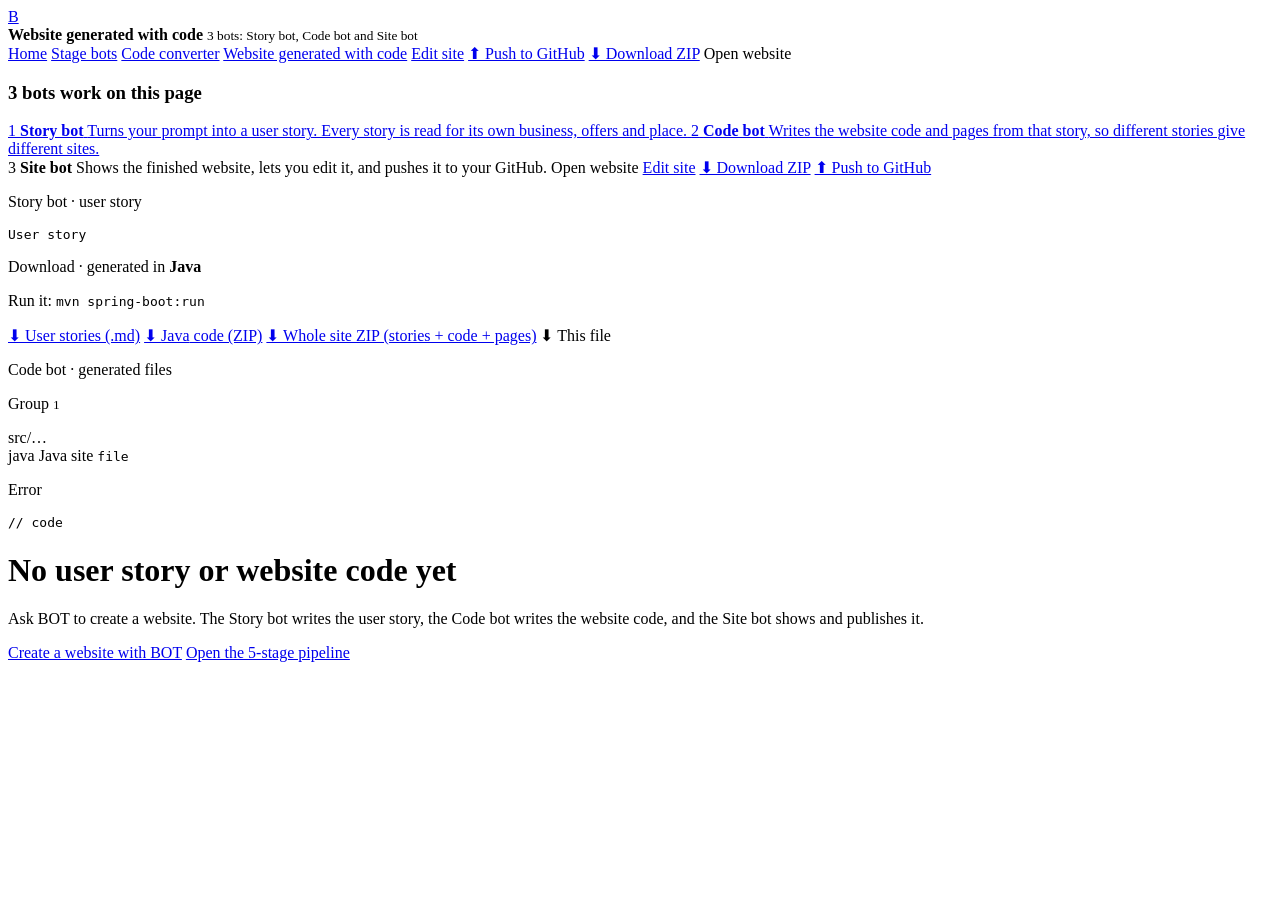
<file: archive/website-generated/templates/code.html>
<!DOCTYPE html>
<html lang="en" xmlns:th="http://www.thymeleaf.org">
<head>
    <meta charset="UTF-8"/>
    <meta name="viewport" content="width=device-width, initial-scale=1"/>
    <title>BOT · Website generated with code</title>
    <link href="https://fonts.googleapis.com/css2?family=Source+Serif+4:opsz,wght@8..60,500;8..60,600;8..60,700&family=Public+Sans:wght@400;500;600;700&family=IBM+Plex+Mono:wght@400;500&display=swap" rel="stylesheet"/>
    <link rel="stylesheet" th:href="@{/css/style.css}"/>
    <link rel="stylesheet" th:href="@{/css/code.css}"/>
        <link rel="stylesheet" th:href="@{/css/site.css}"/>
    <link rel="stylesheet" th:href="@{/css/mobile.css}"/>
</head>
<body class="code-app">
<header class="code-top">
    <div class="code-brand">
        <a class="rail-mark" href="/">B</a>
        <div>
            <strong>Website generated with code</strong>
            <small>3 bots: Story bot, Code bot and Site bot</small>
        </div>
    </div>
    <nav class="code-actions">
        <span class="run-timer done" id="lastRun" th:if="${lastRunMs != null}" th:attr="data-ms=${lastRunMs}"></span>
        <a class="btn ghost" href="/">Home</a>
        <a class="btn ghost" href="/stages">Stage bots</a>
        <a class="btn ghost" href="/convert">Code converter</a>
        <a class="btn ghost" href="/code" aria-current="page">Website generated with code</a>
        <a class="btn ghost" href="/edit">Edit site</a>
        <a class="btn ghost" href="#" data-site-push th:attr="data-host=${isHost}">&#11014; Push to GitHub</a>
        <a class="btn" th:if="${hasCode or hasUserStory}" href="/download/site.zip" id="downloadZip"
           title="Website and code in one ZIP">&#11015; Download ZIP</a>
        <a class="btn" th:if="${previewUrl}" th:href="${previewUrl}">Open website</a>
    </nav>
</header>

<section class="three-bots" aria-label="The 3 bots on this page">
    <h3>3 bots work on this page</h3>
    <div class="bot-trio">
        <a class="bot-card" href="#story-bot">
            <span class="bot-num">1</span>
            <strong>Story bot</strong>
            <span>Turns your prompt into a user story. Every story is read for its own business, offers and place.</span>
        </a>
        <a class="bot-card" href="#code-bot">
            <span class="bot-num">2</span>
            <strong>Code bot</strong>
            <span>Writes the website code and pages from that story, so different stories give different sites.</span>
        </a>
        <div class="bot-card">
            <span class="bot-num">3</span>
            <strong>Site bot</strong>
            <span>Shows the finished website, lets you edit it, and pushes it to your GitHub.</span>
            <span class="bot-links">
                <a th:if="${previewUrl}" th:href="${previewUrl}">Open website</a>
                <a href="/edit">Edit site</a>
                <a th:if="${hasCode or hasUserStory}" href="/download/site.zip">&#11015; Download ZIP</a>
                <a href="#" data-site-push th:attr="data-host=${isHost}">&#11014; Push to GitHub</a>
            </span>
        </div>
    </div>
</section>

<section class="story-banner" id="story-bot" th:if="${hasUserStory}">
    <div class="story-banner-inner">
        <p class="pipe-label">Story bot · user story</p>
        <pre class="story-pre" th:text="${userStoryText}">User story</pre>
    </div>
</section>

<section class="downloads-panel" id="downloads" th:if="${hasCode or hasUserStory}">
    <div class="downloads-inner">
        <p class="pipe-label">Download · generated in <strong th:text="${siteLanguage}">Java</strong></p>
        <p class="downloads-run" th:if="${bundle.runCommand}">Run it: <code th:text="${bundle.runCommand}">mvn spring-boot:run</code></p>
        <p class="downloads-actions">
            <a class="btn ghost" th:if="${hasUserStory}" href="/code/download/stories" id="dlStories">&#11015; User stories (.md)</a>
            <a class="btn ghost" th:if="${hasCode}" href="/code/download/code.zip" id="dlCode">&#11015; <span th:text="${siteLanguage}">Java</span> code (ZIP)</a>
            <a class="btn" th:if="${hasCode or hasUserStory}" href="/code/download/site.zip" id="dlSite">&#11015; Whole site ZIP (stories + code + pages)</a>
            <a class="btn ghost" th:if="${selected}" th:href="'/code/download/file?file=' + ${#uris.escapeQueryParam(selected)}" id="dlFile">&#11015; This file</a>
        </p>
    </div>
</section>

<main class="code-layout" id="code-bot" th:if="${hasCode}">
    <aside class="code-files">
        <p class="pipe-label">Code bot · generated files</p>
        <div th:each="g : ${groups}" class="file-group" th:attr="data-group=${g.id}">
            <p class="group-title" th:attr="title=${g.hint}">
                <span th:text="${g.title}">Group</span>
                <small th:text="${#lists.size(g.files)}">1</small>
            </p>
            <a th:each="f : ${g.files}"
               class="file-link"
               th:classappend="${f == selected} ? ' active' : ''"
               th:href="@{/code(file=${f})}"
               th:text="${f}">src/…</a>
        </div>
    </aside>
    <section class="code-pane">
        <div class="code-meta">
            <span class="lang" th:text="${language}">java</span>
            <span class="lang site-lang" th:text="${siteLanguage} + ' site'">Java site</span>
            <code th:text="${selected}">file</code>
        </div>
        <p class="code-error" th:if="${error}" th:text="${error}">Error</p>
        <pre th:if="${content}"><code th:text="${content}">// code</code></pre>
    </section>
</main>

<main class="code-empty" th:unless="${hasCode}">
    <div class="bubble">
        <h1>No user story or website code yet</h1>
        <p>Ask BOT to create a website. The Story bot writes the user story, the Code bot writes the website code, and the Site bot shows and publishes it.</p>
        <p class="actions"><a class="btn" href="/">Create a website with BOT</a>
            <a class="btn ghost" href="/stages">Open the 5-stage pipeline</a></p>
    </div>
</main>
<script th:src="@{/js/runtimer.js}"></script>
<script th:src="@{/js/runcontrol.js}"></script>
<script th:src="@{/js/menu.js}"></script>
<script th:src="@{/js/sitepush.js}"></script>
<script>
  (function () {
    var el = document.getElementById('lastRun');
    if (el) el.textContent = 'Generated in ' + RunTimer.format(Number(el.getAttribute('data-ms')));
  })();
</script>
</body>
</html>
</file>
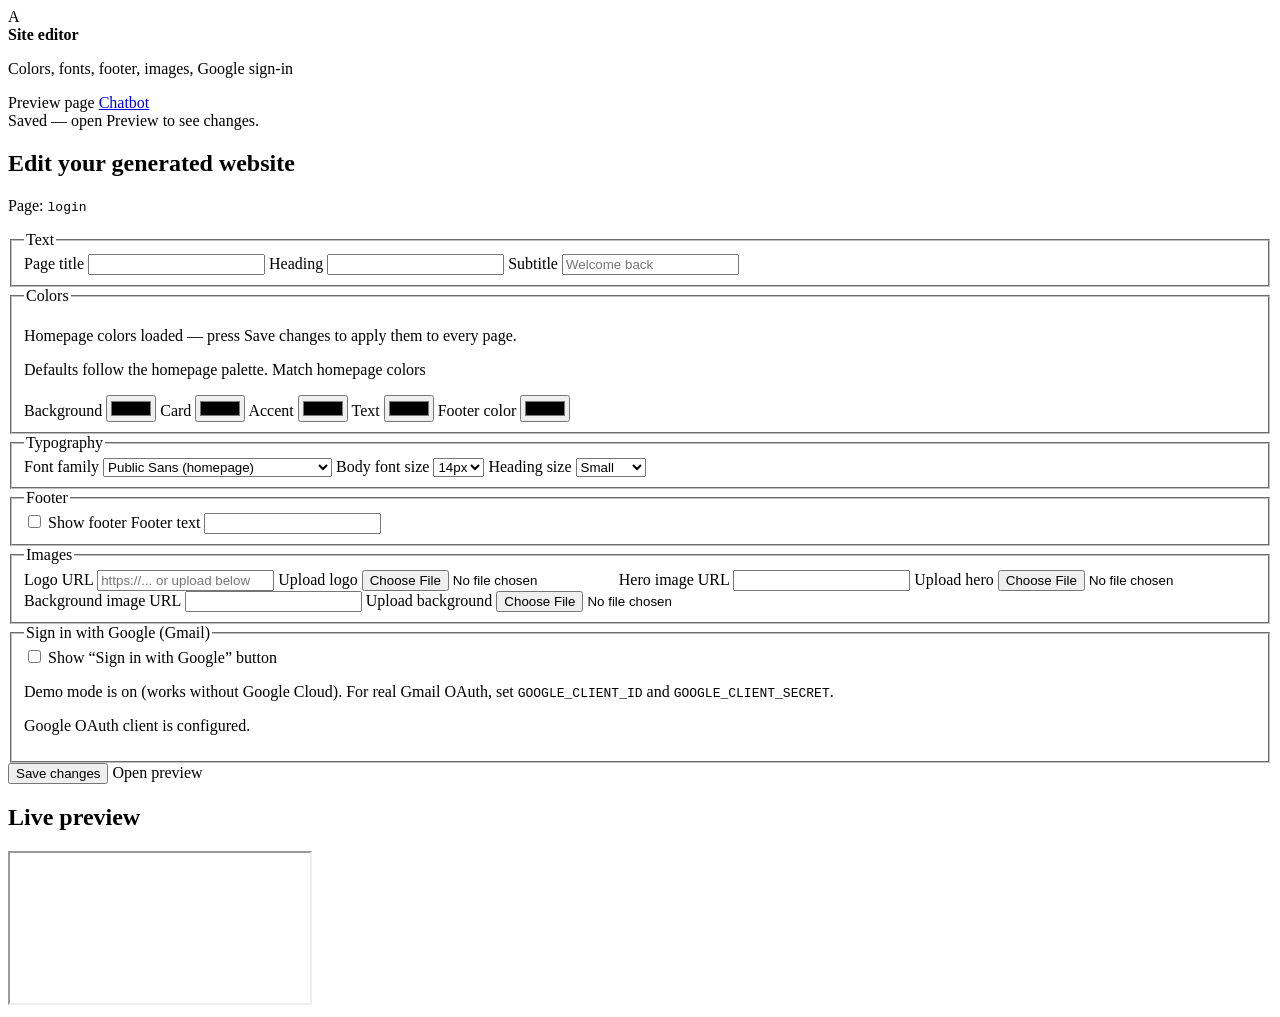
<file: archive/website-generated/templates/editor.html>
<!DOCTYPE html>
<html lang="en" xmlns:th="http://www.thymeleaf.org">
<head>
    <meta charset="UTF-8"/>
    <meta name="viewport" content="width=device-width, initial-scale=1"/>
    <title>Edit site</title>
    <meta name="bot-skin" content="home-warm-paper-teal-v3"/>
    <link rel="preconnect" href="https://fonts.googleapis.com"/>
    <link rel="preconnect" href="https://fonts.gstatic.com" crossorigin="crossorigin"/>
    <link href="https://fonts.googleapis.com/css2?family=Source+Serif+4:opsz,wght@8..60,500;8..60,600;8..60,700&amp;family=Public+Sans:wght@400;500;600;700&amp;family=IBM+Plex+Mono:wght@400;500&amp;display=swap" rel="stylesheet"/>
    <link rel="stylesheet" th:href="@{/css/style.css(v='20261016c')}"/>
    <link rel="stylesheet" th:href="@{/css/editor.css(v='20261016c')}"/>
    <link rel="stylesheet" th:href="@{/css/mobile.css(v='20261016c')}"/>
</head>
<body class="editor-body" data-skin="bot-home" data-palette="paper-ece8e0 teal-2c5d68">
<header class="top">
    <div class="brand">
        <span class="mark">A</span>
        <div>
            <strong>Site editor</strong>
            <p>Colors, fonts, footer, images, Google sign-in</p>
        </div>
    </div>
    <div class="editor-actions">
        <a class="link-btn" th:href="${previewUrl}">Preview page</a>
        <a class="link-btn ghost" href="/">Chatbot</a>
    </div>
</header>

<main class="editor-layout">
    <section class="editor-panel">
        <div class="flash" th:if="${saved}">Saved — open Preview to see changes.</div>
        <h1>Edit your generated website</h1>
        <p class="lede">Page: <code th:text="${page}">login</code></p>

        <form th:action="@{/edit/{p}(p=${page})}" th:object="${style}" method="post" enctype="multipart/form-data">
            <fieldset>
                <legend>Text</legend>
                <label>Page title <input type="text" th:field="*{pageTitle}"/></label>
                <label>Heading <input type="text" th:field="*{heading}"/></label>
                <label>Subtitle <input type="text" th:field="*{subtitle}" placeholder="Welcome back"/></label>
            </fieldset>

            <fieldset>
                <legend>Colors</legend>
                <p class="hint" th:if="${matched}">Homepage colors loaded &mdash; press Save changes to apply them to every page.</p>
                <p class="hint">Defaults follow the homepage palette.
                    <a th:href="@{/edit/{p}(p=${page},match='home')}">Match homepage colors</a></p>
                <div class="color-grid">
                    <label>Background <input type="color" th:field="*{backgroundColor}"/></label>
                    <label>Card <input type="color" th:field="*{cardColor}"/></label>
                    <label>Accent <input type="color" th:field="*{accentColor}"/></label>
                    <label>Text <input type="color" th:field="*{textColor}"/></label>
                    <label>Footer color <input type="color" th:field="*{footerColor}"/></label>
                </div>
            </fieldset>

            <fieldset>
                <legend>Typography</legend>
                <label>Font family
                    <select th:field="*{fontFamily}">
                        <option value="'Public Sans', 'Segoe UI', system-ui, sans-serif">Public Sans (homepage)</option>
                        <option value="'Source Serif 4', Georgia, serif">Source Serif (homepage headings)</option>
                        <option value="Segoe UI, sans-serif">Segoe UI</option>
                        <option value="Georgia, serif">Georgia</option>
                        <option value="Arial, Helvetica, sans-serif">Arial</option>
                        <option value="'Trebuchet MS', sans-serif">Trebuchet</option>
                        <option value="'Courier New', monospace">Courier</option>
                        <option value="Verdana, sans-serif">Verdana</option>
                        <option value="system-ui, sans-serif">System UI</option>
                    </select>
                </label>
                <label>Body font size
                    <select th:field="*{fontSize}">
                        <option value="14px">14px</option>
                        <option value="16px">16px</option>
                        <option value="18px">18px</option>
                        <option value="20px">20px</option>
                        <option value="22px">22px</option>
                    </select>
                </label>
                <label>Heading size
                    <select th:field="*{headingSize}">
                        <option value="1.25rem">Small</option>
                        <option value="1.6rem">Medium</option>
                        <option value="2rem">Large</option>
                        <option value="2.4rem">XL</option>
                    </select>
                </label>
            </fieldset>

            <fieldset>
                <legend>Footer</legend>
                <label><input type="checkbox" name="showFooter" th:checked="*{showFooter}"/> Show footer</label>
                <label>Footer text <input type="text" th:field="*{footerText}"/></label>
            </fieldset>

            <fieldset>
                <legend>Images</legend>
                <label>Logo URL <input type="url" th:field="*{logoUrl}" placeholder="https://... or upload below"/></label>
                <label>Upload logo <input type="file" name="logoFile" accept="image/*"/></label>
                <label>Hero image URL <input type="url" th:field="*{heroImageUrl}"/></label>
                <label>Upload hero <input type="file" name="heroFile" accept="image/*"/></label>
                <label>Background image URL <input type="url" th:field="*{backgroundImageUrl}"/></label>
                <label>Upload background <input type="file" name="backgroundFile" accept="image/*"/></label>
            </fieldset>

            <fieldset>
                <legend>Sign in with Google (Gmail)</legend>
                <label><input type="checkbox" name="showGoogleSignIn" th:checked="*{showGoogleSignIn}"/> Show “Sign in with Google” button</label>
                <p class="hint" th:if="${!googleConfigured}">
                    Demo mode is on (works without Google Cloud). For real Gmail OAuth, set
                    <code>GOOGLE_CLIENT_ID</code> and <code>GOOGLE_CLIENT_SECRET</code>.
                </p>
                <p class="hint on" th:if="${googleConfigured}">Google OAuth client is configured.</p>
            </fieldset>

            <button type="submit">Save changes</button>
            <a class="secondary" th:href="${previewUrl}">Open preview</a>
        </form>
    </section>

    <aside class="preview-frame">
        <h2>Live preview</h2>
        <iframe th:src="${previewUrl}" title="Site preview"></iframe>
    </aside>
</main>
</body>
</html>
</file>
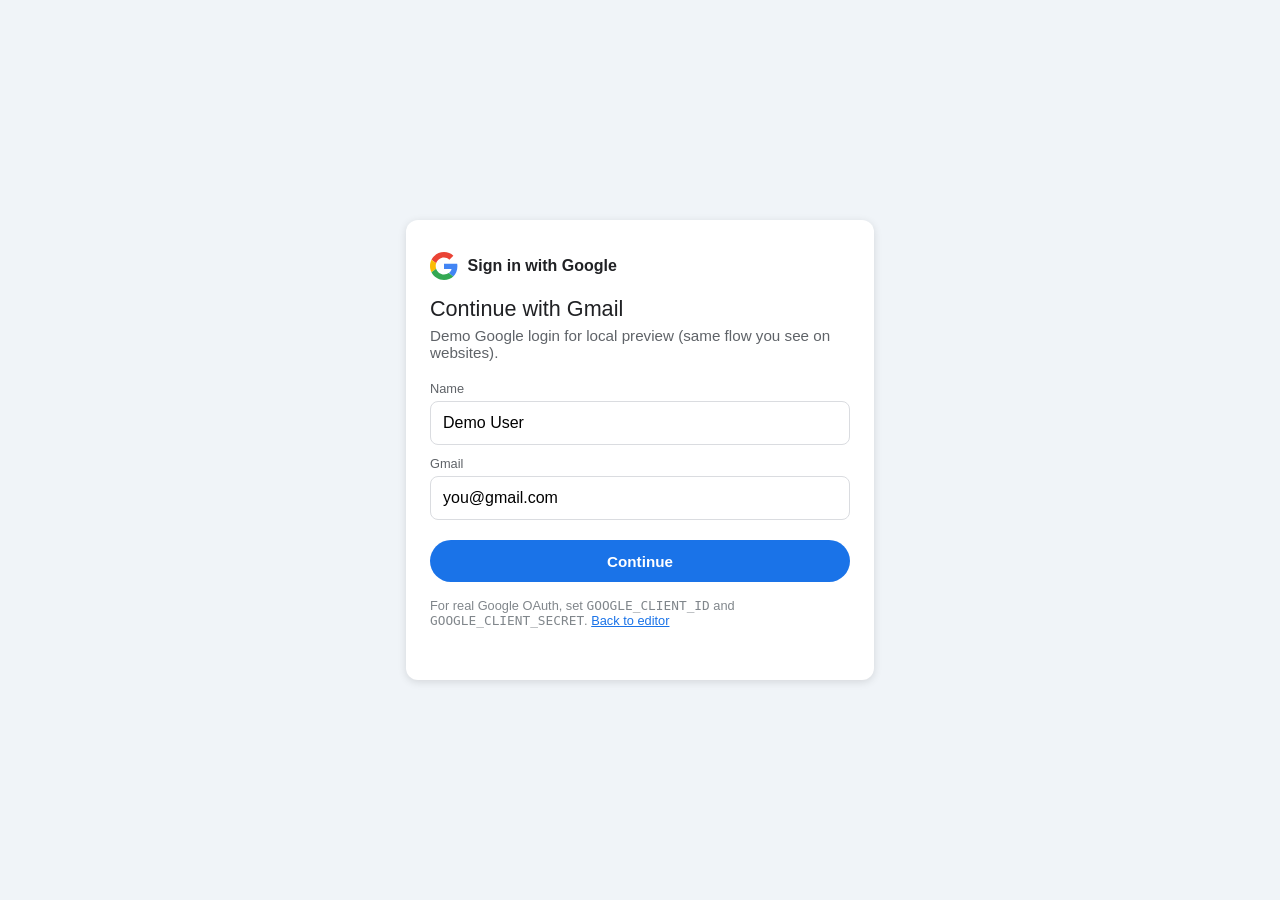
<file: archive/website-generated/templates/google-demo.html>
<!DOCTYPE html>
<html lang="en" xmlns:th="http://www.thymeleaf.org">
<head>
    <meta charset="UTF-8"/>
    <meta name="viewport" content="width=device-width, initial-scale=1"/>
    <title>Sign in with Google</title>
    <style>
        body {
            margin: 0; min-height: 100vh; display: grid; place-items: center;
            font-family: Roboto, "Segoe UI", sans-serif;
            background: #f0f4f8;
            color: #202124;
        }
        .box {
            width: min(420px, 92vw); background: #fff; border-radius: 12px;
            box-shadow: 0 2px 8px rgba(0,0,0,.12); padding: 2rem 1.5rem;
        }
        h1 { font-size: 1.35rem; margin: 0 0 .35rem; font-weight: 500; }
        p { color: #5f6368; margin: 0 0 1.25rem; font-size: .95rem; }
        label { display: block; font-size: .8rem; color: #5f6368; margin: .7rem 0 .3rem; }
        input {
            width: 100%; box-sizing: border-box; padding: .75rem; border: 1px solid #dadce0;
            border-radius: 8px; font: inherit;
        }
        button {
            margin-top: 1.25rem; width: 100%; padding: .8rem; border: 0; border-radius: 24px;
            background: #1a73e8; color: #fff; font-weight: 600; cursor: pointer; font-size: .95rem;
        }
        .google-mark { display: flex; align-items: center; gap: .6rem; margin-bottom: 1rem; }
        .note { margin-top: 1rem; font-size: .8rem; color: #80868b; }
        a { color: #1a73e8; }
    </style>
</head>
<body>
<div class="box">
    <div class="google-mark">
        <svg width="28" height="28" viewBox="0 0 48 48" aria-hidden="true">
            <path fill="#EA4335" d="M24 9.5c3.54 0 6.71 1.22 9.21 3.6l6.85-6.85C35.9 2.38 30.47 0 24 0 14.62 0 6.51 5.38 2.56 13.22l7.98 6.19C12.43 13.72 17.74 9.5 24 9.5z"/>
            <path fill="#4285F4" d="M46.98 24.55c0-1.57-.15-3.09-.38-4.55H24v9.02h12.94c-.58 2.96-2.26 5.48-4.78 7.18l7.73 6c4.51-4.18 7.09-10.36 7.09-17.65z"/>
            <path fill="#FBBC05" d="M10.53 28.59c-.48-1.45-.76-2.99-.76-4.59s.27-3.14.76-4.59l-7.98-6.19C.92 16.46 0 20.12 0 24c0 3.88.92 7.54 2.56 10.78l7.97-6.19z"/>
            <path fill="#34A853" d="M24 48c6.48 0 11.93-2.13 15.89-5.81l-7.73-6c-2.15 1.45-4.92 2.3-8.16 2.3-6.26 0-11.57-4.22-13.47-9.91l-7.98 6.19C6.51 42.62 14.62 48 24 48z"/>
        </svg>
        <strong>Sign in with Google</strong>
    </div>
    <h1>Continue with Gmail</h1>
    <p>Demo Google login for local preview (same flow you see on websites).</p>
    <form method="get" action="/auth/google/demo/complete">
        <label for="name">Name</label>
        <input id="name" name="name" value="Demo User"/>
        <label for="email">Gmail</label>
        <input id="email" name="email" type="email" value="you@gmail.com"/>
        <button type="submit">Continue</button>
    </form>
    <p class="note">For real Google OAuth, set <code>GOOGLE_CLIENT_ID</code> and <code>GOOGLE_CLIENT_SECRET</code>.
        <a href="/edit">Back to editor</a></p>
</div>
</body>
</html>
</file>
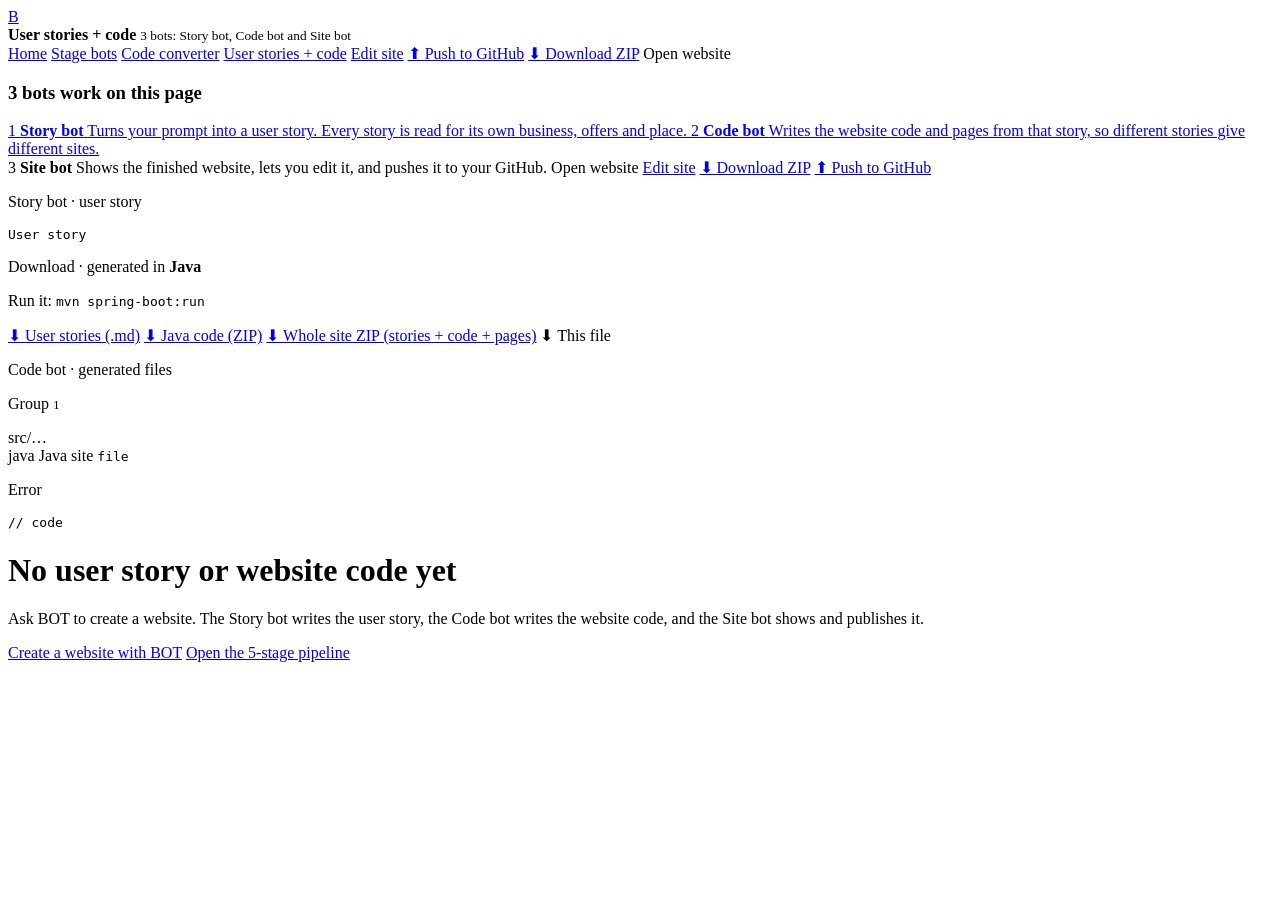
<file: src/main/resources/templates/code.html>
<!DOCTYPE html>
<html lang="en" xmlns:th="http://www.thymeleaf.org">
<head>
    <meta charset="UTF-8"/>
    <meta name="viewport" content="width=device-width, initial-scale=1"/>
    <title>BOT · User stories + code</title>
    <link href="https://fonts.googleapis.com/css2?family=Source+Serif+4:opsz,wght@8..60,500;8..60,600;8..60,700&family=Public+Sans:wght@400;500;600;700&family=IBM+Plex+Mono:wght@400;500&display=swap" rel="stylesheet"/>
    <link rel="stylesheet" th:href="@{/css/style.css}"/>
    <link rel="stylesheet" th:href="@{/css/code.css}"/>
        <link rel="stylesheet" th:href="@{/css/site.css}"/>
    <link rel="stylesheet" th:href="@{/css/mobile.css}"/>
</head>
<body class="code-app">
<header class="code-top">
    <div class="code-brand">
        <a class="rail-mark" href="/">B</a>
        <div>
            <strong>User stories + code</strong>
            <small>3 bots: Story bot, Code bot and Site bot</small>
        </div>
    </div>
    <nav class="code-actions">
        <span class="run-timer done" id="lastRun" th:if="${lastRunMs != null}" th:attr="data-ms=${lastRunMs}"></span>
        <a class="btn ghost" href="/">Home</a>
        <a class="btn ghost" href="/stages">Stage bots</a>
        <a class="btn ghost" href="/convert">Code converter</a>
        <a class="btn ghost" href="/code" aria-current="page">User stories + code</a>
        <a class="btn ghost" href="/edit">Edit site</a>
        <a class="btn ghost" href="#" data-site-push th:attr="data-host=${isHost}">&#11014; Push to GitHub</a>
        <a class="btn" th:if="${hasCode or hasUserStory}" href="/download/site.zip" id="downloadZip"
           title="User stories + code + website in one ZIP">&#11015; Download ZIP</a>
        <a class="btn" th:if="${previewUrl}" th:href="${previewUrl}">Open website</a>
    </nav>
</header>

<section class="three-bots" aria-label="The 3 bots on this page">
    <h3>3 bots work on this page</h3>
    <div class="bot-trio">
        <a class="bot-card" href="#story-bot">
            <span class="bot-num">1</span>
            <strong>Story bot</strong>
            <span>Turns your prompt into a user story. Every story is read for its own business, offers and place.</span>
        </a>
        <a class="bot-card" href="#code-bot">
            <span class="bot-num">2</span>
            <strong>Code bot</strong>
            <span>Writes the website code and pages from that story, so different stories give different sites.</span>
        </a>
        <div class="bot-card">
            <span class="bot-num">3</span>
            <strong>Site bot</strong>
            <span>Shows the finished website, lets you edit it, and pushes it to your GitHub.</span>
            <span class="bot-links">
                <a th:if="${previewUrl}" th:href="${previewUrl}">Open website</a>
                <a href="/edit">Edit site</a>
                <a th:if="${hasCode or hasUserStory}" href="/download/site.zip">&#11015; Download ZIP</a>
                <a href="#" data-site-push th:attr="data-host=${isHost}">&#11014; Push to GitHub</a>
            </span>
        </div>
    </div>
</section>

<section class="story-banner" id="story-bot" th:if="${hasUserStory}">
    <div class="story-banner-inner">
        <p class="pipe-label">Story bot · user story</p>
        <pre class="story-pre" th:text="${userStoryText}">User story</pre>
    </div>
</section>

<section class="downloads-panel" id="downloads" th:if="${hasCode or hasUserStory}">
    <div class="downloads-inner">
        <p class="pipe-label">Download · generated in <strong th:text="${siteLanguage}">Java</strong></p>
        <p class="downloads-run" th:if="${bundle.runCommand}">Run it: <code th:text="${bundle.runCommand}">mvn spring-boot:run</code></p>
        <p class="downloads-actions">
            <a class="btn ghost" th:if="${hasUserStory}" href="/code/download/stories" id="dlStories">&#11015; User stories (.md)</a>
            <a class="btn ghost" th:if="${hasCode}" href="/code/download/code.zip" id="dlCode">&#11015; <span th:text="${siteLanguage}">Java</span> code (ZIP)</a>
            <a class="btn" th:if="${hasCode or hasUserStory}" href="/code/download/site.zip" id="dlSite">&#11015; Whole site ZIP (stories + code + pages)</a>
            <a class="btn ghost" th:if="${selected}" th:href="'/code/download/file?file=' + ${#uris.escapeQueryParam(selected)}" id="dlFile">&#11015; This file</a>
        </p>
    </div>
</section>

<main class="code-layout" id="code-bot" th:if="${hasCode}">
    <aside class="code-files">
        <p class="pipe-label">Code bot · generated files</p>
        <div th:each="g : ${groups}" class="file-group" th:attr="data-group=${g.id}">
            <p class="group-title" th:attr="title=${g.hint}">
                <span th:text="${g.title}">Group</span>
                <small th:text="${#lists.size(g.files)}">1</small>
            </p>
            <a th:each="f : ${g.files}"
               class="file-link"
               th:classappend="${f == selected} ? ' active' : ''"
               th:href="@{/code(file=${f})}"
               th:text="${f}">src/…</a>
        </div>
    </aside>
    <section class="code-pane">
        <div class="code-meta">
            <span class="lang" th:text="${language}">java</span>
            <span class="lang site-lang" th:text="${siteLanguage} + ' site'">Java site</span>
            <code th:text="${selected}">file</code>
        </div>
        <p class="code-error" th:if="${error}" th:text="${error}">Error</p>
        <pre th:if="${content}"><code th:text="${content}">// code</code></pre>
    </section>
</main>

<main class="code-empty" th:unless="${hasCode}">
    <div class="bubble">
        <h1>No user story or website code yet</h1>
        <p>Ask BOT to create a website. The Story bot writes the user story, the Code bot writes the website code, and the Site bot shows and publishes it.</p>
        <p class="actions"><a class="btn" href="/">Create a website with BOT</a>
            <a class="btn ghost" href="/stages">Open the 5-stage pipeline</a></p>
    </div>
</main>
<script th:src="@{/js/runtimer.js}"></script>
<script th:src="@{/js/runcontrol.js}"></script>
<script th:src="@{/js/menu.js}"></script>
<script th:src="@{/js/sitepush.js}"></script>
<script>
  (function () {
    var el = document.getElementById('lastRun');
    if (el) el.textContent = 'Generated in ' + RunTimer.format(Number(el.getAttribute('data-ms')));
  })();
</script>
</body>
</html>
</file>
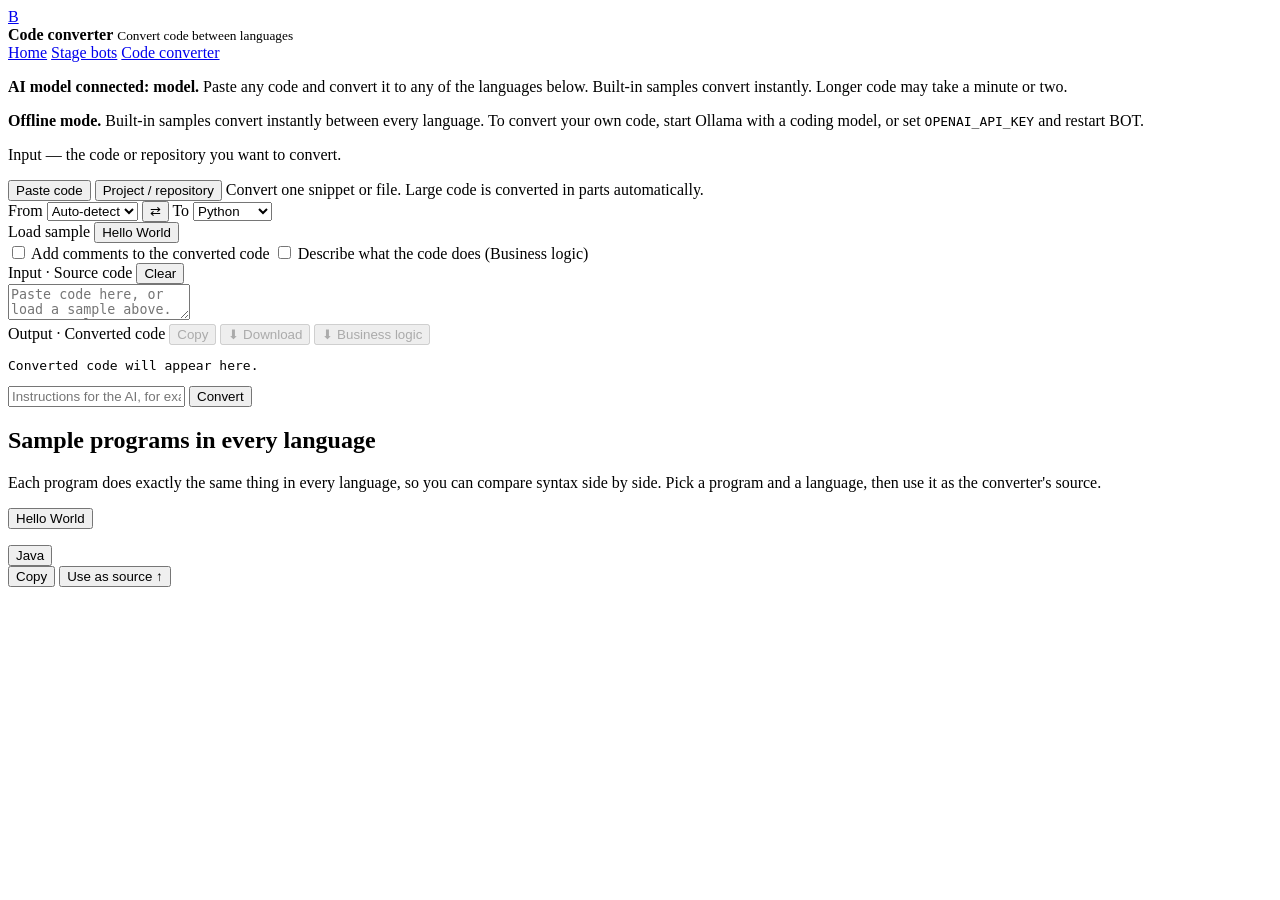
<file: src/main/resources/templates/convert.html>
<!DOCTYPE html>
<html lang="en" xmlns:th="http://www.thymeleaf.org">
<head>
    <meta charset="UTF-8"/>
    <meta name="viewport" content="width=device-width, initial-scale=1"/>
    <title>BOT · Code converter</title>
    <link href="https://fonts.googleapis.com/css2?family=IBM+Plex+Mono:wght@400;500&display=swap" rel="stylesheet"/>
    <link rel="stylesheet" th:href="@{/css/style.css}"/>
    <link rel="stylesheet" th:href="@{/css/code.css}"/>
    <link rel="stylesheet" th:href="@{/css/convert.css(v='20261023a')}"/>
    <link rel="stylesheet" th:href="@{/css/site.css}"/>
    <link rel="stylesheet" th:href="@{/css/mobile.css}"/>
</head>
<body class="code-app">
<header class="code-top">
    <div class="code-brand">
        <a class="rail-mark" href="/">B</a>
        <div>
            <strong>Code converter</strong>
            <small th:text="'Convert code between ' + ${#lists.size(allLanguages)} + ' languages. ' + ${#lists.size(samples)} + ' sample programs in ' + ${#lists.size(languages)} + ' of them.'">Convert code between languages</small>
        </div>
    </div>
    <nav class="code-actions">
        <a class="btn ghost" href="/">Home</a>
        <a class="btn ghost" href="/stages">Stage bots</a>
        <a class="btn ghost" href="/convert" aria-current="page">Code converter</a>
    </nav>
</header>

<main class="convert-main">
    <section class="convert-status" th:classappend="${llmReady} ? ' on' : ' off'">
        <span class="dot"></span>
        <p th:if="${llmReady}"><strong>AI model connected: <span th:text="${llmName}">model</span>.</strong> Paste any code and convert it to any of the languages below. Built-in samples convert instantly. Longer code may take a minute or two.</p>
        <p th:unless="${llmReady}"><strong>Offline mode.</strong> Built-in samples convert instantly between every language. To convert your own code, start Ollama with a coding model, or set <code>OPENAI_API_KEY</code> and restart BOT.</p>
    </section>

    <section class="convert-card">
        <p class="io-banner input-banner">Input — the code or repository you want to convert.</p>
        <div class="mode-tabs" role="tablist">
            <button type="button" class="mode-tab active" data-mode="paste">Paste code</button>
            <button type="button" class="mode-tab" data-mode="project">Project / repository</button>
            <span class="mode-hint" id="modeHint">Convert one snippet or file. Large code is converted in parts automatically.</span>
        </div>
        <div class="convert-controls">
            <label class="lang-pick">
                <span>From</span>
                <select id="sourceLang">
                    <option value="auto">Auto-detect</option>
                    <optgroup label="With offline samples">
                        <option th:each="l : ${languages}" th:value="${l.id()}" th:text="${l.name()}">Java</option>
                    </optgroup>
                    <optgroup label="More languages">
                        <option th:each="l : ${moreLanguages}" th:value="${l.id()}" th:text="${l.name()}">Scala</option>
                    </optgroup>
                    <option value="other">Other</option>
                </select>
                <input type="text" id="sourceOther" class="lang-other" maxlength="60" placeholder="Source language, for example Hack" hidden/>
            </label>
            <button type="button" class="swap" id="swapBtn" title="Swap languages" aria-label="Swap languages">&#8644;</button>
            <label class="lang-pick">
                <span>To</span>
                <select id="targetLang">
                    <optgroup label="With offline samples">
                        <option th:each="l : ${languages}" th:value="${l.id()}" th:text="${l.name()}"
                                th:selected="${l.id() == 'python'}">Python</option>
                    </optgroup>
                    <optgroup label="More languages">
                        <option th:each="l : ${moreLanguages}" th:value="${l.id()}" th:text="${l.name()}">Scala</option>
                    </optgroup>
                    <option value="other">Other</option>
                </select>
                <input type="text" id="targetOther" class="lang-other" maxlength="60" placeholder="Target language, for example Mojo" hidden/>
            </label>
            <div class="sample-loader" id="sampleLoader">
                <span>Load sample</span>
                <button type="button" class="chip" th:each="s : ${samples}" th:attr="data-sample=${s.id()}" th:text="${s.title()}">Hello World</button>
            </div>
        </div>

        <div class="convert-options">
            <label class="check"><input type="checkbox" id="optComments"/> Add comments to the converted code</label>
            <label class="check"><input type="checkbox" id="optLogic"/> Describe what the code does (Business logic)</label>
        </div>

        <div id="pasteMode">
        <div class="convert-panes">
            <div class="pane">
                <div class="pane-head">
                    <span class="pane-title">Input · Source code</span>
                    <span class="badge subtle" id="detectedBadge" hidden></span>
                    <button type="button" class="link-btn" id="clearBtn">Clear</button>
                </div>
                <textarea id="sourceCode" spellcheck="false" autocomplete="off"
                          placeholder="Paste code here, or load a sample above. Press Ctrl+Enter to convert."></textarea>
            </div>
            <div class="pane">
                <div class="pane-head">
                    <span class="pane-title">Output · Converted code</span>
                    <span class="badge" id="modeBadge" hidden></span>
                    <button type="button" class="link-btn" id="copyBtn" disabled>Copy</button>
                    <button type="button" class="link-btn dl-btn" id="downloadBtn" disabled>&#11015; Download</button>
                    <button type="button" class="link-btn dl-btn" id="logicBtn" disabled title="Download the business logic as Markdown">&#11015; Business logic</button>
                </div>
                <pre class="output" id="output"><code id="outputCode" class="placeholder">Converted code will appear here.</code></pre>
            </div>
        </div>

        <div class="convert-actions">
            <input type="text" id="instructions" maxlength="500"
                   placeholder="Instructions for the AI, for example use a class or use streams"/>
            <button type="button" class="btn convert-btn" id="convertBtn">Convert</button>
        </div>
        <p class="convert-message" id="message" role="status" aria-live="polite"></p>
        <p class="run-timer-row"><span id="convertTimer"></span></p>

        <div class="convert-details" id="details" hidden>
            <div>
                <p class="pipe-label">What the code does</p>
                <pre class="explanation" id="explanation"></pre>
            </div>
            <div>
                <p class="pipe-label">Run it</p>
                <code class="run-cmd" id="runCommand"></code>
                <p class="saved" id="savedFile"></p>
                <button type="button" class="btn small dl-main" id="downloadBtn2">&#11015; Download converted code</button>
                <button type="button" class="btn ghost small" id="logicBtn2">&#11015; Download business logic</button>
            </div>
        </div>
        <div class="business" id="businessBox" hidden>
            <p class="pipe-label">Describe what the code does (Business logic)</p>
            <div class="business-text" id="businessText"></div>
        </div>
        </div>

        <div id="projectMode" hidden>
            <p class="field-help public-notice" id="publicModeNotice" th:if="${publicMode}" th:text="${publicModeNotice}"></p>
            <div class="source-kinds" role="tablist">
                <button type="button" class="chip active" data-kind="git">GitHub / Git link</button>
                <button type="button" class="chip" data-kind="upload">Upload files, folder or ZIP</button>
                <button type="button" class="chip" data-kind="local" th:if="${allowLocalPaths}">Folder on this computer</button>
            </div>
            <div class="project-form">
                <div class="kind-fields" data-kind="git">
                    <p class="io-tag">Input repository — the GitHub link of the code to convert. This is not the output.</p>
                    <label class="field wide"><span>Input repository URL</span>
                        <input type="text" id="repoUrl" placeholder="https://github.com/owner/repo.git"/></label>
                    <label class="field"><span>Input branch</span>
                        <input type="text" id="repoBranch" placeholder="main"/></label>
                </div>
                <div class="kind-fields" data-kind="upload" hidden>
                    <div class="upload-picks">
                        <div class="upload-pick">
                            <label class="upload-btn" for="uploadFiles">
                                <span class="u-title">Upload files or a ZIP</span>
                                <span class="u-sub">One or more source files, or a .zip of the project</span>
                            </label>
                            <input type="file" id="uploadFiles" class="u-input" multiple="multiple"/>
                            <span class="u-count">Nothing chosen yet</span>
                        </div>
                        <div class="upload-pick">
                            <label class="upload-btn" for="uploadFolder">
                                <span class="u-title">Upload a whole folder</span>
                                <span class="u-sub">Keeps sub-folders; node_modules, .git and build output are skipped</span>
                            </label>
                            <input type="file" id="uploadFolder" class="u-input" webkitdirectory="webkitdirectory" directory="directory" multiple="multiple"/>
                            <span class="u-count">Nothing chosen yet</span>
                        </div>
                    </div>
                    <p class="handoff-note" id="handoffNote" hidden></p>
                </div>
                <div class="kind-fields" data-kind="local" hidden th:if="${allowLocalPaths}">
                    <label class="field wide"><span>Folder path on the machine running BOT</span>
                        <input type="text" id="localPath" placeholder="C:\Users\me\projects\my-java-app"/></label>
                </div>
                <div class="kind-fields always">
                    <label class="field"><span>Only this sub-folder</span>
                        <input type="text" id="subfolder" placeholder="src/main/java"/></label>
                    <label class="field wide"><span>Instructions for the AI</span>
                        <input type="text" id="projectInstructions" maxlength="500" placeholder="For example: use dataclasses, keep method names"/></label>
                    <button type="button" class="btn convert-btn" id="startJobBtn">Convert project</button>
                </div>
                <p class="field-help">Every source file in every sub-folder is converted. Files are converted in dependency order, so each file
                    imports the already-converted modules it uses. Build folders such as target, build, node_modules, and .git are skipped.
                    Resource files are copied unchanged.</p>
            </div>
            <div class="recent-jobs" id="recentJobs" hidden>
                <span>Previous conversions</span>
                <select id="recentSelect"></select>
                <a class="btn ghost small disabled" id="recentZipBtn" href="#">&#11015; Download ZIP</a>
            </div>
        </div>
        <p class="convert-message" id="jobMessage" role="status" aria-live="polite"></p>

        <div class="job-panel" id="jobPanel" hidden>
            <p class="io-banner output-banner">Output — the converted files. Download the ZIP, or push them to an output repository.</p>
            <div class="job-head">
                <div>
                    <strong id="jobTitle">Conversion</strong>
                    <small id="jobMeta"></small>
                </div>
                <div class="job-buttons">
                    <a class="btn ghost small" id="zipBtn" href="#">&#11015; Download all as ZIP</a>
                    <button type="button" class="btn ghost small" id="closeJobBtn" title="Close this conversion and start a new one">Close / new conversion</button>
                </div>
            </div>
            <div class="done-banner" id="doneBanner" hidden>
                <span>&#10004; Conversion finished</span>
                <a class="btn small" id="doneZipBtn" href="#">&#11015; Download all converted code as ZIP</a>
            </div>
            <div class="progress"><div class="bar" id="jobBar"></div></div>
            <p class="job-status" id="jobStatus"></p>
            <p class="run-timer-row"><span id="jobTimer"></span></p>

            <div class="job-body">
                <aside class="file-tree">
                    <div class="tree-head">
                        <span>Converted files</span>
                    </div>
                    <ul id="fileList"></ul>
                </aside>
                <div class="file-view">
                    <div class="pane">
                        <div class="pane-head">
                            <span class="pane-title" id="filePath">Select a file</span>
                            <button type="button" class="view-tab active" data-view="converted">Converted</button>
                            <button type="button" class="view-tab" data-view="original">Original</button>
                            <button type="button" class="view-tab" data-view="logic">Business logic</button>
                        </div>
                        <textarea id="fileEditor" spellcheck="false" placeholder="Pick a file on the left to open it."></textarea>
                        <pre class="output" id="fileReadonly" hidden><code id="fileReadonlyCode"></code></pre>
                        <div class="business-text dark" id="fileLogic" hidden></div>
                    </div>
                    <div class="file-actions">
                        <span class="saved" id="fileNotes"></span>
                        <button type="button" class="btn ghost small" id="saveFileBtn" disabled>Save changes</button>
                        <button type="button" class="btn ghost small" id="downloadFileBtn" disabled>&#11015; Download file</button>
                        <button type="button" class="btn ghost small" id="downloadLogicBtn" disabled>&#11015; Download business logic</button>
                    </div>
                </div>
            </div>

            <div class="push-box">
                <p class="pipe-label">Output repository</p>
                <p class="io-tag">This GitHub link is the output. Converted code is pushed here. It is not the input repository.</p>
                <div class="push-fields">
                    <label class="field wide"><span>Output repository URL</span>
                        <input type="text" id="pushRepo" placeholder="https://github.com/owner/repo.git"/></label>
                    <label class="field"><span>New branch</span>
                        <input type="text" id="pushBranch" placeholder="converted/python"/></label>
                    <label class="field"><span>Based on</span>
                        <input type="text" id="pushBase" placeholder="main"/></label>
                    <label class="field"><span>Folder in repo</span>
                        <input type="text" id="pushFolder" placeholder="converted/python"/></label>
                    <label class="field wide"><span>Commit message</span>
                        <input type="text" id="pushMessage" placeholder="Convert project to Python"/></label>
                    <label class="field wide"><span th:text="${isHost} ? 'GitHub token. Leave blank to use the saved login on this computer.' : 'Your GitHub token'">Token</span>
                        <input type="password" id="pushToken" autocomplete="off" placeholder="ghp_... or github_pat_..."/></label>
                    <label class="check wide"><input type="checkbox" id="pushPull" checked="checked"/>
                        Pull first: start from the latest code on that branch, then add these files</label>
                    <button type="button" class="btn convert-btn" id="pushBtn">&#11014; Push to GitHub</button>
                </div>
                <p class="field-help" th:text="${isHost} ? 'The token is used for this push only; it is never saved or logged. A new branch is created so your main branch is not changed; open the link to review it and raise a pull request.' : 'Needs a GitHub personal access token with repo access. It is used for this push only and is never saved or logged. A new branch is created so your main branch is not changed; open the link to review it and raise a pull request.'">Note</p>
                <p class="convert-message" id="pushMessageOut"></p>
            </div>
        </div>
    </section>

    <section class="convert-card gallery">
        <h2>Sample programs in every language</h2>
        <p class="gallery-lead">Each program does exactly the same thing in every language, so you can compare syntax side by side. Pick a program and a language, then use it as the converter's source.</p>
        <div class="tab-row" id="sampleTabs" role="tablist">
            <button type="button" class="tab" th:each="s : ${samples}" th:attr="data-sample=${s.id()}" th:text="${s.title()}">Hello World</button>
        </div>
        <p class="sample-desc" id="sampleDesc"></p>
        <div class="tab-row lang-row" id="langTabs" role="tablist">
            <button type="button" class="tab small" th:each="l : ${languages}" th:attr="data-lang=${l.id()}" th:text="${l.name()}">Java</button>
        </div>
        <div class="pane gallery-pane">
            <div class="pane-head">
                <span class="pane-title" id="galleryLabel"></span>
                <button type="button" class="link-btn" id="galleryCopyBtn">Copy</button>
                <button type="button" class="link-btn strong" id="useSampleBtn">Use as source &uarr;</button>
            </div>
            <pre class="output"><code id="galleryCode"></code></pre>
            <p class="saved" id="galleryRun"></p>
        </div>
    </section>
</main>

<script th:src="@{/js/runtimer.js}"></script>
<script th:src="@{/js/runcontrol.js}"></script>
<script th:src="@{/js/menu.js}"></script>
<script th:src="@{/js/botshare.js}"></script>
<script th:src="@{/js/upload.js}"></script>
<script th:inline="javascript">
  const LANGUAGES = /*[[${allLanguages}]]*/ [];
const ALLOW_LOCAL = /*[[${allowLocalPaths}]]*/ true;
  const SAMPLES = /*[[${samples}]]*/ [];

  const $ = (id) => document.getElementById(id);
  const sourceLang = $('sourceLang');
  const targetLang = $('targetLang');
  const sourceCode = $('sourceCode');
  const otherInput = (select) => $(select === sourceLang ? 'sourceOther' : 'targetOther');

  /** The language sent to BOT: the selected id, or the typed name for "Other". */
  function langValue(select) {
    if (select.value !== 'other') return select.value;
    const typed = otherInput(select).value.trim();
    return typed || (select === sourceLang ? 'auto' : '');
  }
  function langLabel(select) {
    return select.value === 'other' ? (otherInput(select).value.trim() || 'the typed language')
      : select.options[select.selectedIndex].text;
  }
  function syncOther() {
    [sourceLang, targetLang].forEach((s) => { otherInput(s).hidden = s.value !== 'other'; });
  }
  sourceLang.addEventListener('change', syncOther);
  targetLang.addEventListener('change', syncOther);
  let lastResult = null;
  let gallerySample = SAMPLES.length ? SAMPLES[0].id : null;
  let galleryLang = 'java';

  const langById = (id) => LANGUAGES.find((l) => l.id === id);
  const sampleById = (id) => SAMPLES.find((s) => s.id === id);

  function pickOtherTarget(sourceId) {
    if (targetLang.value === sourceId) {
      targetLang.value = sourceId === 'python' ? 'java' : 'python';
    }
  }

  function setSource(languageId, code) {
    sourceLang.value = languageId;
    syncOther();
    sourceCode.value = code;
    pickOtherTarget(languageId);
    $('detectedBadge').hidden = true;
    saveSoon();
  }

  function loadSample(sampleId) {
    const sample = sampleById(sampleId);
    if (!sample) return;
    let lang = sourceLang.value;
    if (lang === 'auto' || !sample.code[lang]) lang = 'java';
    setSource(lang, sample.code[lang]);
    sourceCode.focus();
  }

  function setMessage(text, kind) {
    const el = $('message');
    el.textContent = text || '';
    el.className = 'convert-message' + (kind ? ' ' + kind : '');
  }

  function renderResult(data) {
    lastResult = data.success ? data : null;
    const out = $('outputCode');
    $('copyBtn').disabled = !data.success;
    $('downloadBtn').disabled = !data.success;
    $('logicBtn').disabled = !data.success;
    if (!data.success) {
      out.textContent = 'Converted code will appear here.';
      out.className = 'placeholder';
      $('modeBadge').hidden = true;
      $('details').hidden = true;
      setMessage(data.message || 'Conversion failed.', 'error');
      return;
    }
    out.textContent = data.convertedCode;
    out.className = '';
    const badge = $('modeBadge');
    badge.hidden = false;
    badge.textContent = { 'sample-library': 'Sample library', llm: 'LLM', passthrough: 'Unchanged' }[data.mode] || data.mode;
    badge.className = 'badge ' + data.mode;
    if (sourceLang.value === 'auto' && data.sourceLanguage) {
      const detected = $('detectedBadge');
      detected.hidden = false;
      detected.textContent = 'Detected: ' + data.sourceLanguage;
    }
    $('details').hidden = false;
    $('explanation').textContent = data.explanation || '';
    $('runCommand').textContent = data.runCommand || 'See the target language toolchain docs.';
    $('savedFile').textContent = data.outputFile ? 'Saved to generated-app/' + data.outputFile : '';
    $('businessBox').hidden = !data.businessLogic;
    if (data.businessLogic) renderLogic($('businessText'), data.businessLogic);
    setMessage(data.message, 'ok');
  }

  const LOGIC_HEADING = /^(?:#+\s*)?\**\s*(Whole project|Summary|Business rules|Inputs and outputs|Validations and edge cases|Edge cases and errors|Dependencies)\s*\**\s*:?\s*\**\s*(.*)$/i;

  function renderLogic(el, text) {
    el.innerHTML = '';
    let list = null;
    (text || '').split('\n').forEach((raw) => {
      const line = raw.replace(/\*\*/g, '').trim();
      if (!line) { list = null; return; }
      const heading = line.match(LOGIC_HEADING);
      if (heading) {
        const h = document.createElement('h4');
        h.textContent = heading[1];
        el.appendChild(h);
        list = null;
        if (heading[2]) {
          const p = document.createElement('p');
          p.textContent = heading[2];
          el.appendChild(p);
        }
        return;
      }
      const item = line.match(/^(?:[-*•]|\d+[.)])\s+(.*)$/);
      if (item) {
        if (!list) { list = document.createElement('ul'); el.appendChild(list); }
        const li = document.createElement('li');
        li.textContent = item[1];
        list.appendChild(li);
        return;
      }
      if (line.startsWith('#')) {
        const h = document.createElement('h4');
        h.textContent = line.replace(/^#+\s*/, '');
        el.appendChild(h);
        list = null;
        return;
      }
      const p = document.createElement('p');
      p.textContent = line;
      el.appendChild(p);
      list = null;
    });
  }

  const LARGE_PASTE = 15000;
  const PASTE_RUN = 'paste-conversion';
  let pasteAbort = null;
  let pasteStopped = false;

  async function convert() {
    if ($('convertBtn').disabled) return; // a conversion is already running (Ctrl+Enter must not start a second one)
    const code = sourceCode.value;
    if (!code.trim()) {
      setMessage('Paste some code to convert, or load one of the samples.', 'error');
      return;
    }
    if (!langValue(targetLang)) {
      setMessage('Type the target language next to "Other".', 'error');
      $('targetOther').focus();
      return;
    }
    if (code.length > LARGE_PASTE) {
      setMessage('Large code (' + code.length.toLocaleString() + ' characters): converting it in parts as a background job below…', '');
      const form = jobForm('text');
      form.append('code', code);
      form.append('instructions', $('instructions').value);
      startJob(form);
      return;
    }
    const btn = $('convertBtn');
    btn.disabled = true;
    btn.textContent = 'Converting…';
    setMessage('Converting to ' + langLabel(targetLang) + '…', '');
    const convRt = RunTimer.start('convertTimer');
    let convOk = false;
    let wasStopped = false;
    pasteStopped = false;
    pasteAbort = new AbortController();
    const abort = pasteAbort;
    BotRun.running('converting to ' + langLabel(targetLang), PASTE_RUN);
    try {
      const res = await fetch('/api/convert', {
        method: 'POST',
        signal: abort.signal,
        headers: { 'Content-Type': 'application/json' },
        body: JSON.stringify({
          sourceLanguage: langValue(sourceLang),
          targetLanguage: langValue(targetLang),
          code: code,
          instructions: $('instructions').value,
          addComments: $('optComments').checked,
          explainLogic: $('optLogic').checked
        })
      });
      const convData = await res.json();
      convOk = !!convData.success;
      renderResult(convData);
    } catch (e) {
      if (e && e.name === 'AbortError' && pasteStopped) {
        wasStopped = true;
        renderResult({ success: false, message: '' });
        setMessage('Stopped. Press Resume to convert this code again.', '');
      } else {
        renderResult({ success: false, message: netError(e) });
      }
    } finally {
      if (wasStopped) convRt.stop('Stopped after', true);
      else convRt.stop(convOk ? 'Done in' : 'Failed after', !convOk);
      btn.disabled = false;
      btn.textContent = 'Convert';
      if (pasteAbort === abort) pasteAbort = null;
      // a snippet is one request, so there is no half-done state: Resume simply converts it again
      if (wasStopped) BotRun.stopped('Paste conversion stopped. Resume converts it again', PASTE_RUN, true);
      else if (BotRun.current().runId === PASTE_RUN) BotRun.idle();
    }
  }

  /** Stop for a paste conversion: gives up waiting for the answer (the page is free again straight away). */
  function stopPaste() {
    if (!pasteAbort) return false;
    pasteStopped = true;
    pasteAbort.abort();
    return true;
  }

  async function copyText(text, button) {
    let ok = false;
    try {
      await navigator.clipboard.writeText(text);
      ok = true;
    } catch (e) {
      const ta = document.createElement('textarea'); // fallback for pages without the async clipboard API
      ta.value = text;
      ta.style.position = 'fixed';
      ta.style.opacity = '0';
      document.body.appendChild(ta);
      ta.select();
      try { ok = document.execCommand('copy'); } catch (e2) { ok = false; }
      ta.remove();
    }
    const label = button.dataset.label || button.textContent;
    button.dataset.label = label;
    button.textContent = ok ? 'Copied' : 'Copy failed';
    setTimeout(() => { button.textContent = label; }, 1200);
  }

  function renderGallery() {
    document.querySelectorAll('#sampleTabs .tab').forEach((t) => t.classList.toggle('active', t.dataset.sample === gallerySample));
    document.querySelectorAll('#langTabs .tab').forEach((t) => t.classList.toggle('active', t.dataset.lang === galleryLang));
    const sample = sampleById(gallerySample);
    const lang = langById(galleryLang);
    if (!sample || !lang) return;
    $('sampleDesc').textContent = sample.description;
    $('galleryLabel').textContent = sample.title + ' · ' + lang.name;
    $('galleryCode').textContent = sample.code[galleryLang] || '// Not available';
    $('galleryRun').textContent = 'Run: ' + lang.runCommand;
  }

  document.querySelectorAll('.sample-loader .chip').forEach((chip) =>
    chip.addEventListener('click', () => loadSample(chip.dataset.sample)));

  document.querySelectorAll('#sampleTabs .tab').forEach((tab) =>
    tab.addEventListener('click', () => { gallerySample = tab.dataset.sample; renderGallery(); }));

  document.querySelectorAll('#langTabs .tab').forEach((tab) =>
    tab.addEventListener('click', () => { galleryLang = tab.dataset.lang; renderGallery(); }));

  $('useSampleBtn').addEventListener('click', () => {
    const sample = sampleById(gallerySample);
    setSource(galleryLang, sample.code[galleryLang]);
    window.scrollTo({ top: 0, behavior: 'smooth' });
    sourceCode.focus();
  });

  $('galleryCopyBtn').addEventListener('click', (e) => copyText($('galleryCode').textContent, e.target));
  $('copyBtn').addEventListener('click', (e) => lastResult && copyText(lastResult.convertedCode, e.target));

  function downloadResult() {
    if (!lastResult) return;
    // the code, plus converted.business-logic.md next to it when the logic was explained
    BotShare.saveCodeWithLogic(resultFileName(), lastResult.convertedCode + '\n', lastResult.businessLogic);
  }
  function resultFileName() {
    const lang = langById(lastResult.targetLanguageId);
    return 'converted.' + (lang ? lang.extension : 'txt');
  }
  function downloadResultLogic() {
    if (!lastResult) return;
    const name = resultFileName();
    BotShare.saveText(BotShare.companionName(name), BotShare.logicMarkdown(name, lastResult.businessLogic), 'text/markdown;charset=utf-8');
  }
  $('downloadBtn').addEventListener('click', downloadResult);
  $('downloadBtn2').addEventListener('click', downloadResult);
  $('logicBtn').addEventListener('click', downloadResultLogic);
  $('logicBtn2').addEventListener('click', downloadResultLogic);

  $('swapBtn').addEventListener('click', () => {
    const from = sourceLang.value === 'auto' && lastResult ? lastResult.sourceLanguageId : sourceLang.value;
    const to = targetLang.value;
    if (from === 'auto' || !langById(from) || !langById(to)) {
      setMessage('Pick a listed source language first (Auto-detect and "Other" cannot be swapped until BOT has detected the language).', 'error');
      return;
    }
    sourceLang.value = to;
    targetLang.value = from;
    syncOther();
    saveSoon();
    if (lastResult) {
      sourceCode.value = lastResult.convertedCode;
      renderResult({ success: false, message: '' });
      $('convertTimer').textContent = '';
      $('detectedBadge').hidden = true;
      setMessage('Swapped. Press Convert to translate back to ' + langById(from).name + '.', '');
    }
  });

  /** Clear: empty the source, the converted code, the details, messages, timer and the Copy/Download buttons. */
  $('clearBtn').addEventListener('click', () => {
    if ($('convertBtn').disabled) return; // do not wipe the page while a conversion is running
    sourceCode.value = '';
    $('detectedBadge').hidden = true;
    renderResult({ success: false, message: '' });
    $('businessBox').hidden = true;
    $('businessText').innerHTML = '';
    $('explanation').textContent = '';
    $('runCommand').textContent = '';
    $('savedFile').textContent = '';
    setMessage('', '');
    const t = $('convertTimer');
    t.textContent = '';
    t.className = '';
    sourceCode.focus();
    saveState();
  });

  $('convertBtn').addEventListener('click', convert);

  sourceCode.addEventListener('keydown', (e) => {
    if (e.key === 'Enter' && (e.ctrlKey || e.metaKey)) {
      e.preventDefault();
      convert();
    } else if (e.key === 'Tab') {
      e.preventDefault();
      const start = sourceCode.selectionStart;
      sourceCode.setRangeText('    ', start, sourceCode.selectionEnd, 'end');
    }
  });

  // ---- Project / repository mode -------------------------------------------------------------
  let sourceKind = 'git';
  // files attached on the home page and sent here ("Send to Code converter")
  let handoffEntries = [];
  let currentJob = null;
  let pollTimer = null;
  let jobClosed = false;
  let currentFile = null;
  let fileDirty = false;
  const jobUrl = (suffix) => '/api/convert/jobs/' + currentJob.id + (suffix || '');

  function setMode(mode) {
    document.querySelectorAll('.mode-tab').forEach((t) => t.classList.toggle('active', t.dataset.mode === mode));
    $('pasteMode').hidden = mode !== 'paste';
    $('projectMode').hidden = mode !== 'project';
    $('sampleLoader').hidden = mode !== 'paste';
    $('modeHint').textContent = mode === 'paste'
      ? 'Convert one snippet or file. Large code is converted in parts automatically.'
      : 'Convert a whole codebase: every file in every folder, with imports linked between the converted files.';
    if (mode === 'project') loadRecent();
    saveState();
  }

  function setSourceKind(kind) {
    sourceKind = kind;
    document.querySelectorAll('.source-kinds .chip').forEach((c) => c.classList.toggle('active', c.dataset.kind === kind));
    document.querySelectorAll('.kind-fields[data-kind]').forEach((f) => { f.hidden = f.dataset.kind !== kind; });
    saveState();
  }

  function setJobMessage(text, kind) {
    const el = $('jobMessage');
    el.textContent = text || '';
    el.className = 'convert-message' + (kind ? ' ' + kind : '');
  }

  function jobForm(inputType) {
    const form = new FormData();
    form.append('inputType', inputType);
    form.append('sourceLanguage', langValue(sourceLang));
    form.append('targetLanguage', langValue(targetLang));
    form.append('addComments', $('optComments').checked);
    form.append('explainLogic', $('optLogic').checked);
    return form;
  }

  /** A fetch() that fails before any response arrives means the server is down or restarting. */
  function netError(e) {
    if (e instanceof TypeError || /failed to fetch|networkerror|load failed/i.test(String(e && e.message))) {
      return 'BOT server is not running/restarting \u2013 retry in a moment.';
    }
    return 'Unexpected reply from BOT: ' + (e && e.message ? e.message : e);
  }

  /** Mirrors the server check: a github.com URL must be owner/repository, not an organisation or user page. */
  function repoUrlProblem(url) {
    if (!ALLOW_LOCAL && /^file:/i.test(url)) {
      return 'Local repositories (file://) are disabled on this server. Use an https:// repository URL, or upload the files or a ZIP.';
    }
    const m = /^https:\/\/(?:www\.)?github\.com(?:\/([^?#]*))?(?:[?#].*)?$/i.exec(url);
    if (!m) return null;
    const parts = (m[1] || '').split('/').filter(Boolean);
    if (parts.length === 0) {
      return 'This is the GitHub home page \u2013 use a repository URL such as https://github.com/spring-guides/gs-gradle';
    }
    if (parts.length === 1) {
      return 'This is a GitHub organisation or user page (' + parts[0] + ') \u2013 use a repository URL such as https://github.com/'
        + parts[0] + '/gs-gradle (owner/repository).';
    }
    if (parts.length > 2) {
      return 'This looks like a page inside a repository \u2013 use the repository URL https://github.com/' + parts[0] + '/'
        + parts[1].replace(/\.git$/, '') + ' and put the branch and sub-folder in their own boxes.';
    }
    return null;
  }

  function startProject() {
    const form = jobForm(sourceKind);
    form.append('subfolder', $('subfolder').value.trim());
    form.append('instructions', $('projectInstructions').value);
    if (sourceKind === 'git') {
      const url = $('repoUrl').value.trim();
      if (!url) { setJobMessage('Paste the repository link, e.g. https://github.com/owner/repo.git', 'error'); return; }
      const urlProblem = repoUrlProblem(url);
      if (urlProblem) { setJobMessage(urlProblem, 'error'); return; }
      form.append('repoUrl', url);
      form.append('branch', $('repoBranch').value.trim());
    } else if (sourceKind === 'local') {
      const path = $('localPath').value.trim();
      if (!path) { setJobMessage('Enter the folder path.', 'error'); return; }
      form.append('localPath', path);
    } else {
      const chosen = BotUpload.collect($('uploadFiles'), $('uploadFolder'));
      const files = chosen.length ? chosen : handoffEntries;
      if (!files.length) { setJobMessage('Choose files, a folder or a ZIP to upload.', 'error'); return; }
      files.forEach((e) => form.append('files', e.file, e.path));
    }
    startJob(form);
  }

  async function startJob(form) {
    const btn = $('startJobBtn');
    if (btn.disabled) return; // already starting a job: no double submit
    btn.disabled = true;
    $('convertBtn').disabled = true;
    setJobMessage('Starting the conversion…', '');
    try {
      const res = await fetch('/api/convert/jobs', { method: 'POST', body: form });
      const data = await res.json().catch(() => ({ error: 'BOT answered with an error (HTTP ' + res.status + ').' }));
      if (!res.ok) {
        setJobMessage(data.error || data.message || 'Could not start the conversion.', 'error');
        return;
      }
      setJobMessage('', '');
      openJob(data);
      loadRecent();
    } catch (e) {
      setJobMessage(netError(e), 'error');
    } finally {
      btn.disabled = false;
      $('convertBtn').disabled = false;
    }
  }

  /** Close the job panel and forget the open job (the job itself stays in "Previous conversions"). */
  function closeJob() {
    if (fileDirty && !confirm('Discard your unsaved changes to ' + currentFile + '?')) return;
    clearInterval(pollTimer);
    currentJob = null;
    currentFile = null;
    fileDirty = false;
    pollFailures = 0;
    jobClosed = true;
    $('jobPanel').hidden = true;
    $('fileList').innerHTML = '';
    $('fileEditor').value = '';
    $('fileReadonlyCode').textContent = '';
    $('fileLogic').innerHTML = '';
    $('filePath').textContent = 'Select a file';
    $('fileNotes').textContent = '';
    $('saveFileBtn').disabled = true;
    $('downloadFileBtn').disabled = true;
    $('downloadLogicBtn').disabled = true;
    $('jobStatus').textContent = '';
    $('jobStatus').className = 'job-status';
    $('jobBar').style.width = '0%';
    $('jobBar').className = 'bar';
    const t = $('jobTimer');
    t.textContent = '';
    t.className = '';
    $('doneBanner').hidden = true;
    $('zipBtn').href = '#';
    $('zipBtn').classList.add('disabled');
    $('doneZipBtn').href = '#';
    $('pushMessageOut').textContent = '';
    $('pushMessageOut').className = 'convert-message';
    setJobMessage('', '');
    const select = $('recentSelect');
    select.value = '';
    const zip = $('recentZipBtn');
    zip.href = '#';
    zip.classList.add('disabled');
    showView('converted');
    saveState();
  }

  function openJob(job, quiet) {
    currentJob = job;
    currentFile = null;
    fileDirty = false;
    pollFailures = 0;
    jobClosed = false;
    saveState();
    $('jobPanel').hidden = false;
    $('fileEditor').value = '';
    $('filePath').textContent = 'Select a file';
    $('fileNotes').textContent = '';
    $('saveFileBtn').disabled = true;
    $('downloadFileBtn').disabled = true;
    $('downloadLogicBtn').disabled = true;
    $('pushMessageOut').textContent = '';
    $('pushRepo').value = /^(https:|git@)/.test(job.sourceLabel) ? job.sourceLabel.replace(/ \(.*\)$/, '') : $('pushRepo').value;
    renderJob(job);
    loadTree();
    if (!quiet) $('jobPanel').scrollIntoView({ behavior: 'smooth', block: 'start' });
    clearInterval(pollTimer);
    if (job.status === 'QUEUED' || job.status === 'RUNNING') pollTimer = setInterval(poll, 2000);
  }

  let pollFailures = 0;
  async function poll() {
    if (!currentJob) return;
    const polledId = currentJob.id;
    try {
      const res = await fetch(jobUrl());
      if (currentJob && currentJob.id !== polledId) return; // another job was opened meanwhile
      if (res.status === 404) {
        clearInterval(pollTimer);
        $('jobStatus').textContent = 'This conversion is no longer available on the server.';
        $('jobStatus').className = 'job-status failed';
        $('jobTimer').textContent = '';
        loadRecent();
        return;
      }
      if (!res.ok) { pollFailures++; return; }
      pollFailures = 0;
      const job = await res.json();
      if (!currentJob || currentJob.id !== polledId) return;
      const changed = job.doneFiles !== currentJob.doneFiles || job.status !== currentJob.status;
      currentJob = job;
      renderJob(job);
      if (changed) loadTree();
      if (job.status === 'DONE' || job.status === 'FAILED' || job.status === 'STOPPED') {
        clearInterval(pollTimer);
        loadRecent();
      }
    } catch (e) {
      pollFailures++; // keep polling: BOT may just be restarting
      if (pollFailures >= 3 && currentJob) {
        $('jobStatus').textContent = 'Lost contact with BOT \u2013 retrying\u2026 (the conversion continues on the server if it is still running)';
      }
    }
  }

  function renderJob(job) {
    $('jobTitle').textContent = job.sourceLabel + (job.sourceFolder ? ' / ' + job.sourceFolder : '') + '  →  ' + job.targetLanguage;
    $('jobMeta').textContent = [job.model, job.addComments ? 'comments added' : null,
      job.explainLogic ? 'business logic explained' : null, 'job ' + job.id].filter(Boolean).join(' · ');
    const done = job.status === 'DONE';
    const pct = done ? 100 : job.totalFiles ? Math.max(3, Math.round(100 * job.doneFiles / job.totalFiles)) : 3;
    $('jobBar').style.width = pct + '%';
    $('jobBar').className = 'bar ' + job.status.toLowerCase();
    let status = job.message || '';
    if (job.status === 'RUNNING' && job.totalFiles) {
      status = job.doneFiles + ' of ' + job.totalFiles + ' files done' + (job.currentFile ? ' · converting ' + job.currentFile : '');
    }
    $('jobStatus').textContent = status;
    $('jobStatus').className = 'job-status ' + job.status.toLowerCase();
    $('zipBtn').href = done ? jobUrl('/zip') : '#';
    $('zipBtn').classList.toggle('disabled', !done);
    $('doneBanner').hidden = !done;
    $('doneZipBtn').href = done ? jobUrl('/zip') : '#';
    $('pushBtn').disabled = !done;
    const lang = job.targetLanguageId;
    $('pushBranch').placeholder = 'converted/' + lang;
    $('pushFolder').placeholder = 'converted/' + lang;
    $('pushMessage').placeholder = 'Convert ' + job.sourceLabel + ' to ' + job.targetLanguage;
    if (job.pushes && job.pushes.length) showPush(job.pushes[job.pushes.length - 1], true);
    renderJobTimer(job);
    syncRunBar(job);
  }

  // ---- Stop / Resume (shared bar, js/runcontrol.js) ----------------------------------------------------
  function syncRunBar(job) {
    if (job.status === 'RUNNING' || job.status === 'QUEUED') {
      BotRun.running(job.totalFiles ? job.doneFiles + ' of ' + job.totalFiles + ' files' : 'starting', job.id);
    } else if (job.status === 'STOPPED') {
      BotRun.stopped(job.message || 'Stopped', job.id, true);
    } else if (BotRun.current().key === 'convert' && BotRun.current().runId === job.id) {
      BotRun.idle();
    }
  }

  /** The shared Stop button: a paste conversion is cancelled in the browser, a project job on the server. */
  async function stopRun() {
    if (BotRun.current().runId === PASTE_RUN && stopPaste()) return;
    return stopJob();
  }

  /** The shared Resume button: converts the pasted code again, or the remaining files of a stopped project job. */
  async function resumeRun() {
    const cur = BotRun.current();
    if (cur.runId !== PASTE_RUN && (cur.runId || (currentJob && currentJob.status === 'STOPPED'))) return resumeJob();
    // paste conversion (also after a refresh, when the pasted code was restored into the box)
    setMode('paste');
    if (!sourceCode.value.trim()) {
      setMessage('Nothing to resume: paste the code and press Convert.', 'error');
      BotRun.idle();
      return;
    }
    BotRun.idle();
    return convert();
  }

  async function stopJob() {
    const id = BotRun.current().runId || (currentJob && currentJob.id);
    if (!id || id === PASTE_RUN) return;
    try {
      const res = await fetch('/api/convert/jobs/' + id + '/stop', { method: 'POST' });
      if (res.ok && currentJob && currentJob.id === id) { currentJob = await res.json(); renderJob(currentJob); }
    } catch (e) { /* the poll keeps showing the state */ }
  }

  async function resumeJob() {
    const cur = BotRun.current().runId;
    const id = cur && cur !== PASTE_RUN ? cur : (currentJob && currentJob.id);
    if (!id) return;
    try {
      const res = await fetch('/api/convert/jobs/' + id + '/resume', { method: 'POST' });
      if (!res.ok) {
        const err = await res.json().catch(() => ({}));
        setJobMessage(err.error || err.message || 'This conversion cannot be resumed.', 'error');
        BotRun.idle();
        return;
      }
      openJob(await res.json(), true);
    } catch (e) {
      setJobMessage(netError(e), 'error');
    }
  }

  function jobElapsed(job) {
    if (!job || !job.startedAt) return NaN;
    if (job.finishedAt) return job.durationMs > 0 ? job.durationMs : RunTimer.between(job.startedAt, job.finishedAt);
    return RunTimer.between(job.startedAt);
  }

  function renderJobTimer(job) {
    const el = $('jobTimer');
    const running = job.status === 'RUNNING' || job.status === 'QUEUED';
    el.className = 'run-timer ' + (running ? 'running' : job.status === 'FAILED' ? 'done failed' : 'done');
    if (job.status === 'STOPPED') {
      const sms = jobElapsed(job);
      el.textContent = 'Stopped' + (isNaN(sms) ? '' : ' after ' + RunTimer.format(sms));
      return;
    }
    if (job.status === 'QUEUED' && !job.startedAt) { el.textContent = 'Queued\u2026'; return; }
    const ms = jobElapsed(job);
    if (isNaN(ms)) { el.textContent = ''; return; }
    el.textContent = running ? 'Running\u2026 ' + RunTimer.clock(ms)
      : (job.status === 'FAILED' ? 'Failed after ' : 'Done in ') + RunTimer.format(ms);
  }

  setInterval(() => {
    if (currentJob && (currentJob.status === 'RUNNING' || currentJob.status === 'QUEUED')) renderJobTimer(currentJob);
  }, 1000);

  const fileInfo = (path) => currentJob && (currentJob.files || []).find((f) => f.targetPath === path);

  async function loadTree() {
    if (!currentJob) return;
    const list = $('fileList');
    let paths = [];
    try {
      const res = await fetch(jobUrl('/files?side=output'));
      if (res.ok) paths = await res.json();
    } catch (e) { /* ignore */ }
    const failed = (currentJob.files || []).filter((f) => f.status === 'failed' && !paths.includes(f.targetPath));
    list.innerHTML = '';
    if (!paths.length && !failed.length) {
      const li = document.createElement('li');
      li.className = 'empty';
      li.textContent = currentJob.status === 'FAILED' ? 'No files were produced.' : 'Files appear here as they are converted…';
      list.appendChild(li);
      return;
    }
    let lastDir = null;
    const addFile = (path, cls, onClick) => {
      const slash = path.lastIndexOf('/');
      const dir = slash < 0 ? '' : path.substring(0, slash);
      if (dir !== lastDir) {
        if (dir) {
          const d = document.createElement('li');
          d.className = 'dir';
          d.textContent = dir + '/';
          list.appendChild(d);
        }
        lastDir = dir;
      }
      const li = document.createElement('li');
      const b = document.createElement('button');
      b.type = 'button';
      b.className = 'file ' + cls + (path === currentFile ? ' active' : '') + (dir ? ' nested' : '');
      b.textContent = path.substring(slash + 1);
      const fi = fileInfo(path) || (currentJob.files || []).find((f) => f.targetPath === path);
      if (fi && fi.durationMs > 0) {
        const tm = document.createElement('span');
        tm.className = 'file-time';
        tm.textContent = RunTimer.format(fi.durationMs);
        b.appendChild(tm);
      }
      b.title = path + (fi && fi.durationMs > 0 ? ' - converted in ' + RunTimer.format(fi.durationMs) : '');
      b.dataset.path = path;
      b.addEventListener('click', onClick);
      li.appendChild(b);
      list.appendChild(li);
    };
    paths.forEach((p) => {
      const info = fileInfo(p);
      const cls = info ? info.status : (/\.md$/.test(p) ? 'report' : 'other');
      addFile(p, cls, () => openFile(p));
    });
    failed.forEach((f) => addFile(f.targetPath, 'failed', () => showFailed(f)));
  }

  function markActive(path) {
    document.querySelectorAll('#fileList .file').forEach((b) => b.classList.toggle('active', b.dataset.path === path));
  }

  function showFailed(info) {
    currentFile = null;
    markActive(info.targetPath);
    $('filePath').textContent = info.targetPath;
    $('fileNotes').textContent = 'Not converted: ' + (info.error || 'unknown error') + ' (source ' + info.sourcePath + ')';
    $('fileEditor').value = '';
    $('saveFileBtn').disabled = true;
    $('downloadFileBtn').disabled = true;
    $('downloadLogicBtn').disabled = true;
  }

  async function openFile(path) {
    if (fileDirty && !confirm('Discard your unsaved changes to ' + currentFile + '?')) return;
    currentFile = path;
    fileDirty = false;
    markActive(path);
    $('filePath').textContent = path;
    let res = null;
    let data = {};
    try {
      res = await fetch(jobUrl('/file?side=output&path=' + encodeURIComponent(path)));
      data = await res.json();
    } catch (e) {
      $('fileEditor').value = netError(e);
      $('saveFileBtn').disabled = true;
      $('downloadFileBtn').disabled = true;
    $('downloadLogicBtn').disabled = true;
      return;
    }
    $('fileEditor').value = res.ok ? data.content : (data.error || 'Could not open the file.');
    const info = fileInfo(path);
    const how = info ? { llm: 'converted by AI', 'sample-library': 'from the sample library', copied: 'copied unchanged' }[info.mode] || info.mode : null;
    $('fileNotes').textContent = info
      ? 'From ' + info.sourcePath + ' · ' + how + (info.parts > 1 ? ' · large file, converted in ' + info.parts + ' parts' : '')
      : (path.endsWith('.md') ? 'Report written by BOT' : 'Copied or generated project file');
    $('saveFileBtn').disabled = !res.ok || currentJob.status === 'RUNNING';
    $('downloadFileBtn').disabled = !res.ok;
    $('downloadLogicBtn').disabled = !res.ok || !info;
    showView('converted');
  }

  async function showView(view) {
    document.querySelectorAll('.view-tab').forEach((t) => t.classList.toggle('active', t.dataset.view === view));
    $('fileEditor').hidden = view !== 'converted';
    $('fileReadonly').hidden = view !== 'original';
    $('fileLogic').hidden = view !== 'logic';
    if (!currentFile) return;
    const info = fileInfo(currentFile);
    if (view === 'original') {
      const code = $('fileReadonlyCode');
      const sourcePath = info ? info.sourcePath : currentFile;
      try {
        const res = await fetch(jobUrl('/file?side=source&path=' + encodeURIComponent(sourcePath)));
        const data = await res.json();
        code.textContent = res.ok ? data.content : 'There is no original for this file: BOT generated it.';
      } catch (e) {
        code.textContent = netError(e);
      }
    } else if (view === 'logic') {
      const parts = [];
      if (info && info.businessLogic) parts.push(info.businessLogic);
      if (currentJob.projectSummary && (!info || currentJob.files.length > 1)) parts.push('Whole project:\n' + currentJob.projectSummary);
      renderLogic($('fileLogic'), parts.join('\n\n') || (currentJob.explainLogic
        ? 'No plain-English description for this file.'
        : 'Tick "Describe what the code does (Business logic)" before converting to get a description of every file.'));
    }
  }

  async function saveFile() {
    if (!currentFile) return;
    const btn = $('saveFileBtn');
    btn.disabled = true;
    try {
      const res = await fetch(jobUrl('/file?path=' + encodeURIComponent(currentFile)), {
        method: 'PUT', headers: { 'Content-Type': 'application/json' },
        body: JSON.stringify({ content: $('fileEditor').value })
      });
      const data = await res.json().catch(() => ({}));
      fileDirty = !res.ok;
      $('fileNotes').textContent = res.ok ? 'Saved ' + currentFile : (data.error || 'Could not save.');
    } catch (e) {
      $('fileNotes').textContent = 'Could not save: ' + netError(e);
    } finally {
      btn.disabled = false;
    }
  }

  function showPush(record, fromHistory) {
    const out = $('pushMessageOut');
    out.className = 'convert-message ok';
    out.innerHTML = '';
    out.append((fromHistory ? 'Last pushed' : 'Pushed') + ' to branch ' + record.branch + ' (commit ' + (record.commit || '').substring(0, 7) + '). ');
    const add = (href, label) => {
      if (!href) return;
      const a = document.createElement('a');
      a.href = href; a.target = '_blank'; a.rel = 'noopener'; a.textContent = label;
      out.append(a, ' ');
    };
    add(record.branchUrl, 'Open the branch on GitHub');
    add(record.compareUrl, 'Create a pull request');
    if (!record.branchUrl) out.append('Repository: ' + record.repoUrl);
  }

  async function push() {
    const repoUrl = $('pushRepo').value.trim();
    if (!repoUrl) {
      $('pushMessageOut').className = 'convert-message error';
      $('pushMessageOut').textContent = 'Enter the repository URL to push to.';
      return;
    }
    const folder = $('pushFolder').value.trim();
    const body = {
      repoUrl,
      branch: $('pushBranch').value.trim() || $('pushBranch').placeholder,
      baseBranch: $('pushBase').value.trim(),
      folder: folder === '/' ? '' : (folder || $('pushFolder').placeholder),
      commitMessage: $('pushMessage').value.trim(),
      token: $('pushToken').value.trim(),
      pull: $('pushPull').checked
    };
    const btn = $('pushBtn');
    btn.disabled = true;
    btn.textContent = 'Pushing…';
    $('pushMessageOut').className = 'convert-message';
    $('pushMessageOut').textContent = 'Cloning the repository, committing the converted files and pushing branch ' + body.branch + '…';
    try {
      const res = await fetch(jobUrl('/push'), {
        method: 'POST', headers: { 'Content-Type': 'application/json' }, body: JSON.stringify(body)
      });
      const data = await res.json().catch(() => ({}));
      if (!res.ok) {
        $('pushMessageOut').className = 'convert-message error';
        $('pushMessageOut').textContent = data.error || (res.status === 403
          ? 'Paste your own GitHub token to push from this site.' : 'Push failed (HTTP ' + res.status + ').');
        return;
      }
      showPush(data, false);
      $('pushToken').value = ''; // the token is for one push only
    } catch (e) {
      $('pushMessageOut').className = 'convert-message error';
      $('pushMessageOut').textContent = netError(e);
    } finally {
      btn.disabled = false;
      btn.innerHTML = '&#11014; Push to GitHub';
    }
  }

  async function loadRecent() {
    try {
      const res = await fetch('/api/convert/jobs');
      const jobs = await res.json();
      $('recentJobs').hidden = !jobs.length;
      const select = $('recentSelect');
      select.innerHTML = '<option value="">Open a previous conversion…</option>';
      jobs.slice(0, 30).forEach((j) => {
        const o = document.createElement('option');
        o.value = j.id;
        o.textContent = j.createdAt.replace('T', ' ').substring(0, 16) + ' · ' + j.sourceLabel + ' → ' + j.targetLanguage + ' (' + j.status.toLowerCase() +
          (isNaN(jobElapsed(j)) ? '' : ', ' + (j.finishedAt ? '' : 'running ') + RunTimer.format(jobElapsed(j))) + ')';
        select.appendChild(o);
      });
      const zip = $('recentZipBtn');
      const syncZip = () => {
        const job = jobs.find((j) => j.id === select.value);
        const ready = !!job && job.status === 'DONE';
        zip.href = ready ? '/api/convert/jobs/' + job.id + '/zip' : '#';
        zip.classList.toggle('disabled', !ready);
      };
      select.onchange = () => {
        syncZip();
        const job = jobs.find((j) => j.id === select.value);
        if (job) openJob(job);
        else closeJob();
      };
      // keep the dropdown on the job that is open in the panel
      select.value = currentJob && jobs.some((j) => j.id === currentJob.id) ? currentJob.id : '';
      syncZip();
      return jobs;
    } catch (e) { return []; }
  }

  // ---- Survive a refresh: remember the mode, the open job and the pasted code in this browser ------
  const STORE_KEY = 'bot.convert.v1';
  let storeTimer = null;
  function saveState() {
    clearTimeout(storeTimer);
    try {
      const code = sourceCode.value;
      localStorage.setItem(STORE_KEY, JSON.stringify({
        mode: $('projectMode').hidden ? 'paste' : 'project',
        kind: sourceKind,
        jobId: currentJob ? currentJob.id : null, closed: jobClosed,
        sourceLang: sourceLang.value, targetLang: targetLang.value,
        sourceOther: $('sourceOther').value, targetOther: $('targetOther').value,
        code: code.length <= 200000 ? code : '',
        instructions: $('instructions').value,
        comments: $('optComments').checked, logic: $('optLogic').checked,
        repoUrl: $('repoUrl').value, repoBranch: $('repoBranch').value,
        subfolder: $('subfolder').value, projectInstructions: $('projectInstructions').value
      }));
    } catch (e) { /* storage unavailable: the page works, it just starts empty after a refresh */ }
  }
  const saveSoon = () => { clearTimeout(storeTimer); storeTimer = setTimeout(saveState, 400); };

  async function restoreState() {
    let s = null;
    try { s = JSON.parse(localStorage.getItem(STORE_KEY) || 'null'); } catch (e) { s = null; }
    if (!s) return;
    const pick = (select, v) => { if (v && [...select.options].some((o) => o.value === v)) select.value = v; };
    pick(sourceLang, s.sourceLang);
    pick(targetLang, s.targetLang);
    $('sourceOther').value = s.sourceOther || '';
    $('targetOther').value = s.targetOther || '';
    syncOther();
    sourceCode.value = s.code || '';
    $('instructions').value = s.instructions || '';
    $('optComments').checked = !!s.comments;
    $('optLogic').checked = !!s.logic;
    $('repoUrl').value = s.repoUrl || '';
    $('repoBranch').value = s.repoBranch || '';
    $('subfolder').value = s.subfolder || '';
    $('projectInstructions').value = s.projectInstructions || '';
    if (s.kind && s.kind !== 'local') setSourceKind(s.kind);
    if (s.mode !== 'project') return;
    setMode('project'); // also loads the recent-jobs list
    const jobs = await loadRecent();
    // re-open the job that was open before the refresh, otherwise the latest one from the list
    const job = jobs.find((j) => j.id === s.jobId) || (s.closed ? null : jobs[0]);
    if (job) {
      openJob(job, true);
      loadRecent(); // points the dropdown and the ZIP link at the re-opened job
    }
  }

  document.querySelectorAll('.mode-tab').forEach((t) => t.addEventListener('click', () => setMode(t.dataset.mode)));
  document.querySelectorAll('.source-kinds .chip').forEach((c) => c.addEventListener('click', () => setSourceKind(c.dataset.kind)));
  document.querySelectorAll('.view-tab').forEach((t) => t.addEventListener('click', () => showView(t.dataset.view)));
  $('startJobBtn').addEventListener('click', startProject);
  $('saveFileBtn').addEventListener('click', saveFile);
  $('downloadFileBtn').addEventListener('click', () => {
    if (!currentFile) return;
    BotShare.saveUrl(jobUrl('/download?side=output&path=' + encodeURIComponent(currentFile)));
    // converted source files come with their business-logic companion
    if (fileInfo(currentFile)) BotShare.saveUrl(jobUrl('/logic?path=' + encodeURIComponent(currentFile)), 400);
  });
  $('downloadLogicBtn').addEventListener('click', () => {
    if (currentFile) BotShare.saveUrl(jobUrl('/logic?path=' + encodeURIComponent(currentFile)));
  });
  $('fileEditor').addEventListener('input', () => { fileDirty = true; });
  $('fileEditor').addEventListener('keydown', (e) => {
    if (e.key === 's' && (e.ctrlKey || e.metaKey)) { e.preventDefault(); saveFile(); }
  });
  $('zipBtn').addEventListener('click', (e) => { if ($('zipBtn').classList.contains('disabled')) e.preventDefault(); });
  $('pushBtn').addEventListener('click', push);
  $('closeJobBtn').addEventListener('click', closeJob);
  ['recentZipBtn', 'doneZipBtn'].forEach((id) =>
    $(id).addEventListener('click', (e) => { if ($(id).getAttribute('href') === '#') e.preventDefault(); }));
  document.addEventListener('input', saveSoon);
  document.addEventListener('change', saveSoon);
  window.addEventListener('pagehide', saveState);

  async function restoreFromUrl() {
    const q = new URLSearchParams(location.search);
    const jobId = q.get('job');
    const historyId = q.get('history');
    if (jobId) {
      setMode('project');
      try {
        const res = await fetch('/api/convert/jobs/' + encodeURIComponent(jobId));
        if (res.ok) openJob(await res.json(), true);
      } catch (e) { /* ignore */ }
      return true;
    }
    if (!historyId) return false;
    try {
      const res = await fetch('/api/history/' + encodeURIComponent(historyId));
      if (!res.ok) return false;
      const item = await res.json();
      const conv = item.conversion;
      if (!conv) return false;
      setMode('paste');
      const pickLang = (select, id) => {
        if (id && [...select.options].some((o) => o.value === id)) select.value = id;
      };
      pickLang(sourceLang, conv.sourceLanguageId);
      pickLang(targetLang, conv.targetLanguageId);
      renderResult(conv);
      return true;
    } catch (e) {
      return false;
    }
  }

  BotRun.register({ key: 'convert', label: 'Code converter', url: '/convert', onStop: stopRun, onResume: resumeRun });
  renderGallery();
  restoreState().then(async () => {
    if (await restoreFromUrl()) return;
    // a stopped conversion from before a refresh: open it so Resume has its job on screen
    const saved = BotRun.current();
    if (saved.key === 'convert' && saved.runId && saved.runId !== PASTE_RUN && (!currentJob || currentJob.id !== saved.runId)) {
      try {
        const res = await fetch('/api/convert/jobs/' + saved.runId);
        if (res.ok) openJob(await res.json(), true); else BotRun.idle();
      } catch (e) { /* ignore */ }
    }
    // files attached on the home page: open the upload tab and keep them ready
    const entries = await BotUpload.take('convert');
    if (!entries || !entries.length) return;
    handoffEntries = entries;
    setMode('project');
    setSourceKind('upload');
    const note = $('handoffNote');
    note.hidden = false;
    note.textContent = 'From the home page: ' + BotUpload.describe(entries)
      + ' are ready. Choose the source and target language above, then press Convert project.';
  });
</script>
</body>
</html>
</file>
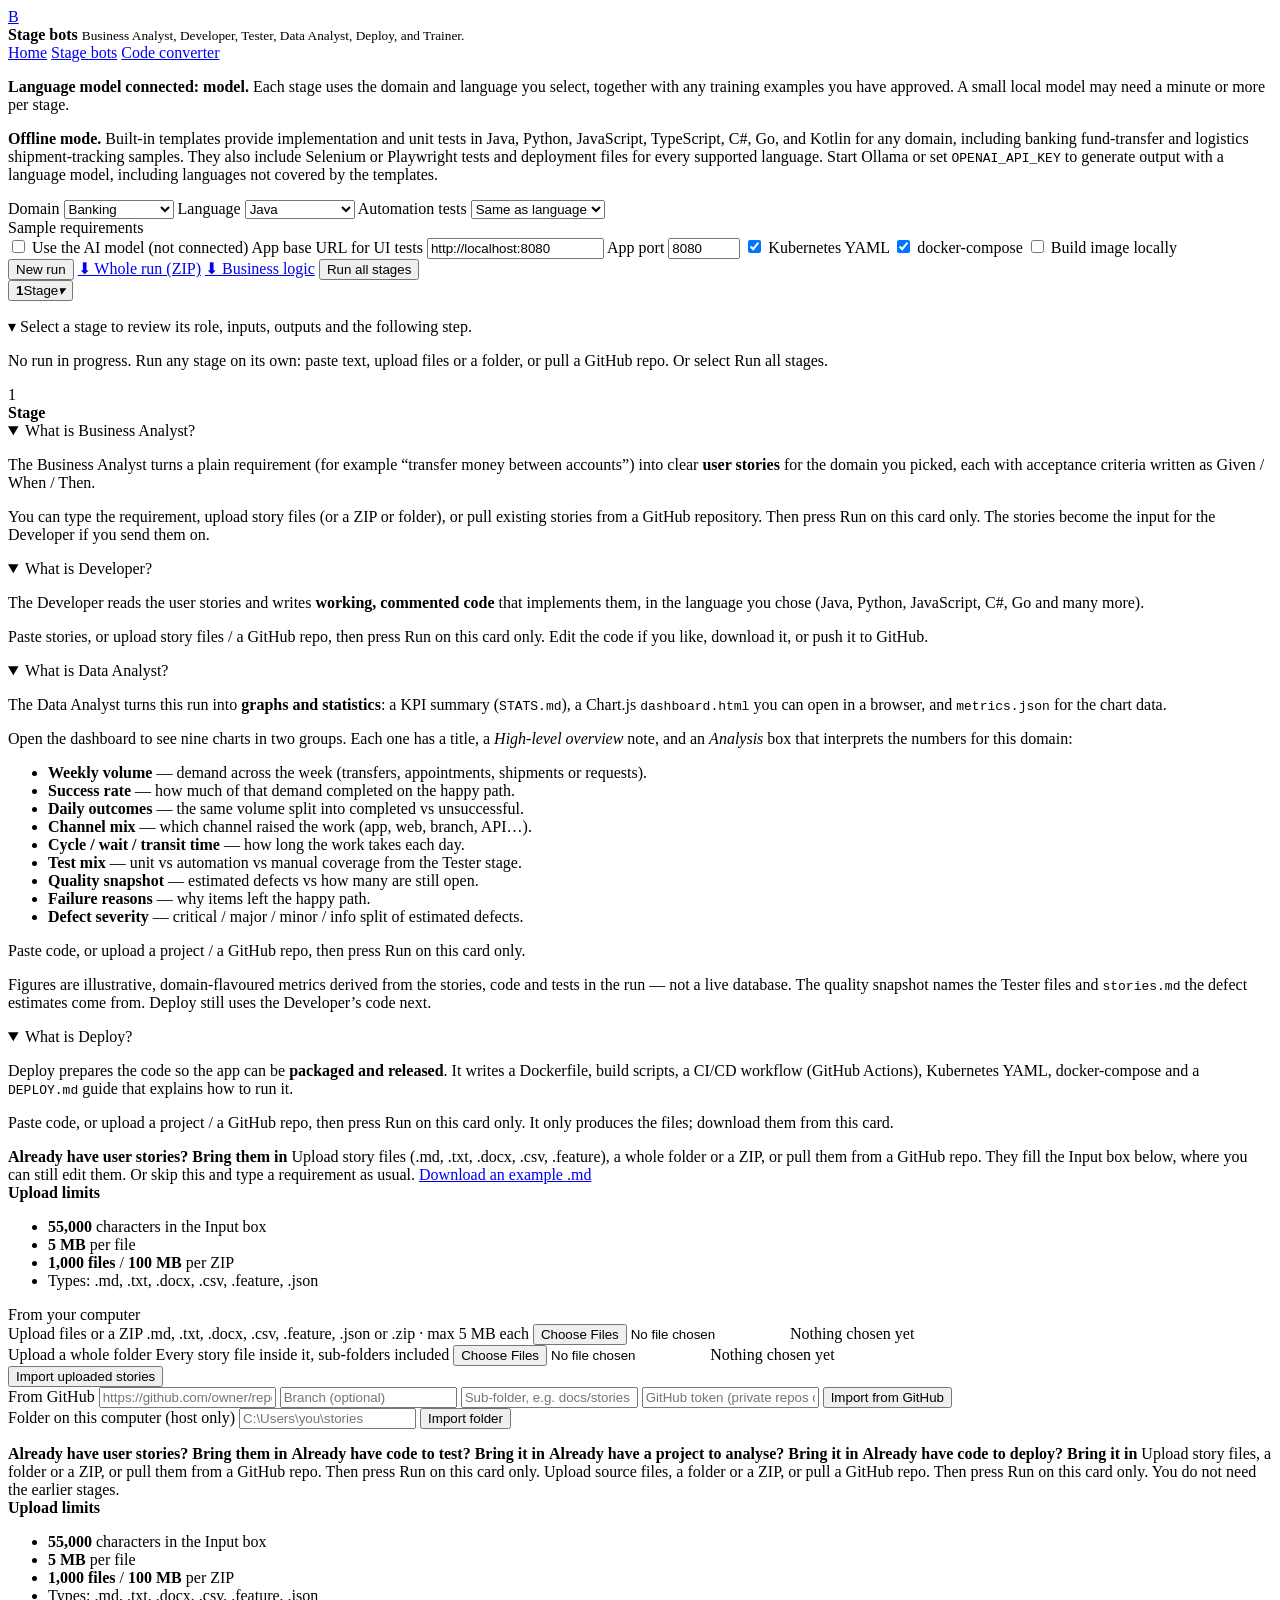
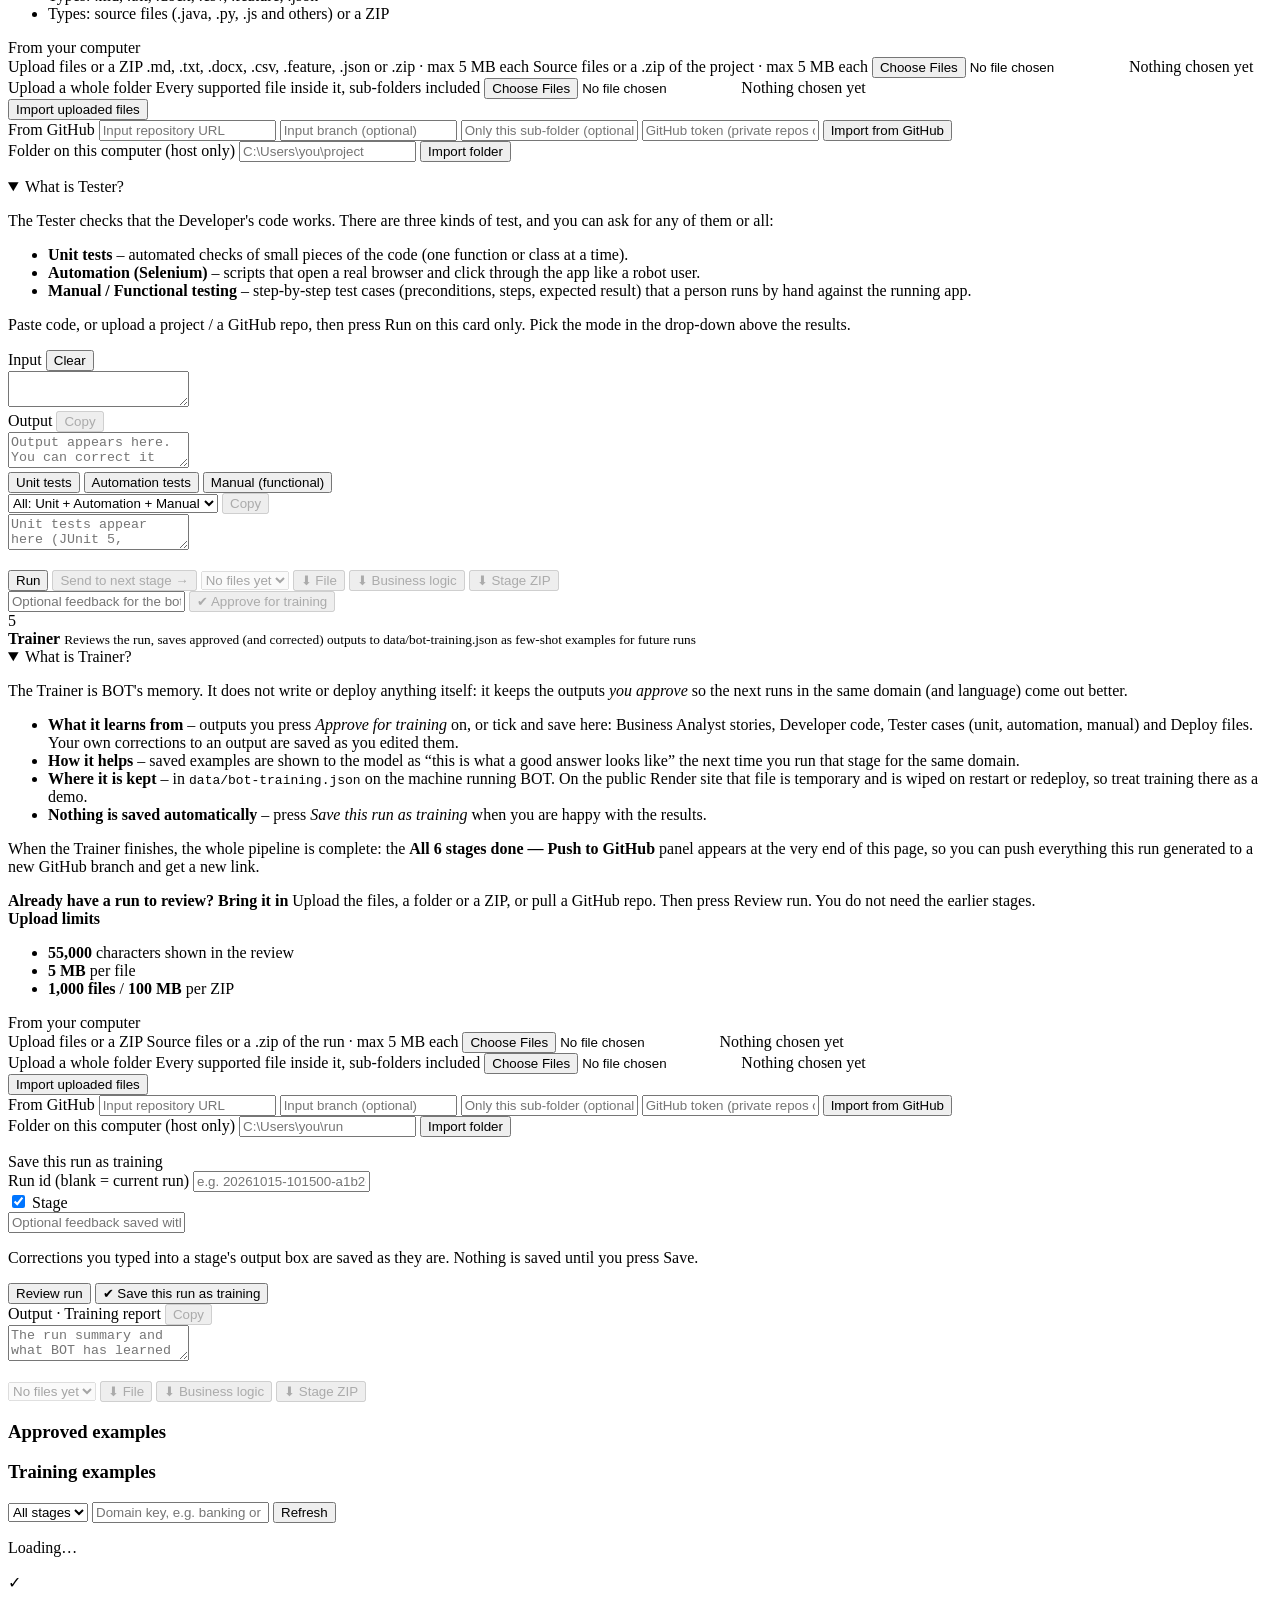
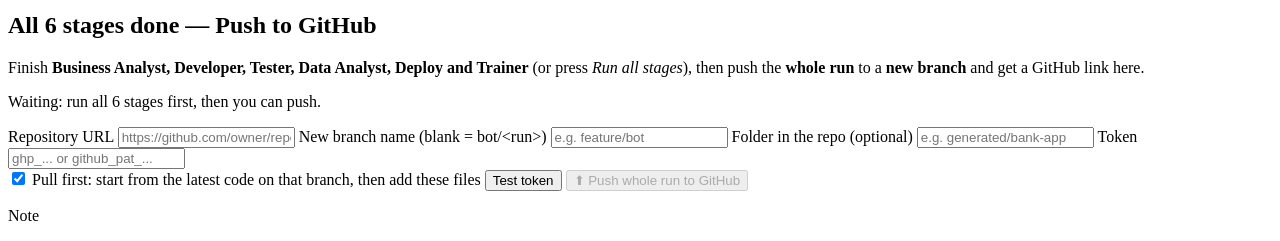
<file: src/main/resources/templates/stages.html>
<!DOCTYPE html>
<html lang="en" xmlns:th="http://www.thymeleaf.org">
<head>
    <meta charset="UTF-8"/>
    <meta name="viewport" content="width=device-width, initial-scale=1"/>
    <title>BOT · Stage bots</title>
    <link href="https://fonts.googleapis.com/css2?family=IBM+Plex+Mono:wght@400;500&display=swap" rel="stylesheet"/>
    <link rel="stylesheet" th:href="@{/css/style.css}"/>
    <link rel="stylesheet" th:href="@{/css/code.css}"/>
    <link rel="stylesheet" th:href="@{/css/convert.css}"/>
    <link rel="stylesheet" th:href="@{/css/stages.css(v='20261023s')}"/>
    <link rel="stylesheet" th:href="@{/css/site.css}"/>
    <link rel="stylesheet" th:href="@{/css/mobile.css}"/>
</head>
<body class="code-app">
<header class="code-top">
    <div class="code-brand">
        <a class="rail-mark" href="/">B</a>
        <div>
            <strong>Stage bots</strong>
            <small>Business Analyst, Developer, Tester, Data Analyst, Deploy, and Trainer.</small>
        </div>
    </div>
    <nav class="code-actions">
        <a class="btn ghost" href="/">Home</a>
        <a class="btn ghost" href="/stages" aria-current="page">Stage bots</a>
        <a class="btn ghost" href="/convert">Code converter</a>
    </nav>
</header>

<main class="convert-main stages-main">
    <section class="convert-status" th:classappend="${llmReady} ? ' on' : ' off'">
        <span class="dot"></span>
        <p th:if="${llmReady}"><strong>Language model connected: <span th:text="${llmName}">model</span>.</strong>
            Each stage uses the domain and language you select, together with any training examples you have approved. A small local model may need a minute or more per stage.</p>
        <p th:unless="${llmReady}"><strong>Offline mode.</strong> Built-in templates provide implementation and unit tests in Java, Python, JavaScript,
            TypeScript, C#, Go, and Kotlin for any domain, including banking fund-transfer and logistics shipment-tracking samples.
            They also include Selenium or Playwright tests and deployment files for every supported language.
            Start Ollama or set <code>OPENAI_API_KEY</code> to generate output with a language model, including languages not covered by the templates.</p>
    </section>

    <section class="convert-card stage-setup">
        <div class="setup-row">
            <label class="field slim domain-field"><span>Domain</span>
                <select id="domain">
                    <optgroup th:each="g : ${domainGroups}" th:label="${g.group}">
                        <option th:each="d : ${g.domains}" th:value="${d.label}" th:text="${d.label}"
                                th:selected="${d.label == 'Banking'}">Banking</option>
                    </optgroup>
                    <option value="other">Other (specify)</option>
                </select>
            </label>
            <label class="field slim" id="otherDomainField" hidden><span>Other domain</span>
                <input type="text" id="domainName" placeholder="e.g. Veterinary clinics" maxlength="60" autocomplete="off"/></label>
            <label class="field slim"><span th:text="'Language (' + ${#lists.size(languages)} + ' + your own)'">Language</span>
                <select id="language">
                    <optgroup label="Offline samples + AI model">
                        <option th:each="l : ${sampleLanguages}" th:value="${l.id}"
                                th:text="${l.label} + (${l.offline} == 'true' ? ' · offline templates' : '')"
                                th:attr="data-unit=${l.unit},data-automation=${l.automation},data-ext=${l.ext},data-label=${l.label}">Java</option>
                    </optgroup>
                    <optgroup label="More languages (AI model)">
                        <option th:each="l : ${moreLanguages}" th:value="${l.id}" th:text="${l.label}"
                                th:attr="data-unit=${l.unit},data-automation=${l.automation},data-ext=${l.ext},data-label=${l.label}">Scala</option>
                    </optgroup>
                    <option value="other" th:attr="data-unit=${otherLanguage.unit},data-automation=${otherLanguage.automation}">Other (specify)</option>
                </select>
            </label>
            <label class="field slim" id="otherLanguageField" hidden><span>Other language</span>
                <input type="text" id="languageName" placeholder="e.g. Mojo, Gleam, Hack" maxlength="40"/></label>
            <label class="field slim"><span>Automation tests</span>
                <select id="automation">
                    <option value="">Same as language</option>
                    <option th:each="a : ${automations}" th:value="${a.id}" th:text="${a.label}">Selenium</option>
                </select>
            </label>
            <div class="setup-group grow">
                <span class="setup-label">Sample requirements</span>
                <div class="tab-row" id="samples"></div>
            </div>
        </div>
        <div class="setup-row">
            <label class="check"><input type="checkbox" id="useModel" th:checked="${llmReady}" th:disabled="${!llmReady}"/>
                Use the AI model<span th:unless="${llmReady}"> (not connected)</span></label>
            <label class="field slim wide-url"><span>App base URL for UI tests</span>
                <input type="text" id="baseUrl" value="http://localhost:8080"/></label>
            <label class="field tiny"><span>App port</span>
                <input type="number" id="port" value="8080" min="1" max="65535"/></label>
            <label class="check"><input type="checkbox" id="k8s" checked/> Kubernetes YAML</label>
            <label class="check"><input type="checkbox" id="compose" checked/> docker-compose</label>
            <label class="check" title="Runs docker build in the run folder if Docker is installed and running">
                <input type="checkbox" id="buildLocally"/> Build image locally</label>
            <div class="setup-buttons">
                <button type="button" class="btn ghost small" id="newRunBtn" title="Start a new run folder">New run</button>
                <a class="btn ghost small disabled" id="runZipBtn" href="#">&#11015; Whole run (ZIP)</a>
                <a class="btn ghost small disabled" id="runLogicBtn" href="#" title="Business logic of the whole run as Markdown">&#11015; Business logic</a>
                <button type="button" class="btn convert-btn" id="runAllBtn">Run all stages</button>
            </div>
        </div>
        <div class="pipeline-strip" id="pipeline">
            <span class="pipe-step" th:each="s, it : ${stageList}" th:attr="data-stage=${s.id}">
                <button type="button" class="pipe-btn" aria-expanded="false"
                        th:id="'pipeBtn-' + ${s.id}" th:attr="aria-controls='pipeHelp-' + ${s.id},data-help=${s.id}"
                        th:title="'About the ' + ${s.title} + ' stage. Select to read the overview.'">
                    <b th:text="${it.count}">1</b><span class="pipe-name" th:text="${s.title}">Stage</span><i class="pipe-chev" aria-hidden="true">&#9662;</i>
                </button>
            </span>
        </div>
        <p class="pipe-hint" id="pipeHint"><span aria-hidden="true">&#9662;</span> Select a stage to review its role, inputs, outputs and the following step.</p>
        <div class="pipe-help-wrap" id="pipeHelpWrap" role="region" aria-live="polite">
            <article class="pipe-help" id="pipeHelp-ba" data-help="ba" role="region" aria-labelledby="pipeBtn-ba" hidden>
                <h3>What is BA (Business Analyst)?</h3>
                <p class="pipe-lead">The Business Analyst translates a business requirement (for example, &ldquo;transfer money between accounts&rdquo;) into structured <strong>user stories</strong> for the selected domain, each with Given / When / Then acceptance criteria.</p>
                <dl>
                    <dt>Role</dt><dd>Stage 1. Acts as a senior business analyst: it identifies the users, their goals, and the evidence that a story is complete.</dd>
                    <dt>Input</dt><dd>A requirement you enter, <em>or</em> existing story files (.md, .txt, .docx, .csv, .feature, a folder or a ZIP), <em>or</em> stories imported from a GitHub repository. Limits: 55,000 characters in the input field, 5 MB per file, 1,000 files or 100 MB per ZIP.</dd>
                    <dt>Output</dt><dd>User stories with Given / When / Then acceptance criteria. You may edit or download them, pass them through unchanged, or request a refinement that preserves every story.</dd>
                    <dt>Next stage</dt><dd>The stories become the input to the <strong>Developer</strong>. Use &ldquo;Send to next stage&rdquo;, or run all stages to pass them forward automatically.</dd>
                </dl>
                <button type="button" class="link-btn pipe-jump" data-jump="ba">Go to the Business Analyst &darr;</button>
            </article>
            <article class="pipe-help" id="pipeHelp-developer" data-help="developer" role="region" aria-labelledby="pipeBtn-developer" hidden>
                <h3>What is Developer?</h3>
                <p class="pipe-lead">The Developer reads the user stories and produces <strong>commented, working source code</strong> in the selected language (Java, Python, JavaScript, C#, Go and others).</p>
                <dl>
                    <dt>Role</dt><dd>Stage 2. Acts as a senior engineer for the chosen domain and language, following the stories and any approved training examples.</dd>
                    <dt>Input</dt><dd>User stories from the Business Analyst, stories you paste, <em>or</em> story files you upload (folder or ZIP) or pull from a GitHub repository. You can run this stage on its own.</dd>
                    <dt>Output</dt><dd>Source files with comments. You may edit the code, download a file, the stage ZIP or a business-logic summary, or push it to GitHub.</dd>
                    <dt>Next stage</dt><dd>The code proceeds to the <strong>Tester</strong>. The <strong>Deploy</strong> stage uses the same implementation.</dd>
                </dl>
                <button type="button" class="link-btn pipe-jump" data-jump="developer">Go to the Developer &darr;</button>
            </article>
            <article class="pipe-help" id="pipeHelp-tester" data-help="tester" role="region" aria-labelledby="pipeBtn-tester" hidden>
                <h3>What is Tester?</h3>
                <p class="pipe-lead">The Tester verifies that the Developer&rsquo;s implementation behaves as specified. It can produce any combination of three test types:</p>
                <ul>
                    <li><strong>Unit tests</strong> &ndash; automated checks of individual functions or classes.</li>
                    <li><strong>Automation (Selenium)</strong> &ndash; browser scripts that exercise the application as an end user would.</li>
                    <li><strong>Manual / functional testing</strong> &ndash; step-by-step cases (preconditions, steps, expected result) for a person to execute against the running application.</li>
                </ul>
                <dl>
                    <dt>Role</dt><dd>Stage 3. Acts as a tester who demonstrates that the stories were implemented correctly.</dd>
                    <dt>Input</dt><dd>The Developer&rsquo;s code, code you paste, <em>or</em> source files you upload (folder or ZIP) or pull from a GitHub repository. You can run this stage on its own.</dd>
                    <dt>Output</dt><dd>Test files in three tabs (unit, automation, manual). Select which types to generate from the list above the results, then download them as files or a ZIP archive.</dd>
                    <dt>Next stage</dt><dd>When the tests are acceptable, the <strong>Data Analyst</strong> produces KPIs and charts, then <strong>Deploy</strong> packages the code.</dd>
                </dl>
                <button type="button" class="link-btn pipe-jump" data-jump="tester">Go to the Tester &darr;</button>
            </article>
            <article class="pipe-help" id="pipeHelp-data-analyst" data-help="data-analyst" role="region" aria-labelledby="pipeBtn-data-analyst" hidden>
                <h3>What is Data Analyst?</h3>
                <p class="pipe-lead">The Data Analyst produces <strong>graphs and statistics</strong> for the run: key performance indicators, a Chart.js dashboard and a metrics JSON file. Open <code>dashboard.html</code> — each chart includes a <em>high-level overview</em> and an <em>analysis</em> of the figures.</p>
                <dl>
                    <dt>Role</dt><dd>Stage 4. Acts as a data analyst for the selected domain. The dashboard presents nine charts (operations and quality), each with a description and an analysis, together with a KPI summary.</dd>
                    <dt>Input</dt><dd>The Developer&rsquo;s code, a project you paste, <em>or</em> files you upload (folder or ZIP) or pull from a GitHub repository. You can run this stage on its own.</dd>
                    <dt>Output</dt><dd><code>analytics/STATS.md</code> (written analysis), <code>analytics/dashboard.html</code> (interactive charts with descriptions) and <code>analytics/metrics.json</code>. Defect bars link back to <code>stories.md</code> and Tester files from this run. Download them from this card or open the HTML file in a browser.</dd>
                    <dt>Next stage</dt><dd>The <strong>Deploy</strong> stage prepares the same Developer code for release.</dd>
                </dl>
                <button type="button" class="link-btn pipe-jump" data-jump="data-analyst">Go to the Data Analyst &darr;</button>
            </article>
            <article class="pipe-help" id="pipeHelp-deploy" data-help="deploy" role="region" aria-labelledby="pipeBtn-deploy" hidden>
                <h3>What is Deploy?</h3>
                <p class="pipe-lead">Deploy prepares the implementation so the application can be <strong>packaged and released</strong>. It generates the files only; it does not publish or start the application.</p>
                <dl>
                    <dt>Role</dt><dd>Stage 5. Acts as a DevOps engineer for the selected language: it writes the artefacts required to build and run the application in a typical environment.</dd>
                    <dt>Input</dt><dd>The Developer&rsquo;s code, code you paste, <em>or</em> files you upload (folder or ZIP) or pull from a GitHub repository. You can run this stage on its own.</dd>
                    <dt>Output</dt><dd>A Dockerfile, build scripts, a GitHub Actions CI/CD workflow, Kubernetes YAML, docker-compose and a <code>DEPLOY.md</code> guide. Download them from the Deploy card as a file or a ZIP archive. You may also select &ldquo;Build image locally&rdquo; when Docker is installed.</dd>
                    <dt>Next stage</dt><dd>The <strong>Trainer</strong> reviews the completed run and stores the outputs you approve.</dd>
                </dl>
                <button type="button" class="link-btn pipe-jump" data-jump="deploy">Go to Deploy &darr;</button>
            </article>
            <article class="pipe-help" id="pipeHelp-trainer" data-help="trainer" role="region" aria-labelledby="pipeBtn-trainer" hidden>
                <h3>What is Trainer?</h3>
                <p class="pipe-lead">The Trainer is BOT&rsquo;s memory. It does not generate or deploy artefacts; it retains the outputs <em>you approve</em> so later runs in the same domain and language improve.</p>
                <dl>
                    <dt>Role</dt><dd>Stage 6, the final stage. Reviews the run and stores approved (and corrected) outputs as few-shot examples.</dd>
                    <dt>Input</dt><dd>The current run, <em>or</em> files you upload (folder or ZIP) or pull from a GitHub repository, then press Review run. Select the stages to store. Edits you make in an output field are saved as corrected, and you may add feedback such as &ldquo;always include an AML screening story&rdquo;.</dd>
                    <dt>Output</dt><dd>A training report, with examples stored in <code>data/bot-training.json</code> on the machine that runs BOT. On the public hosted site that file is temporary and is cleared on restart or redeploy, so treat training there as a demonstration. Nothing is stored automatically: use <em>Save this run as training</em>.</dd>
                    <dt>Next stage</dt><dd>The pipeline is complete. Stored examples are provided to the model the next time you run a stage for the same domain. An <strong>All 6 stages done &mdash; Push to GitHub</strong> panel at the end of the page lets you push the full run to a new GitHub branch and obtain a link.</dd>
                </dl>
                <button type="button" class="link-btn pipe-jump" data-jump="trainer">Go to the Trainer &darr;</button>
            </article>
        </div>
        <p class="run-info" id="runInfo">No run in progress. Run any stage on its own: paste text, upload files or a folder, or pull a GitHub repo. Or select Run all stages.</p>
        <p class="run-timer-row"><span id="totalTimer"></span></p>
    </section>

    <section class="convert-card stage-card" th:each="s, it : ${workStages}" th:attr="data-stage=${s.id}">
        <div class="stage-head">
            <span class="stage-num" th:text="${it.count}">1</span>
            <div class="stage-title">
                <strong th:text="${s.title}">Stage</strong>
                <small class="persona"></small>
            </div>
            <span class="badge stage-mode" hidden></span>
            <span class="stage-time"></span>
        </div>

        <details class="help-tip" open="open" th:if="${s.id == 'ba'}">
            <summary>What is Business Analyst?</summary>
            <p>The Business Analyst turns a plain requirement (for example &ldquo;transfer money between accounts&rdquo;) into clear <strong>user stories</strong> for the domain you picked, each with acceptance criteria written as Given / When / Then.</p>
            <p>You can type the requirement, upload story files (or a ZIP or folder), or pull existing stories from a GitHub repository. Then press Run on this card only. The stories become the input for the Developer if you send them on.</p>
        </details>
        <details class="help-tip" open="open" th:if="${s.id == 'developer'}">
            <summary>What is Developer?</summary>
            <p>The Developer reads the user stories and writes <strong>working, commented code</strong> that implements them, in the language you chose (Java, Python, JavaScript, C#, Go and many more).</p>
            <p>Paste stories, or upload story files / a GitHub repo, then press Run on this card only. Edit the code if you like, download it, or push it to GitHub.</p>
        </details>
        <details class="help-tip" open="open" th:if="${s.id == 'data-analyst'}">
            <summary>What is Data Analyst?</summary>
            <p>The Data Analyst turns this run into <strong>graphs and statistics</strong>: a KPI summary (<code>STATS.md</code>), a Chart.js <code>dashboard.html</code> you can open in a browser, and <code>metrics.json</code> for the chart data.</p>
            <p>Open the dashboard to see nine charts in two groups. Each one has a title, a <em>High-level overview</em> note, and an <em>Analysis</em> box that interprets the numbers for this domain:</p>
            <ul>
                <li><strong>Weekly volume</strong> &mdash; demand across the week (transfers, appointments, shipments or requests).</li>
                <li><strong>Success rate</strong> &mdash; how much of that demand completed on the happy path.</li>
                <li><strong>Daily outcomes</strong> &mdash; the same volume split into completed vs unsuccessful.</li>
                <li><strong>Channel mix</strong> &mdash; which channel raised the work (app, web, branch, API&hellip;).</li>
                <li><strong>Cycle / wait / transit time</strong> &mdash; how long the work takes each day.</li>
                <li><strong>Test mix</strong> &mdash; unit vs automation vs manual coverage from the Tester stage.</li>
                <li><strong>Quality snapshot</strong> &mdash; estimated defects vs how many are still open.</li>
                <li><strong>Failure reasons</strong> &mdash; why items left the happy path.</li>
                <li><strong>Defect severity</strong> &mdash; critical / major / minor / info split of estimated defects.</li>
            </ul>
            <p>Paste code, or upload a project / a GitHub repo, then press Run on this card only.</p>
            <p>Figures are illustrative, domain-flavoured metrics derived from the stories, code and tests in the run &mdash; not a live database. The quality snapshot names the Tester files and <code>stories.md</code> the defect estimates come from. Deploy still uses the Developer&rsquo;s code next.</p>
        </details>
        <details class="help-tip" open="open" th:if="${s.id == 'deploy'}">
            <summary>What is Deploy?</summary>
            <p>Deploy prepares the code so the app can be <strong>packaged and released</strong>. It writes a Dockerfile, build scripts, a CI/CD workflow (GitHub Actions), Kubernetes YAML, docker-compose and a <code>DEPLOY.md</code> guide that explains how to run it.</p>
            <p>Paste code, or upload a project / a GitHub repo, then press Run on this card only. It only produces the files; download them from this card.</p>
        </details>
        <div class="ba-import" th:if="${s.id == 'ba'}">
            <div class="ba-import-head">
                <strong>Already have user stories? Bring them in</strong>
                <span class="hint">Upload story files (.md, .txt, .docx, .csv, .feature), a whole folder or a ZIP, or pull them from a GitHub repo.
                    They fill the Input box below, where you can still edit them. Or skip this and type a requirement as usual.
                    <a href="/samples/example-user-stories.md" download="example-user-stories.md">Download an example .md</a></span>
            </div>
            <div class="ba-import-limits" role="note">
                <strong>Upload limits</strong>
                <ul>
                    <li><b>55,000</b> characters in the Input box</li>
                    <li><b>5 MB</b> per file</li>
                    <li><b>1,000 files</b> / <b>100 MB</b> per ZIP</li>
                    <li>Types: .md, .txt, .docx, .csv, .feature, .json</li>
                </ul>
            </div>
            <div class="ba-import-grid">
                <div class="ba-import-col">
                    <span class="setup-label">From your computer</span>
                    <div class="upload-pick">
                        <label class="upload-btn" for="storyFiles">
                            <span class="u-title">Upload files or a ZIP</span>
                            <span class="u-sub">.md, .txt, .docx, .csv, .feature, .json or .zip · max 5 MB each</span>
                        </label>
                        <input type="file" id="storyFiles" class="u-input" multiple="multiple" accept=".md,.markdown,.txt,.docx,.csv,.tsv,.feature,.story,.json,.zip"/>
                        <span class="u-count">Nothing chosen yet</span>
                    </div>
                    <div class="upload-pick">
                        <label class="upload-btn" for="storyFolder">
                            <span class="u-title">Upload a whole folder</span>
                            <span class="u-sub">Every story file inside it, sub-folders included</span>
                        </label>
                        <input type="file" id="storyFolder" class="u-input" webkitdirectory="webkitdirectory" directory="directory" multiple="multiple"/>
                        <span class="u-count">Nothing chosen yet</span>
                    </div>
                    <button type="button" class="btn ghost small import-btn" id="importUploadBtn">Import uploaded stories</button>
                </div>
                <div class="ba-import-col">
                    <span class="setup-label">From GitHub</span>
                    <input type="text" id="storyRepo" placeholder="https://github.com/owner/repo" autocomplete="off"/>
                    <input type="text" id="storyBranch" placeholder="Branch (optional)" autocomplete="off"/>
                    <input type="text" id="storySub" placeholder="Sub-folder, e.g. docs/stories (optional)" autocomplete="off"/>
                    <input type="password" id="storyToken" placeholder="GitHub token (private repos only)" autocomplete="off"/>
                    <button type="button" class="btn ghost small import-btn" id="importGitBtn">Import from GitHub</button>
                </div>
                <div class="ba-import-col" th:if="${isHost}">
                    <span class="setup-label">Folder on this computer (host only)</span>
                    <input type="text" id="storyLocal" placeholder="C:\Users\you\stories" autocomplete="off"/>
                    <button type="button" class="btn ghost small import-btn" id="importLocalBtn">Import folder</button>
                </div>
            </div>
            <p class="import-status" id="importStatus" role="status" aria-live="polite"></p>
            <label class="field slim ba-mode" id="baModeField" hidden><span>What should the Business Analyst do with them?</span>
                <select id="baMode">
                    <option value="passthrough">Use as-is: pass my stories straight to the Developer</option>
                    <option value="refine">Refine and organise them with the AI model (keeps every story)</option>
                    <option value="">Treat the text as a plain requirement (normal BA)</option>
                </select>
            </label>
        </div>

        <div class="ba-import stage-import" th:if="${s.id != 'ba'}">
            <div class="ba-import-head">
                <strong th:if="${s.id == 'developer'}">Already have user stories? Bring them in</strong>
                <strong th:if="${s.id == 'tester'}">Already have code to test? Bring it in</strong>
                <strong th:if="${s.id == 'data-analyst'}">Already have a project to analyse? Bring it in</strong>
                <strong th:if="${s.id == 'deploy'}">Already have code to deploy? Bring it in</strong>
                <span class="hint" th:if="${s.id == 'developer'}">Upload story files, a folder or a ZIP, or pull them from a GitHub repo. Then press Run on this card only.</span>
                <span class="hint" th:unless="${s.id == 'developer'}">Upload source files, a folder or a ZIP, or pull a GitHub repo. Then press Run on this card only. You do not need the earlier stages.</span>
            </div>
            <div class="ba-import-limits" role="note">
                <strong>Upload limits</strong>
                <ul>
                    <li><b>55,000</b> characters in the Input box</li>
                    <li><b>5 MB</b> per file</li>
                    <li><b>1,000 files</b> / <b>100 MB</b> per ZIP</li>
                    <li th:if="${s.id == 'developer'}">Types: .md, .txt, .docx, .csv, .feature, .json</li>
                    <li th:unless="${s.id == 'developer'}">Types: source files (.java, .py, .js and others) or a ZIP</li>
                </ul>
            </div>
            <div class="ba-import-grid">
                <div class="ba-import-col">
                    <span class="setup-label">From your computer</span>
                    <div class="upload-pick">
                        <label class="upload-btn" th:for="'import-files-' + ${s.id}">
                            <span class="u-title">Upload files or a ZIP</span>
                            <span class="u-sub" th:if="${s.id == 'developer'}">.md, .txt, .docx, .csv, .feature, .json or .zip · max 5 MB each</span>
                            <span class="u-sub" th:unless="${s.id == 'developer'}">Source files or a .zip of the project · max 5 MB each</span>
                        </label>
                        <input type="file" class="u-input import-files" multiple="multiple"
                               th:id="'import-files-' + ${s.id}"
                               th:accept="${s.id == 'developer'} ? '.md,.markdown,.txt,.docx,.csv,.tsv,.feature,.story,.json,.zip' : '.java,.py,.js,.ts,.cs,.go,.kt,.rb,.php,.swift,.rs,.c,.cpp,.sql,.xml,.yml,.yaml,.json,.html,.css,.md,.txt,.zip'"/>
                        <span class="u-count">Nothing chosen yet</span>
                    </div>
                    <div class="upload-pick">
                        <label class="upload-btn" th:for="'import-folder-' + ${s.id}">
                            <span class="u-title">Upload a whole folder</span>
                            <span class="u-sub">Every supported file inside it, sub-folders included</span>
                        </label>
                        <input type="file" class="u-input import-folder" webkitdirectory="webkitdirectory" directory="directory" multiple="multiple"
                               th:id="'import-folder-' + ${s.id}"/>
                        <span class="u-count">Nothing chosen yet</span>
                    </div>
                    <button type="button" class="btn ghost small import-btn import-upload-btn">Import uploaded files</button>
                </div>
                <div class="ba-import-col">
                    <span class="setup-label">From GitHub</span>
                    <input type="text" class="import-repo" placeholder="Input repository URL" autocomplete="off"/>
                    <input type="text" class="import-branch" placeholder="Input branch (optional)" autocomplete="off"/>
                    <input type="text" class="import-sub" placeholder="Only this sub-folder (optional)" autocomplete="off"/>
                    <input type="password" class="import-token" placeholder="GitHub token (private repos only)" autocomplete="off"/>
                    <button type="button" class="btn ghost small import-btn import-git-btn">Import from GitHub</button>
                </div>
                <div class="ba-import-col" th:if="${isHost}">
                    <span class="setup-label">Folder on this computer (host only)</span>
                    <input type="text" class="import-local" placeholder="C:\Users\you\project" autocomplete="off"/>
                    <button type="button" class="btn ghost small import-btn import-local-btn">Import folder</button>
                </div>
            </div>
            <p class="import-status" role="status" aria-live="polite"></p>
        </div>

        <details class="help-tip" open="open" th:if="${s.id == 'tester'}">
            <summary>What is Tester?</summary>
            <p>The Tester checks that the Developer's code works. There are three kinds of test, and you can ask for any of them or all:</p>
            <ul>
                <li><strong>Unit tests</strong> &ndash; automated checks of small pieces of the code (one function or class at a time).</li>
                <li><strong>Automation (Selenium)</strong> &ndash; scripts that open a real browser and click through the app like a robot user.</li>
                <li><strong>Manual / Functional testing</strong> &ndash; step-by-step test cases (preconditions, steps, expected result) that a person runs by hand against the running app.</li>
            </ul>
            <p>Paste code, or upload a project / a GitHub repo, then press Run on this card only. Pick the mode in the drop-down above the results.</p>
        </details>

        <div class="convert-panes">
            <div class="pane">
                <div class="pane-head">
                    <span class="pane-title input-title">Input</span>
                    <button type="button" class="link-btn clear-btn">Clear</button>
                </div>
                <textarea class="stage-io stage-input" spellcheck="false"></textarea>
            </div>
            <div class="pane" th:if="${s.id != 'tester'}">
                <div class="pane-head">
                    <span class="pane-title" th:text="'Output · ' + ${s.produces}">Output</span>
                    <button type="button" class="link-btn copy-btn" disabled>Copy</button>
                </div>
                <textarea class="stage-io stage-output" spellcheck="false"
                          placeholder="Output appears here. You can correct it before sending it on or approving it for training."></textarea>
            </div>
            <div class="pane" th:if="${s.id == 'tester'}">
                <div class="pane-head">
                    <div class="out-tabs" role="tablist">
                        <button type="button" class="out-tab active" data-tab="unit">Unit tests <em class="tab-count"></em></button>
                        <button type="button" class="out-tab" data-tab="automation">Automation tests <em class="tab-count"></em></button>
                        <button type="button" class="out-tab" data-tab="manual">Manual (functional) <em class="tab-count"></em></button>
                    </div>
                    <span class="tester-part">
                        <select class="part-select" title="Which tests to write">
                            <option value="all">All: Unit + Automation + Manual</option>
                            <option value="unit">Unit (automated)</option>
                            <option value="automation">Automation (Selenium)</option>
                            <option value="manual">Manual (functional test cases)</option>
                        </select>
                    </span>
                    <button type="button" class="link-btn copy-btn" disabled>Copy</button>
                </div>
                <textarea class="stage-io stage-output tab-out" data-tab="unit" spellcheck="false"
                          placeholder="Unit tests appear here (JUnit 5, pytest, Jest, ... depending on the language)."></textarea>
                <textarea class="stage-io tab-out" data-tab="automation" spellcheck="false" hidden
                          placeholder="UI automation tests appear here (Selenium or Playwright)."></textarea>
                <textarea class="stage-io tab-out" data-tab="manual" spellcheck="false" hidden
                          placeholder="Manual (functional) test cases appear here: ID, preconditions, numbered steps and expected results that a person runs by hand."></textarea>
            </div>
        </div>
        <p class="convert-message stage-message" role="status" aria-live="polite"></p>
        <p class="run-timer-row"><span class="stage-timer"></span></p>
        <ul class="stage-notes" hidden></ul>
        <div class="stage-actions">
            <button type="button" class="btn convert-btn run-btn">Run</button>
            <button type="button" class="btn ghost small next-btn" disabled>Send to next stage &rarr;</button>
            <span class="spacer"></span>
            <select class="file-select" disabled><option>No files yet</option></select>
            <button type="button" class="btn ghost small file-btn" disabled>&#11015; File</button>
            <button type="button" class="btn ghost small logic-btn" disabled title="Business logic of the selected code file, or of the whole stage">&#11015; Business logic</button>
            <button type="button" class="btn ghost small zip-btn" disabled>&#11015; Stage ZIP</button>
        </div>
        <div class="gh-panel" hidden th:if="${s.id == 'developer'}"
             th:attr="data-scope=${s.id}">
            <div class="gh-head">
                <strong>Push to GitHub</strong>
                <span class="hint">Pushes the code the Developer wrote.</span>
            </div>
            <div class="gh-grid">
                <label class="field"><span>Repository URL</span>
                    <input type="text" class="gh-repo" placeholder="https://github.com/owner/repo" autocomplete="off"/></label>
                <label class="field"><span>Branch (blank = new branch bot/&lt;run&gt;)</span>
                    <input type="text" class="gh-branch" placeholder="e.g. main or feature/bot" autocomplete="off"/></label>
                <label class="field"><span>Folder in the repo (optional)</span>
                    <input type="text" class="gh-folder" placeholder="e.g. generated/bank-app" autocomplete="off"/></label>
                <label class="field"><span th:text="${isHost} ? 'GitHub token (optional here: the saved Git login of this computer is used if blank)' : 'Your GitHub token (required)'">Token</span>
                    <input type="password" class="gh-token" autocomplete="off" placeholder="ghp_... or github_pat_..."/></label>
            </div>
            <div class="gh-actions">
                <label class="check"><input type="checkbox" class="gh-pull" checked="checked"/>
                    Pull first: start from the latest code on that branch, then add these files</label>
                <button type="button" class="btn ghost small gh-test-btn" title="Asks GitHub whether this token can write to the repository; pushes nothing">Test token</button>
                <button type="button" class="btn small gh-push-btn">&#11014; Push to GitHub</button>
            </div>
            <p class="hint gh-note" th:text="${isHost} ? 'The token is used for this push only; it is never saved or logged.'
                : 'Needs a GitHub personal access token with repo access. It is used for this push only and is never saved or logged.'">Note</p>
            <p class="gh-result" role="status" aria-live="polite"></p>
        </div>
        <div class="train-row">
            <input type="text" class="feedback" maxlength="1000"
                   placeholder="Optional feedback for the bot, e.g. &quot;always add an AML screening story&quot;"/>
            <button type="button" class="btn small approve-btn" disabled>&#10004; Approve for training</button>
            <span class="train-count"></span>
        </div>
    </section>

    <section class="convert-card stage-card trainer-card" data-stage="trainer">
        <div class="stage-head">
            <span class="stage-num" th:text="${#lists.size(stageList)}">5</span>
            <div class="stage-title">
                <strong>Trainer</strong>
                <small class="persona">Reviews the run, saves approved (and corrected) outputs to data/bot-training.json as few-shot examples for future runs</small>
            </div>
            <span class="badge stage-mode" hidden></span>
            <span class="stage-time"></span>
        </div>
        <details class="help-tip" id="trainerHelp" open="open">
            <summary>What is Trainer?</summary>
            <p>The Trainer is BOT's memory. It does not write or deploy anything itself: it keeps the outputs <em>you approve</em> so the next runs in the same domain (and language) come out better.</p>
            <ul>
                <li><strong>What it learns from</strong> &ndash; outputs you press <em>Approve for training</em> on, or tick and save here: Business Analyst stories, Developer code, Tester cases (unit, automation, manual) and Deploy files. Your own corrections to an output are saved as you edited them.</li>
                <li><strong>How it helps</strong> &ndash; saved examples are shown to the model as &ldquo;this is what a good answer looks like&rdquo; the next time you run that stage for the same domain.</li>
                <li><strong>Where it is kept</strong> &ndash; in <code>data/bot-training.json</code> on the machine running BOT. On the public Render site that file is temporary and is wiped on restart or redeploy, so treat training there as a demo.</li>
                <li><strong>Nothing is saved automatically</strong> &ndash; press <em>Save this run as training</em> when you are happy with the results.</li>
            </ul>
            <p>When the Trainer finishes, the whole pipeline is complete: the <strong>All 6 stages done &mdash; Push to GitHub</strong> panel appears at the very end of this page, so you can push everything this run generated to a new GitHub branch and get a new link.</p>
        </details>
        <div class="ba-import stage-import">
            <div class="ba-import-head">
                <strong>Already have a run to review? Bring it in</strong>
                <span class="hint">Upload the files, a folder or a ZIP, or pull a GitHub repo. Then press Review run. You do not need the earlier stages.</span>
            </div>
            <div class="ba-import-limits" role="note">
                <strong>Upload limits</strong>
                <ul>
                    <li><b>55,000</b> characters shown in the review</li>
                    <li><b>5 MB</b> per file</li>
                    <li><b>1,000 files</b> / <b>100 MB</b> per ZIP</li>
                </ul>
            </div>
            <div class="ba-import-grid">
                <div class="ba-import-col">
                    <span class="setup-label">From your computer</span>
                    <div class="upload-pick">
                        <label class="upload-btn" for="import-files-trainer">
                            <span class="u-title">Upload files or a ZIP</span>
                            <span class="u-sub">Source files or a .zip of the run · max 5 MB each</span>
                        </label>
                        <input type="file" id="import-files-trainer" class="u-input import-files" multiple="multiple"
                               accept=".java,.py,.js,.ts,.cs,.go,.kt,.rb,.php,.md,.txt,.json,.yml,.yaml,.html,.zip"/>
                        <span class="u-count">Nothing chosen yet</span>
                    </div>
                    <div class="upload-pick">
                        <label class="upload-btn" for="import-folder-trainer">
                            <span class="u-title">Upload a whole folder</span>
                            <span class="u-sub">Every supported file inside it, sub-folders included</span>
                        </label>
                        <input type="file" id="import-folder-trainer" class="u-input import-folder" webkitdirectory="webkitdirectory" directory="directory" multiple="multiple"/>
                        <span class="u-count">Nothing chosen yet</span>
                    </div>
                    <button type="button" class="btn ghost small import-btn import-upload-btn">Import uploaded files</button>
                </div>
                <div class="ba-import-col">
                    <span class="setup-label">From GitHub</span>
                    <input type="text" class="import-repo" placeholder="Input repository URL" autocomplete="off"/>
                    <input type="text" class="import-branch" placeholder="Input branch (optional)" autocomplete="off"/>
                    <input type="text" class="import-sub" placeholder="Only this sub-folder (optional)" autocomplete="off"/>
                    <input type="password" class="import-token" placeholder="GitHub token (private repos only)" autocomplete="off"/>
                    <button type="button" class="btn ghost small import-btn import-git-btn">Import from GitHub</button>
                </div>
                <div class="ba-import-col" th:if="${isHost}">
                    <span class="setup-label">Folder on this computer (host only)</span>
                    <input type="text" class="import-local" placeholder="C:\Users\you\run" autocomplete="off"/>
                    <button type="button" class="btn ghost small import-btn import-local-btn">Import folder</button>
                </div>
            </div>
            <p class="import-status" role="status" aria-live="polite"></p>
        </div>
        <div class="convert-panes">
            <div class="pane trainer-pane">
                <div class="pane-head"><span class="pane-title">Save this run as training</span></div>
                <div class="trainer-body">
                    <label class="field"><span>Run id (blank = current run)</span>
                        <input type="text" class="stage-input" id="trainerRun" placeholder="e.g. 20261015-101500-a1b2c3"/></label>
                    <div class="save-list">
                        <label class="check" th:each="s : ${workStages}">
                            <input type="checkbox" class="save-stage" th:value="${s.id}" checked/>
                            <span th:text="${s.title}">Stage</span> <em class="save-state"></em></label>
                    </div>
                    <input type="text" class="feedback" id="trainerFeedback" maxlength="1000"
                           placeholder="Optional feedback saved with every example of this run"/>
                    <p class="hint">Corrections you typed into a stage's output box are saved as they are. Nothing is saved until you press Save.</p>
                    <div class="stage-actions">
                        <button type="button" class="btn convert-btn run-btn">Review run</button>
                        <button type="button" class="btn small approve-btn" id="saveRunBtn">&#10004; Save this run as training</button>
                    </div>
                </div>
            </div>
            <div class="pane">
                <div class="pane-head">
                    <span class="pane-title">Output · Training report</span>
                    <button type="button" class="link-btn copy-btn" disabled>Copy</button>
                </div>
                <textarea class="stage-io stage-output" spellcheck="false" readonly
                          placeholder="The run summary and what BOT has learned appear here."></textarea>
            </div>
        </div>
        <p class="convert-message stage-message" role="status" aria-live="polite"></p>
        <p class="run-timer-row"><span class="stage-timer"></span></p>
        <ul class="stage-notes" hidden></ul>
        <div class="stage-actions">
            <span class="spacer"></span>
            <select class="file-select" disabled><option>No files yet</option></select>
            <button type="button" class="btn ghost small file-btn" disabled>&#11015; File</button>
            <button type="button" class="btn ghost small logic-btn" disabled title="Business logic of the selected code file, or of the whole stage">&#11015; Business logic</button>
            <button type="button" class="btn ghost small zip-btn" disabled>&#11015; Stage ZIP</button>
        </div>

        <div class="trainer-stats">
            <h3>Approved examples</h3>
            <div class="stats-grid" id="statsGrid"></div>
        </div>
        <div class="trainer-examples">
            <div class="examples-head">
                <h3>Training examples</h3>
                <select id="exampleStage">
                    <option value="">All stages</option>
                    <option th:each="s : ${workStages}" th:value="${s.id}" th:text="${s.title}">Stage</option>
                </select>
                <input type="text" id="exampleDomain" placeholder="Domain key, e.g. banking or healthcare:python"/>
                <button type="button" class="btn ghost small" id="refreshExamples">Refresh</button>
            </div>
            <div class="example-list" id="exampleList"><p class="hint">Loading…</p></div>
        </div>
    </section>

    <p class="convert-message error" id="runGone" role="alert" hidden></p>

    <!-- Always visible at the bottom of /stages: enabled once BA → Developer → Tester → Data Analyst → Deploy → Trainer have finished. -->
    <section class="convert-card final-push" id="finalPush" aria-labelledby="finalPushTitle">
        <div class="final-push-head">
            <span class="final-push-badge" aria-hidden="true">&#10003;</span>
            <div>
                <h2 id="finalPushTitle">All 6 stages done &mdash; Push to GitHub</h2>
                <p id="finalPushBlurb">Finish <strong>Business Analyst, Developer, Tester, Data Analyst, Deploy and Trainer</strong> (or press <em>Run all stages</em>), then push the <strong>whole run</strong> to a <strong>new branch</strong> and get a GitHub link here.</p>
            </div>
        </div>
        <p class="final-push-status" id="finalPushStatus" role="status">Waiting: run all 6 stages first, then you can push.</p>
        <div class="gh-panel gh-complete" id="pipelineComplete" data-scope="run">
            <div class="gh-grid">
                <label class="field"><span>Repository URL</span>
                    <input type="text" class="gh-repo" placeholder="https://github.com/owner/repo" autocomplete="off"/></label>
                <label class="field"><span>New branch name (blank = bot/&lt;run&gt;)</span>
                    <input type="text" class="gh-branch" placeholder="e.g. feature/bot" autocomplete="off"/></label>
                <label class="field"><span>Folder in the repo (optional)</span>
                    <input type="text" class="gh-folder" placeholder="e.g. generated/bank-app" autocomplete="off"/></label>
                <label class="field"><span th:text="${isHost} ? 'GitHub token (optional here: the saved Git login of this computer is used if blank)' : 'Your GitHub token (required)'">Token</span>
                    <input type="password" class="gh-token" autocomplete="off" placeholder="ghp_... or github_pat_..."/></label>
            </div>
            <div class="gh-actions">
                <label class="check"><input type="checkbox" class="gh-pull" checked="checked"/>
                    Pull first: start from the latest code on that branch, then add these files</label>
                <button type="button" class="btn ghost gh-test-btn" title="Asks GitHub whether this token can write to the repository; pushes nothing">Test token</button>
                <button type="button" class="btn convert-btn gh-push-btn" id="finalPushBtn" disabled>&#11014; Push whole run to GitHub</button>
            </div>
            <p class="hint gh-note" th:text="${isHost} ? 'The token is used for this push only; it is never saved or logged.'
                : 'Needs a GitHub personal access token with repo access. It is used for this push only and is never saved or logged.'">Note</p>
            <p class="gh-result" role="status" aria-live="polite"></p>
            <div class="gh-newlink" id="finalPushLink" hidden>
                <strong>Your new GitHub link</strong>
                <a class="gh-newlink-url" href="#" target="_blank" rel="noopener"></a>
                <a class="gh-newlink-pr" href="#" target="_blank" rel="noopener" hidden>Compare / open pull request</a>
            </div>
        </div>
    </section>
</main>

<script th:src="@{/js/runtimer.js}"></script>
<script th:src="@{/js/runcontrol.js}"></script>
<script th:src="@{/js/menu.js}"></script>
<script th:src="@{/js/botshare.js}"></script>
<script th:src="@{/js/upload.js}"></script>
<script th:inline="javascript">
  const STAGE_LIST = /*[[${stageList}]]*/ [];
  let stats = /*[[${trainingStats}]]*/ {};
  const STAGES = STAGE_LIST.map((s) => s.id);
  const WORK = STAGES.filter((s) => s !== 'trainer');
  const TITLES = Object.fromEntries(STAGE_LIST.map((s) => [s.id, s.title]));
  const DOMAIN_GROUPS = /*[[${domainGroups}]]*/ [];
  const SAMPLES = Object.fromEntries(DOMAIN_GROUPS.flatMap((g) => g.domains).map((d) => [d.label, d.samples]));
  const REQUIREMENTS = Object.fromEntries(DOMAIN_GROUPS.flatMap((g) => g.domains).map((d) => [d.label, d.requirement]));
  const GENERIC_REQUIREMENT = /*[[${genericRequirement}]]*/ 'Service request approval ({domain})';
  const IS_HOST = /*[[${isHost}]]*/ false;
  /** A pasted repository URL without spaces and without a trailing "." or "/" (https://github.com/owner/repo. -> .../repo). */
  const cleanRepoUrl = (v) => String(v || '').replace(/\s+/g, '').replace(/[./]+$/, '');
  let lastSample = null; // the starter requirement we put in the Business Analyst box (null until we do)
  const GENERIC_SAMPLES = ['Service request approval', 'Customer onboarding', 'Report generation request'];
  const INPUTS = {
    'ba': ['Requirement', 'Describe what the business needs, e.g. "fund transfer between accounts".'],
    'developer': ['User stories', 'Paste user stories, or run the Business Analyst stage and press "Send to next stage".'],
    'tester': ['Code (+ stories)', 'Paste code to test (several files can be separated by === FILE: path === lines). Automation and manual test cases use the run\'s user stories, or stories pasted here.'],
    'data-analyst': ['Code (+ stories)', 'Paste the Developer code (or run Developer / Tester first). Data Analyst writes analytics/STATS.md, dashboard.html (each chart explained) and metrics.json.'],
    'deploy': ['Code to deploy', 'Paste the code (or run the Developer stage). Deploy writes a Dockerfile, build scripts, a GitHub Actions CI/CD workflow, Kubernetes YAML and DEPLOY.md.']
  };
  const MODES = { llm: 'AI model', template: 'Offline template', trained: 'From training', trainer: 'Training report',
    passthrough: 'Your stories (as-is)' };
  const AUTOMATION_ROOT = /^(selenium-|playwright-)/;
  const MANUAL_ROOT = /^manual-tests\//;

  const $ = (id) => document.getElementById(id);
  const card = (stage) => document.querySelector('.stage-card[data-stage="' + stage + '"]');
  const q = (stage, sel) => card(stage).querySelector(sel);
  let runId = null;
  let busy = false;
  let stopRequested = false; // the Stop button: the run ends after the stage that is running now
  const results = {};

  function domainText() {
    if ($('domain').value !== 'other') return $('domain').value;
    return $('domainName').value.trim() || 'Banking';
  }
  function domainKey() {
    const v = domainText().toLowerCase();
    if (v === 'bank' || v.startsWith('banking')) return 'banking';
    if (v.startsWith('logist') || v.includes('shipping') || v.includes('supply chain')) return 'logistics';
    return v.replace(/[^a-z0-9]+/g, '-').replace(/^-+|-+$/g, '') || 'banking';
  }
  function language() { return $('language').value; }
  function languageLabel() {
    if (language() === 'other') return $('languageName').value.trim() || 'the requested language';
    return $('language').selectedOptions[0].dataset.label;
  }
  function trainingKey(stage) {
    return stage === 'ba' || language() === 'java' ? domainKey() : domainKey() + ':' + language();
  }
  function automationLabel() {
    const sel = $('automation');
    if (sel.value) return sel.selectedOptions[0].textContent;
    const def = $('language').selectedOptions[0].dataset.automation;
    const opt = [...sel.options].find((o) => o.value === def);
    return opt ? opt.textContent : 'Selenium';
  }

  function personas() {
    const d = domainText();
    const lang = languageLabel();
    const unit = $('language').selectedOptions[0].dataset.unit || 'its standard unit-test framework';
    return {
      'ba': 'Senior Business Analyst, ' + d + ' domain · user stories with Given/When/Then',
      'developer': 'Senior ' + lang + ' developer, ' + d + ' domain · commented ' + lang + ' code',
      'tester': 'Tester · unit tests with ' + unit + ' + automation with ' + automationLabel() + ' + manual (functional) test cases',
      'data-analyst': 'Data Analyst, ' + d + ' domain · KPIs and Chart.js dashboard; each graph is explained',
      'deploy': 'DevOps · Dockerfile, build scripts, GitHub Actions CI/CD, Kubernetes for ' + lang
    };
  }

  function refreshPersonas() {
    const p = personas();
    WORK.forEach((s) => { q(s, '.persona').textContent = p[s]; });
    $('otherLanguageField').hidden = language() !== 'other';
    $('otherDomainField').hidden = $('domain').value !== 'other';
    renderStats();
  }

  function requirementFor(domain) {
    return REQUIREMENTS[domain] || GENERIC_REQUIREMENT.split('{domain}').join(domain);
  }

  /**
   * Puts the domain's starter requirement into the Business Analyst box. Without `force` it only does so when the
   * box is empty or still holds the previous untouched starter text, so anything the user typed is never lost.
   * With `force` (the "Load sample" button) it asks first if the user has edited the text.
   */
  function loadDomainRequirement(force) {
    const box = q('ba', '.stage-input');
    const text = requirementFor(domainText());
    const untouched = box.value.trim() === '' || box.value === lastSample;
    if (!untouched) {
      if (!force || !confirm('Replace the text in the Business Analyst box with the ' + domainText() + ' sample?')) return;
    }
    box.value = text;
    lastSample = text;
  }

  function renderSamples() {
    const list = SAMPLES[domainText()] || GENERIC_SAMPLES;
    const box = $('samples');
    box.innerHTML = '';
    list.forEach((text) => {
      const b = document.createElement('button');
      b.type = 'button';
      b.className = 'chip';
      b.textContent = text;
      b.addEventListener('click', () => { q('ba', '.stage-input').value = text; lastSample = text; q('ba', '.stage-input').focus(); });
      box.appendChild(b);
    });
    const load = document.createElement('button');
    load.type = 'button';
    load.className = 'chip';
    load.textContent = 'Load sample for ' + domainText();
    load.title = 'Fill the Business Analyst box with a full sample requirement for this domain (you can edit it)';
    load.addEventListener('click', () => { loadDomainRequirement(true); q('ba', '.stage-input').focus(); });
    box.appendChild(load);
  }

  function options(stage) {
    const o = {
      offline: String(!$('useModel').checked),
      language: language(),
      baseUrl: $('baseUrl').value.trim(),
      port: $('port').value,
      kubernetes: String($('k8s').checked),
      compose: String($('compose').checked),
      buildLocally: String($('buildLocally').checked)
    };
    if (language() === 'other') o.languageName = $('languageName').value.trim();
    if ($('automation').value) o.automation = $('automation').value;
    if (stage === 'tester') o.testerPart = q('tester', '.part-select').value;
    if (stage === 'ba' && !$('baModeField').hidden && $('baMode').value) o.baMode = $('baMode').value;
    return o;
  }

  function getOut(stage) {
    if (stage !== 'tester') return q(stage, '.stage-output').value;
    return [...card('tester').querySelectorAll('.tab-out')].map((t) => t.value.trim()).filter(Boolean).join('\n\n');
  }

  function setOut(stage, data) {
    if (stage !== 'tester') {
      q(stage, '.stage-output').value = data.output || '';
      return;
    }
    const files = data.files || [];
    const shown = new Set((data.output || '').split('\n').filter((l) => l.startsWith('=== FILE: ')).map((l) => l.slice(10, -4)));
    const bundle = (list) => list.map((f) => '=== FILE: ' + f.path + ' ===\n' + f.content.trimEnd()).join('\n\n');
    const visible = files.filter((f) => shown.has(f.path));
    const manual = visible.filter((f) => MANUAL_ROOT.test(f.path));
    const unit = visible.filter((f) => !AUTOMATION_ROOT.test(f.path) && !MANUAL_ROOT.test(f.path));
    const auto = visible.filter((f) => AUTOMATION_ROOT.test(f.path));
    card('tester').querySelector('.tab-out[data-tab="unit"]').value = bundle(unit);
    card('tester').querySelector('.tab-out[data-tab="automation"]').value = bundle(auto);
    card('tester').querySelector('.tab-out[data-tab="manual"]').value = bundle(manual);
    const counts = card('tester').querySelectorAll('.tab-count');
    [unit, auto, manual].forEach((list, i) => { counts[i].textContent = list.length ? '(' + list.length + ')' : ''; });
    showTab(unit.length ? 'unit' : auto.length ? 'automation' : manual.length ? 'manual' : 'unit');
  }

  function showTab(tab) {
    card('tester').querySelectorAll('.out-tab').forEach((b) => b.classList.toggle('active', b.dataset.tab === tab));
    card('tester').querySelectorAll('.tab-out').forEach((t) => { t.hidden = t.dataset.tab !== tab; });
  }

  function setMessage(stage, text, kind) {
    const el = q(stage, '.stage-message');
    el.textContent = text || '';
    el.className = 'convert-message stage-message' + (kind ? ' ' + kind : '');
  }

  function setStep(stage, state) {
    const step = document.querySelector('.pipe-step[data-stage="' + stage + '"]');
    if (step) step.className = 'pipe-step' + (state ? ' ' + state : '');
  }

  const stageMs = {};
  const stageStart = {};

  function stepTimeEl(stage) {
    const step = document.querySelector('.pipe-step[data-stage="' + stage + '"]');
    if (!step) return null;
    let t = step.querySelector('.step-time');
    if (!t) { t = document.createElement('em'); t.className = 'step-time'; step.appendChild(t); }
    return t;
  }

  function updateTotal() {
    const el = $('totalTimer');
    const running = Object.keys(stageStart);
    let ms = Object.values(stageMs).reduce((a, b) => a + b, 0);
    running.forEach((s) => { ms += Date.now() - stageStart[s]; });
    if (!ms && !running.length) { el.className = ''; el.textContent = ''; return; }
    el.className = 'run-timer ' + (running.length ? 'running' : 'done');
    el.textContent = running.length ? 'Total \u00b7 Running\u2026 ' + RunTimer.clock(ms) : 'Total time ' + RunTimer.format(ms);
  }

  /** Starts the live timer for a stage; call the returned function with true/false when it ends. */
  function beginTimer(stage) {
    const started = Date.now();
    stageStart[stage] = started;
    const rt = RunTimer.start(q(stage, '.stage-timer'), { startedAt: started });
    const paint = () => {
      const t = stepTimeEl(stage);
      if (t) t.textContent = RunTimer.clock(Date.now() - started);
      updateTotal();
    };
    paint();
    const tick = setInterval(paint, 1000);
    return (ok) => {
      clearInterval(tick);
      delete stageStart[stage];
      const ms = rt.stop(ok ? 'Done in' : 'Failed after', !ok);
      stageMs[stage] = ms;
      const t = stepTimeEl(stage);
      if (t) t.textContent = RunTimer.format(ms);
      updateTotal();
    };
  }

  function resetTimes() {
    Object.keys(stageMs).forEach((k) => delete stageMs[k]);
    document.querySelectorAll('.step-time, .stage-timer').forEach((e) => { e.textContent = ''; });
    updateTotal();
  }

  function setRun(id) {
    if (!id) resetTimes();
    else $('runGone').hidden = true;
    runId = id;
    const zip = $('runZipBtn');
    zip.href = id ? '/api/stages/runs/' + id + '/zip' : '#';
    const logic = $('runLogicBtn');
    logic.href = id ? '/api/stages/runs/' + id + '/logic' : '#';
    logic.classList.toggle('disabled', !id);
    zip.classList.toggle('disabled', !id);
    $('trainerRun').placeholder = id || 'e.g. 20261015-101500-a1b2c3';
    $('runInfo').textContent = id
      ? 'Run ' + id + ' · files saved in generated-app/stages/' + id + '/ · later stages add to this run until you press New run.'
      : 'No run yet. Run any stage on its own, or press Run all stages.';
  }

  /** Mode badge, time, notes, file list and button states for a stage result (also used when restoring after a refresh). */
  function paintMeta(stage, data) {
    const badge = q(stage, '.stage-mode');
    badge.hidden = false;
    badge.textContent = MODES[data.mode] || data.mode;
    badge.className = 'badge stage-mode ' + data.mode;
    q(stage, '.stage-time').textContent = data.elapsedMs != null ? (data.elapsedMs / 1000).toFixed(1) + ' s' : '';
    const notes = q(stage, '.stage-notes');
    notes.innerHTML = '';
    (data.notes || []).forEach((n) => {
      const li = document.createElement('li');
      li.textContent = n;
      if (/^(Compile|Syntax) check: \d+ error/.test(n) || /failed|skipped|need|Start Ollama/i.test(n)) li.className = 'warn';
      notes.appendChild(li);
    });
    notes.hidden = !(data.notes || []).length;
    const select = q(stage, '.file-select');
    select.innerHTML = '';
    (data.files || []).forEach((f) => {
      const o = document.createElement('option');
      o.value = f.path;
      o.textContent = f.path;
      select.appendChild(o);
    });
    const hasFiles = (data.files || []).length > 0;
    select.disabled = !hasFiles;
    q(stage, '.file-btn').disabled = !hasFiles;
    q(stage, '.zip-btn').disabled = !hasFiles;
    q(stage, '.logic-btn').disabled = !hasFiles;
    q(stage, '.copy-btn').disabled = false;
    const approve = q(stage, '.approve-btn');
    if (approve && stage !== 'trainer') approve.disabled = false;
    const next = q(stage, '.next-btn');
    if (next) next.disabled = false;
    const gh = card(stage).querySelector('.gh-panel');
    if (gh) gh.hidden = !hasFiles;
    updateFinalPush();
  }

  /** The end-of-page "All 6 stages done" push panel: shown once every stage (or the Trainer on a known run) has finished. */
  const RUN_GONE_MSG = 'This run is no longer on the server (hosting restarted). Press New run, then Run all stages, then push again.';
  let verifiedRun = null; // the run id the server confirmed this session: no need to ask again
  let verifySeq = 0;

  /** Does the server still hold this run? true / false (gone, 404) / null (could not tell: offline, server error). */
  async function checkRun(id) {
    if (!id) return null;
    if (id === verifiedRun) return true;
    try {
      const res = await fetch('/api/stages/runs/' + encodeURIComponent(id) + '/status', { headers: { Accept: 'application/json' } });
      if (res.status === 404) return false;
      if (!res.ok) return null;
      verifiedRun = id;
      return true;
    } catch (e) {
      return null;
    }
  }

  /** The run's files are gone from the server: clear results, the Trainer run box and the "All 6 stages done" panel. */
  function runGone(id) {
    verifiedRun = null;
    verifySeq++;
    WORK.forEach((s) => resetStage(s));
    resetStage('trainer');
    $('trainerRun').value = '';
    $('trainerFeedback').value = '';
    setRun(null);
    $('runInfo').textContent = 'Run ' + (id || '') + ' is gone. ' + RUN_GONE_MSG;
    const banner = $('runGone');
    banner.textContent = (id ? 'Run ' + id + ': ' : '') + RUN_GONE_MSG;
    banner.hidden = false;
    setMessage('ba', RUN_GONE_MSG, 'error');
    if (!busy && BotRun.current().key === 'stages') BotRun.idle();
    persist();
  }

  /** The run the final push panel would push (the Trainer's result, else the current run, else the Trainer's run box). */
  function currentRunId() {
    return (results.trainer && results.trainer.runId) || runId || $('trainerRun').value.trim()
      || (STAGES.map((s) => results[s] && results[s].runId).find(Boolean)) || '';
  }

  /** On page load / tab focus: if this page remembers a run the server no longer has, drop it instead of pretending. */
  async function verifyCurrentRun() {
    if (busy || locks > 0) return;
    const id = currentRunId();
    if (!id) return;
    if (await checkRun(id) === false && !busy && locks === 0 && currentRunId() === id) runGone(id);
  }

  /** True when the whole-run push is allowed (all six stages done this session, or Trainer finished on a known run). */
  function pipelineComplete() {
    return STAGES.every((s) => results[s]) || (!!results.trainer && !!currentRunId());
  }

  /**
   * The end-of-page push panel is always on screen. It switches between waiting / ready, and checks the server still
   * has the run so we never claim completion for a run that was wiped by a hosting restart.
   */
  async function updateFinalPush() {
    const panel = $('finalPush');
    if (!panel) return;
    panel.hidden = false;
    const status = $('finalPushStatus');
    const blurb = $('finalPushBlurb');
    const btn = panel.querySelector('.gh-push-btn');
    const id = currentRunId();
    let ready = pipelineComplete() && !!id;

    if (ready && id && id !== verifiedRun) {
      const seq = ++verifySeq;
      const state = await checkRun(id);
      if (seq !== verifySeq) return;
      if (state === false) {
        runGone(id);
        ready = false;
      }
    }

    panel.classList.toggle('is-ready', ready);
    panel.classList.toggle('is-waiting', !ready);
    if (btn) btn.disabled = !ready || locks > 0 || busy;
    if (status) {
      status.textContent = ready
        ? ('Ready: push whole run ' + id + ' to a new GitHub branch and get your link below.')
        : 'Waiting: run all 6 stages first (or press Run all stages), then you can push.';
    }
    if (blurb) {
      blurb.innerHTML = ready
        ? 'Business Analyst, Developer, Tester, Data Analyst, Deploy and Trainer are finished. Push the <strong>whole run</strong> (stories, code, tests, analytics and deployment files) to a <strong>new branch</strong> and get a new GitHub link to open it.'
        : 'Finish <strong>Business Analyst, Developer, Tester, Data Analyst, Deploy and Trainer</strong> (or press <em>Run all stages</em>), then push the <strong>whole run</strong> to a <strong>new branch</strong> and get a GitHub link here.';
    }
  }

  /** Bring the always-visible push panel into view once the pipeline is ready. */
  async function revealFinalPush() {
    await updateFinalPush();
    const panel = $('finalPush');
    if (!panel || !pipelineComplete()) return;
    setMessage('trainer', 'All 6 stages done. Push everything this run generated to GitHub from the panel below.', 'ok');
    panel.scrollIntoView({ behavior: 'smooth', block: 'start' });
  }

  function render(stage, data) {
    results[stage] = data;
    if (data.runId) verifiedRun = data.runId; // the server just wrote this run
    setOut(stage, data);
    paintMeta(stage, data);
    if (stage !== 'trainer') {
      setMessage(stage, (data.files || []).length + ' file(s) generated by the ' + data.stageTitle
        + ' (' + (MODES[data.mode] || data.mode).toLowerCase() + ').', 'ok');
    }
    persist();
  }

  /** Back to the empty state for one stage: output, notes, badge, timers, file/ZIP/copy/approve/next buttons. */
  function resetStage(stage) {
    const c = card(stage);
    c.querySelectorAll('.stage-output, .tab-out').forEach((t) => { t.value = ''; });
    if (stage === 'tester') {
      c.querySelectorAll('.tab-count').forEach((e) => { e.textContent = ''; });
      showTab('unit');
    }
    delete results[stage];
    delete stageMs[stage];
    setMessage(stage, '');
    const notes = q(stage, '.stage-notes');
    notes.innerHTML = '';
    notes.hidden = true;
    const badge = q(stage, '.stage-mode');
    badge.hidden = true;
    badge.textContent = '';
    q(stage, '.stage-time').textContent = '';
    const timer = q(stage, '.stage-timer');
    timer.textContent = '';
    timer.className = 'stage-timer';
    const select = q(stage, '.file-select');
    select.innerHTML = '<option>No files yet</option>';
    select.disabled = true;
    q(stage, '.file-btn').disabled = true;
    q(stage, '.zip-btn').disabled = true;
    q(stage, '.logic-btn').disabled = true;
    q(stage, '.copy-btn').disabled = true;
    const approve = q(stage, '.approve-btn');
    if (approve && stage !== 'trainer') approve.disabled = true;
    const next = q(stage, '.next-btn');
    if (next) next.disabled = true;
    const gh = c.querySelector('.gh-panel');
    if (gh) {
      gh.hidden = true;
      const res = gh.querySelector('.gh-result');
      res.textContent = '';
      res.className = 'gh-result';
      const nl = gh.querySelector('.gh-newlink');
      if (nl) nl.hidden = true;
    }
    const fb = stage === 'trainer' ? null : q(stage, '.feedback');
    if (fb) fb.value = '';
    const step = stepTimeEl(stage);
    if (step) step.textContent = '';
    if (stage === 'trainer') {
      const fin = $('pipelineComplete');
      fin.querySelector('.gh-result').textContent = '';
      fin.querySelector('.gh-result').className = 'gh-result';
      fin.querySelector('.gh-newlink').hidden = true;
    }
    setStep(stage, '');
    updateTotal();
    updateFinalPush();
  }

  // ---- Locking: one run at a time, so nothing can be submitted twice ------------------------------
  let locks = 0;
  const blocked = (internal) => !internal && (locks > 0 || busy);
  function applyLock() {
    const on = locks > 0 || busy;
    document.querySelectorAll('.run-btn, #runAllBtn, #newRunBtn, #saveRunBtn, .import-btn, .gh-push-btn').forEach((b) => { b.disabled = on; });
    ['domain', 'language'].forEach((id) => { $(id).disabled = on; });
    // whole-run push stays disabled until all stages are done (even when the page is idle)
    const finalBtn = $('finalPushBtn');
    if (finalBtn && !on) finalBtn.disabled = !(pipelineComplete() && !!currentRunId());
  }

  // ---- Keep the page across refreshes (this browser only) ------------------------------------------
  const STORE_KEY = 'bot.stages.v2';
  let persistTimer = null;
  function persist(force) {
    clearTimeout(persistTimer);
    if (leaving && force !== true) return;
    try {
      const store = {
        runId, lastSample, cfg: {
          domain: $('domain').value, domainName: $('domainName').value, language: $('language').value,
          languageName: $('languageName').value, automation: $('automation').value, useModel: $('useModel').checked,
          baseUrl: $('baseUrl').value, port: $('port').value, k8s: $('k8s').checked, compose: $('compose').checked,
          buildLocally: $('buildLocally').checked, testerPart: q('tester', '.part-select').value,
          baMode: $('baMode').value, baModeShown: !$('baModeField').hidden,
          ghRepo: document.querySelector('.gh-repo').value, ghBranch: document.querySelector('.gh-branch').value,
          ghFolder: document.querySelector('.gh-folder').value, ghPull: document.querySelector('.gh-pull').checked
          // the GitHub token is never stored
        },
        trainerRun: $('trainerRun').value, trainerFeedback: $('trainerFeedback').value,
        pending: Object.keys(stageStart), stages: {}
      };
      STAGES.forEach((stage) => {
        const st = { input: stage === 'trainer' ? '' : q(stage, '.stage-input').value };
        const fb = stage === 'trainer' ? null : q(stage, '.feedback');
        st.feedback = fb ? fb.value : '';
        if (stage === 'tester') {
          st.unit = card(stage).querySelector('.tab-out[data-tab="unit"]').value;
          st.auto = card(stage).querySelector('.tab-out[data-tab="automation"]').value;
          st.manual = card(stage).querySelector('.tab-out[data-tab="manual"]').value;
        } else {
          st.out = q(stage, '.stage-output').value;
        }
        const r = results[stage];
        if (r) {
          st.meta = { mode: r.mode, stageTitle: r.stageTitle, elapsedMs: r.elapsedMs, runId: r.runId, notes: r.notes || [],
            files: (r.files || []).map((f) => ({ path: f.path })) };
        }
        store.stages[stage] = st;
      });
      localStorage.setItem(STORE_KEY, JSON.stringify(store));
    } catch (e) { /* storage full or blocked: the page still works, it just will not survive a refresh */ }
  }
  let leaving = false; // set while the page unloads, so aborted requests cannot overwrite what was saved
  const persistSoon = () => { clearTimeout(persistTimer); persistTimer = setTimeout(persist, 400); };

  function setSelect(sel, v) { if (v != null && [...sel.options].some((o) => o.value === v)) sel.value = v; }

  function restore() {
    let s = null;
    try { s = JSON.parse(localStorage.getItem(STORE_KEY) || 'null'); } catch (e) { s = null; }
    if (!s || !s.stages) return false;
    const cfg = s.cfg || {};
    const setSel = (id, v) => { if (v != null && [...$(id).options].some((o) => o.value === v)) $(id).value = v; };
    setSel('domain', cfg.domain);
    setSel('language', cfg.language);
    setSel('automation', cfg.automation);
    if (cfg.domainName != null) $('domainName').value = cfg.domainName;
    if (cfg.languageName != null) $('languageName').value = cfg.languageName;
    if (cfg.baseUrl) $('baseUrl').value = cfg.baseUrl;
    if (cfg.port) $('port').value = cfg.port;
    if (!$('useModel').disabled && cfg.useModel != null) $('useModel').checked = cfg.useModel;
    ['k8s', 'compose', 'buildLocally'].forEach((k) => { if (cfg[k] != null) $(k).checked = cfg[k]; });
    setSelect(q('tester', '.part-select'), cfg.testerPart);
    setSelect($('baMode'), cfg.baMode);
    $('baModeField').hidden = !cfg.baModeShown;
    if (cfg.ghRepo != null) document.querySelectorAll('.gh-repo').forEach((e) => { e.value = cfg.ghRepo; });
    if (cfg.ghBranch != null) document.querySelectorAll('.gh-branch').forEach((e) => { e.value = cfg.ghBranch; });
    if (cfg.ghFolder != null) document.querySelectorAll('.gh-folder').forEach((e) => { e.value = cfg.ghFolder; });
    if (cfg.ghPull != null) document.querySelectorAll('.gh-pull').forEach((e) => { e.checked = cfg.ghPull; });
    lastSample = s.lastSample == null ? null : s.lastSample;
    $('trainerRun').value = s.trainerRun || '';
    $('trainerFeedback').value = s.trainerFeedback || '';
    let any = false;
    STAGES.forEach((stage) => {
      const st = s.stages[stage];
      if (!st) return;
      if (stage !== 'trainer') {
        q(stage, '.stage-input').value = st.input || '';
        q(stage, '.feedback').value = st.feedback || '';
      }
      if (stage === 'tester') {
        const unit = card(stage).querySelector('.tab-out[data-tab="unit"]');
        const auto = card(stage).querySelector('.tab-out[data-tab="automation"]');
        unit.value = st.unit || '';
        auto.value = st.auto || '';
        const manual = card(stage).querySelector('.tab-out[data-tab="manual"]');
        manual.value = st.manual || '';
        const n = (v) => (v.match(/^=== FILE: /gm) || []).length;
        const counts = card(stage).querySelectorAll('.tab-count');
        [unit, auto, manual].forEach((t, i) => { counts[i].textContent = n(t.value) ? '(' + n(t.value) + ')' : ''; });
        showTab(unit.value ? 'unit' : auto.value ? 'automation' : manual.value ? 'manual' : 'unit');
      } else {
        q(stage, '.stage-output').value = st.out || '';
      }
      if (st.meta && st.meta.mode) {
        results[stage] = st.meta;
        paintMeta(stage, st.meta);
        if (stage !== 'trainer') {
          setMessage(stage, 'Restored after the page was refreshed (' + st.meta.files.length + ' file(s) from the '
            + (st.meta.stageTitle || TITLES[stage]) + ').', 'ok');
        }
        setStep(stage, 'done');
        any = true;
      }
    });
    (s.pending || []).forEach((stage) => {
      if (card(stage)) {
        setMessage(stage, 'The page was refreshed while this stage was running, so its result was not received. Press Run to run it again.', 'error');
        setStep(stage, 'failed');
      }
    });
    if (s.runId) {
      setRun(s.runId);
      $('runInfo').textContent += ' Restored after refresh; press New run to start over.';
    }
    updateFinalPush();
    return any || !!s.runId;
  }

  const REQUEST_TIMEOUT_MS = 10 * 60 * 1000;

  const inflight = new Set(); // requests of the stage that is running now: Stop cancels them
  let resumeStage = null;     // a single stage that was stopped part-way: Resume runs it again

  /** Stop: end the run after the current step; the request being waited for is cancelled so the page is free at once. */
  function stopRun() {
    stopRequested = true;
    inflight.forEach((a) => a.abort());
  }

  async function post(url, body) {
    const abort = new AbortController();
    inflight.add(abort);
    const timer = setTimeout(() => abort.abort(), REQUEST_TIMEOUT_MS);
    let res;
    try {
      res = await fetch(url, { method: 'POST', headers: { 'Content-Type': 'application/json' },
        body: JSON.stringify(body), signal: abort.signal });
    } catch (e) {
      if (e.name === 'AbortError') {
        const err = new Error(stopRequested ? 'Stopped.'
          : 'BOT did not answer within ' + REQUEST_TIMEOUT_MS / 60000 + ' minutes; try again or run offline.');
        err.stopped = stopRequested;
        throw err;
      }
      throw e;
    } finally {
      clearTimeout(timer);
      inflight.delete(abort);
    }
    const data = await res.json().catch(() => null);
    if (!res.ok || !data) {
      const err = new Error((data && data.error) || 'BOT answered with an error (HTTP ' + res.status + '). Try again in a moment.');
      err.status = res.status;
      err.code = data && data.code;
      throw err;
    }
    return data;
  }

  /** Clipboard copy that also works on pages without the async clipboard API. */
  async function copyText(text) {
    try {
      await navigator.clipboard.writeText(text);
      return true;
    } catch (e) {
      const ta = document.createElement('textarea');
      ta.value = text;
      ta.style.position = 'fixed';
      ta.style.opacity = '0';
      document.body.appendChild(ta);
      ta.select();
      let ok = false;
      try { ok = document.execCommand('copy'); } catch (e2) { ok = false; }
      ta.remove();
      return ok;
    }
  }

  async function runStage(stage, internal) {
    if (blocked(internal)) return null;
    if (stage === 'trainer') return runTrainer(false, internal);
    const input = q(stage, '.stage-input').value;
    if (!input.trim()) {
      setMessage(stage, INPUTS[stage][1], 'error');
      return null;
    }
    const btn = q(stage, '.run-btn');
    locks++;
    applyLock();
    if (!busy) { stopRequested = false; BotRun.running(stage + " stage", runId); }
    btn.textContent = 'Running… 0s';
    const started = Date.now();
    const ticker = setInterval(() => {
      btn.textContent = 'Running… ' + Math.floor((Date.now() - started) / 1000) + 's';
    }, 1000);
    setStep(stage, 'running');
    const endTimer = beginTimer(stage);
    persist();
    let ok = false;
    let cancelled = false;
    setMessage(stage, $('useModel').checked
      ? 'Running with the AI model… a small local model can take a minute or more.'
      : 'Running offline…', '');
    try {
      const data = await post('/api/stages/' + stage, { domain: domainText(), input, options: options(stage), runId });
      setRun(data.runId);
      render(stage, data);
      setStep(stage, 'done');
      ok = true;
      return data;
    } catch (e) {
      if (e.stopped) {
        cancelled = true;
        setMessage(stage, 'Stopped before this stage finished. Press Resume to run it again.', '');
        setStep(stage, '');
        return null;
      }
      setMessage(stage, e.message.startsWith('Failed to fetch') ? 'Could not reach BOT: ' + e.message : e.message, 'error');
      setStep(stage, 'failed');
      return null;
    } finally {
      endTimer(ok);
      clearInterval(ticker);
      locks--;
      btn.textContent = 'Run';
      applyLock();
      persist();
      if (!busy) { // inside Run all, the loop reports the state itself
        if (cancelled) {
          resumeStage = stage; // a stage is one request: Resume runs it again, the earlier stages stay as they are
          BotRun.stopped('Stopped during the ' + stage + ' stage. Resume runs it again', runId, true);
        } else {
          resumeStage = null;
          BotRun.idle();
        }
      }
    }
  }

  async function runTrainer(save, internal) {
    if (blocked(internal)) return null;
    const stage = 'trainer';
    const typed = $('trainerRun').value.trim();
    const id = typed || runId;
    locks++;
    applyLock();
    if (!busy && !internal) { stopRequested = false; BotRun.running('trainer stage', runId); }
    setStep(stage, 'running');
    const endTimer = beginTimer(stage);
    persist();
    let ok = false;
    let cancelled = false;
    try {
      const wanted = [...document.querySelectorAll('.save-stage:checked')].map((c) => c.value);
      const data = await post('/api/stages/trainer', {
        domain: domainText(), input: id || '', runId: id || null,
        options: { language: language(), save: String(save), stages: wanted.join(','), feedback: $('trainerFeedback').value }
      });
      if (!runId && data.runId) setRun(data.runId);
      render(stage, data);
      setMessage(stage, (data.notes || [])[0] || 'Training report ready.', 'ok');
      setStep(stage, 'done');
      ok = true;
      endTimer(true);
      try {
        stats = await (await fetch('/api/stages/training')).json();
        renderStats();
        loadExamples();
      } catch (e2) { /* the report is already shown; the counters refresh on the next visit */ }
      if (STAGES.every((s) => results[s])) {
        await revealFinalPush();
      } else {
        await updateFinalPush();
      }
      return data;
    } catch (e) {
      if (e.stopped) {
        cancelled = true;
        setMessage(stage, 'Stopped before the report was ready. Press Resume to run it again.', '');
        setStep(stage, '');
        return null;
      }
      setMessage(stage, e.message, 'error');
      setStep(stage, 'failed');
      return null;
    } finally {
      if (!ok) endTimer(false);
      locks--;
      applyLock();
      persist();
      if (!busy && !internal) {
        if (cancelled) {
          resumeStage = stage;
          BotRun.stopped('Stopped during the trainer stage. Resume runs it again', runId, true);
        } else {
          resumeStage = null;
          BotRun.idle();
        }
      }
    }
  }

  /** Saves each ticked stage's current (possibly corrected) output; falls back to the run files on the server. */
  async function saveRun() {
    if (blocked()) return;
    const wanted = [...document.querySelectorAll('.save-stage:checked')].map((c) => c.value);
    const fromCards = wanted.filter((s) => getOut(s).trim());
    const feedback = $('trainerFeedback').value;
    if (!fromCards.length) {
      if (!($('trainerRun').value.trim() || runId)) {
        setMessage('trainer', 'Run the stages first (or enter a run id), then save.', 'error');
        return;
      }
      await runTrainer(true);
      return;
    }
    locks++;
    applyLock();
    let saved = 0;
    try {
      for (const s of fromCards) {
        const label = document.querySelector('.save-stage[value="' + s + '"]').parentElement.querySelector('.save-state');
        try {
          await post('/api/stages/' + s + '/approve', {
            domain: domainText(), language: language(), input: q(s, '.stage-input').value,
            output: getOut(s), feedback: feedback || q(s, '.feedback').value, runId
          });
          label.textContent = 'saved';
          saved++;
        } catch (e) {
          label.textContent = e.message;
        }
      }
      await runTrainer(false, true);
      setMessage('trainer', 'Saved ' + saved + ' of ' + fromCards.length + ' stage output(s) as training examples.', saved ? 'ok' : 'error');
    } finally {
      locks--;
      applyLock();
    }
  }

  /** Developer code for Data Analyst and Deploy (they do not consume Tester or dashboard prose). */
  function developerCodeForLaterStages(fromStage) {
    return q('developer', '.stage-output').value.trim()
      || (results[fromStage] && results[fromStage].nextInput)
      || q('tester', '.stage-input').value;
  }

  /** The next stage's input: the (possibly corrected) output; Deploy and Data Analyst get the Developer's code. */
  function handOff(stage) {
    if (stage === 'tester') {
      const code = developerCodeForLaterStages(stage);
      q('data-analyst', '.stage-input').value = code;
      q('deploy', '.stage-input').value = code;
      return 'data-analyst';
    }
    const i = STAGES.indexOf(stage);
    const next = STAGES[i + 1];
    if (!next) return null;
    if (next === 'trainer') {
      $('trainerRun').value = runId || '';
      return next;
    }
    let value = getOut(stage);
    if (next === 'deploy' || next === 'data-analyst') {
      value = developerCodeForLaterStages(stage);
    }
    q(next, '.stage-input').value = value;
    return next;
  }

  /** Run all stages. resume=true continues a stopped run: finished stages and their outputs stay, the rest run. */
  async function runAll(resume) {
    if (blocked()) return;
    if (!q('ba', '.stage-input').value.trim()) {
      setMessage('ba', 'Enter a requirement or pick a sample above, then press Run all stages.', 'error');
      q('ba', '.stage-input').focus();
      return;
    }
    busy = true;
    stopRequested = false;
    resumeStage = null;
    const btn = $('runAllBtn');
    applyLock();
    if (!resume) {
      // a fresh run: clear the previous run's outputs so a failure part-way never leaves stale results behind
      WORK.forEach((s) => { resetStage(s); if (s !== 'ba') q(s, '.stage-input').value = ''; });
      resetStage('trainer');
      setRun(null);
      $('runGone').hidden = true;
      $('trainerRun').value = '';
      document.querySelectorAll('.save-state').forEach((e) => { e.textContent = ''; });
    }
    let ended = null; // why the loop ended early: 'stopped' or 'failed'
    const together = new Set(['data-analyst', 'deploy']);
    try {
      for (const stage of STAGES) {
        if (together.has(stage)) continue; // Data Analyst + Deploy share one step after Tester
        if (resume && results[stage]) {
          handOff(stage);
        } else {
          if (stopRequested) { ended = 'stopped'; break; }
          btn.textContent = 'Running ' + (STAGES.indexOf(stage) + 1) + ' of ' + STAGES.length + '…';
          BotRun.running('stage ' + (STAGES.indexOf(stage) + 1) + ' of ' + STAGES.length + ': ' + stage, runId);
          card(stage).scrollIntoView({ behavior: 'smooth', block: 'start' });
          const data = await runStage(stage, true);
          if (!data) { ended = stopRequested ? 'stopped' : 'failed'; break; }
          handOff(stage);
        }
        if (stage === 'tester') {
          const pair = ['data-analyst', 'deploy'].filter((s) => !(resume && results[s]));
          if (pair.length && !stopRequested) {
            btn.textContent = pair.length === 2
              ? 'Running Data Analyst and Deploy together…'
              : 'Running ' + (STAGES.indexOf(pair[0]) + 1) + ' of ' + STAGES.length + '…';
            BotRun.running(pair.length === 2 ? 'Data Analyst and Deploy together' : pair[0], runId);
            pair.forEach((s) => card(s).scrollIntoView({ behavior: 'smooth', block: 'start' }));
            const parts = await Promise.all(pair.map((s) => runStage(s, true)));
            if (parts.some((d) => !d)) { ended = stopRequested ? 'stopped' : 'failed'; break; }
            pair.forEach((s) => handOff(s));
          }
        }
        if (stopRequested && STAGES.some((s) => !results[s])) { ended = 'stopped'; break; }
      }
      const doneCount = STAGES.filter((s) => results[s]).length;
      if (ended === 'stopped') {
        BotRun.stopped('Stopped after ' + doneCount + ' of ' + STAGES.length + ' stages', runId, true);
        setMessage('ba', 'Stopped after ' + doneCount + ' of ' + STAGES.length + ' stages. Press Resume to continue with the next stage; finished stages are kept.', 'ok');
      } else if (ended === 'failed') {
        BotRun.stopped('A stage failed after ' + doneCount + ' of ' + STAGES.length + ' stages. Resume retries it', runId, true);
      } else {
        BotRun.idle();
      }
      if (STAGES.every((s) => results[s])) {
        await revealFinalPush();
      }
    } finally {
      busy = false;
      btn.textContent = 'Run all stages';
      applyLock();
      persist();
    }
  }

  /** "New run": empty every stage (inputs, outputs, timers, downloads) and start from the domain's sample again. */
  function newRun() {
    if (blocked()) return;
    const ba = q('ba', '.stage-input');
    if (ba.value.trim() && ba.value !== lastSample
        && !confirm('Start a new run? This clears every stage, including the requirement you typed.')) return;
    WORK.forEach((s) => { q(s, '.stage-input').value = ''; resetStage(s); });
    resetStage('trainer');
    $('trainerRun').value = '';
    $('trainerFeedback').value = '';
    document.querySelectorAll('.save-state').forEach((e) => { e.textContent = ''; });
    lastSample = null;
    $('baModeField').hidden = true;
    importStatus('ba', '');
    setRun(null);
    $('runGone').hidden = true;
    loadDomainRequirement(false);
    ba.focus();
    persist();
  }

  async function approve(stage) {
    const btn = q(stage, '.approve-btn');
    if (!getOut(stage).trim()) {
      setMessage(stage, 'There is no output to approve yet. Run this stage first.', 'error');
      return;
    }
    btn.disabled = true;
    try {
      const data = await post('/api/stages/' + stage + '/approve', {
        domain: domainText(), language: language(), input: q(stage, '.stage-input').value, output: getOut(stage),
        feedback: q(stage, '.feedback').value, runId
      });
      stats = data.stats;
      renderStats();
      loadExamples();
      q(stage, '.feedback').value = '';
      setMessage(stage, 'Saved as a training example (' + data.examples + ' approved for this stage in ' + data.domain + ')'
        + (data.savedFiles ? '; your corrections were also saved to the run files.' : '.'), 'ok');
    } catch (e) {
      setMessage(stage, e.message, 'error');
    } finally {
      btn.disabled = false;
    }
  }

  function count(stage, key) {
    const s = stats.stages || {};
    let n = (s[stage] || {})[key] || 0;
    if (stage === 'tester') n += ((s['unit-test'] || {})[key] || 0) + ((s['functional-test'] || {})[key] || 0);
    return n;
  }

  function renderStats() {
    const grid = $('statsGrid');
    grid.innerHTML = '';
    const head = document.createElement('div');
    head.className = 'stats-row head';
    head.innerHTML = '<span>Stage</span><span>This domain / language</span><span>All domains</span>';
    grid.appendChild(head);
    WORK.forEach((s) => {
      const all = Object.values((stats.stages || {})[s] || {}).reduce((a, b) => a + b, 0)
        + (s === 'tester' ? ['unit-test', 'functional-test'].map((k) => Object.values((stats.stages || {})[k] || {})
          .reduce((a, b) => a + b, 0)).reduce((a, b) => a + b, 0) : 0);
      const row = document.createElement('div');
      row.className = 'stats-row';
      [TITLES[s], count(s, trainingKey(s)), all].forEach((v) => {
        const cell = document.createElement('span');
        cell.textContent = v;
        row.appendChild(cell);
      });
      grid.appendChild(row);
      const n = count(s, trainingKey(s));
      q(s, '.train-count').textContent = n
        ? n + ' approved example' + (n === 1 ? '' : 's') + ' for ' + trainingKey(s)
        : 'Not trained yet for ' + trainingKey(s);
    });
    const total = document.createElement('p');
    total.className = 'stats-total';
    total.textContent = (stats.total || 0) + ' approved example(s) in total, stored in data/bot-training.json.';
    grid.appendChild(total);
  }

  async function loadExamples() {
    const list = $('exampleList');
    const params = new URLSearchParams({ limit: '50' });
    if ($('exampleStage').value) params.set('stage', $('exampleStage').value);
    if ($('exampleDomain').value.trim()) params.set('domain', $('exampleDomain').value.trim());
    try {
      const items = await (await fetch('/api/stages/training/examples?' + params)).json();
      list.innerHTML = '';
      if (!items.length) {
        list.innerHTML = '<p class="hint">No approved examples yet. Approve a stage output, or save a run.</p>';
        return;
      }
      items.forEach((ex) => {
        const row = document.createElement('div');
        row.className = 'example-row';
        const meta = document.createElement('div');
        meta.className = 'example-meta';
        meta.textContent = (TITLES[ex.stage] || ex.stage) + ' · ' + ex.domain + ' · ' + (ex.at || '').replace('T', ' ').slice(0, 16);
        const text = document.createElement('div');
        text.className = 'example-text';
        text.textContent = (ex.input || '').split('\n')[0].slice(0, 140) + (ex.feedback ? '  — feedback: ' + ex.feedback : '');
        const del = document.createElement('button');
        del.type = 'button';
        del.className = 'btn ghost small';
        del.textContent = 'Delete';
        del.addEventListener('click', async () => {
          if (!confirm('Delete this training example?')) return;
          const res = await fetch('/api/stages/training/examples/' + encodeURIComponent(ex.id), { method: 'DELETE' });
          const data = await res.json().catch(() => ({}));
          if (res.ok) { stats = data.stats; renderStats(); loadExamples(); }
          else setMessage('trainer', data.error || 'Could not delete.', 'error');
        });
        const pre = document.createElement('pre');
        pre.className = 'example-output';
        pre.textContent = ex.output || '';
        pre.hidden = true;
        text.addEventListener('click', () => { pre.hidden = !pre.hidden; });
        row.append(meta, text, del, pre);
        list.appendChild(row);
      });
    } catch (e) {
      list.innerHTML = '<p class="hint">Could not load examples: ' + e.message + '</p>';
    }
  }

  function isCodeFile(path) {
    return /\.(java|py|js|ts|tsx|jsx|cs|rb|go|php|kt|scala|swift|rs|cpp|c|sql)$/i.test(path || '') && !/^training\//.test(path);
  }

  function download(url) {
    if (url) location.href = url;
  }

  STAGES.forEach((stage) => {
    if (INPUTS[stage]) {
      const [title, placeholder] = INPUTS[stage];
      q(stage, '.input-title').textContent = 'Input · ' + title;
      q(stage, '.stage-input').placeholder = placeholder;
      q(stage, '.clear-btn').addEventListener('click', () => {
        if (blocked()) return;
        q(stage, '.stage-input').value = '';
        resetStage(stage);
        if (stage === 'ba') { lastSample = null; $('baModeField').hidden = true; importStatus('ba', ''); }
        else importStatus(stage, '');
        q(stage, '.stage-input').focus();
        persist();
      });
      q(stage, '.approve-btn').addEventListener('click', () => approve(stage));
      card(stage).querySelectorAll('.stage-io:not(.stage-input)').forEach((t) =>
        t.addEventListener('input', () => { q(stage, '.approve-btn').disabled = false; }));
      q(stage, '.stage-input').addEventListener('keydown', (e) => {
        if (e.key === 'Enter' && (e.ctrlKey || e.metaKey)) { e.preventDefault(); runStage(stage); }
      });
    }
    q(stage, '.run-btn').addEventListener('click', () => runStage(stage));
    q(stage, '.copy-btn').addEventListener('click', async (e) => {
      const button = e.currentTarget;
      const ok = await copyText(getOut(stage));
      button.textContent = ok ? 'Copied' : 'Copy failed';
      setTimeout(() => { button.textContent = 'Copy'; }, 1200);
    });
    const next = q(stage, '.next-btn');
    if (next) {
      next.addEventListener('click', () => {
        if (blocked()) return;
        if (!getOut(stage).trim()) {
          setMessage(stage, 'There is no output to send yet. Run this stage first.', 'error');
          return;
        }
        const target = handOff(stage);
        if (target) {
          card(target).scrollIntoView({ behavior: 'smooth', block: 'start' });
          setMessage(target, 'Input filled from the previous stage. Edit it if needed, then press Run.', '');
          persist();
        }
      });
    }
    q(stage, '.file-btn').addEventListener('click', () => {
      const path = q(stage, '.file-select').value;
      const id = (results[stage] && results[stage].runId) || runId;
      if (!id || !path) return;
      BotShare.saveUrl('/api/stages/runs/' + id + '/file?path=' + encodeURIComponent(path));
      // a code file comes with its business-logic companion (Foo.java -> Foo.business-logic.md)
      if (isCodeFile(path)) BotShare.saveUrl('/api/stages/runs/' + id + '/logic?path=' + encodeURIComponent(path), 400);
    });
    q(stage, '.logic-btn').addEventListener('click', () => {
      const id = (results[stage] && results[stage].runId) || runId;
      if (!id) return;
      const path = q(stage, '.file-select').value;
      BotShare.saveUrl('/api/stages/runs/' + id + '/logic?' + (isCodeFile(path)
        ? 'path=' + encodeURIComponent(path) : 'stage=' + stage));
    });
    q(stage, '.zip-btn').addEventListener('click', () => {
      const id = (results[stage] && results[stage].runId) || runId;
      if (id) download('/api/stages/runs/' + id + '/zip?stage=' + stage);
    });
  });

  card('tester').querySelectorAll('.out-tab').forEach((b) => b.addEventListener('click', () => showTab(b.dataset.tab)));

  // ---- Bring your own files into any stage (upload, folder, ZIP, GitHub, host folder) ----------
  function importPanel(stage) {
    return card(stage).querySelector('.ba-import');
  }
  function importStatus(stage, text, kind) {
    const panel = typeof stage === 'string' ? importPanel(stage) : null;
    const el = (panel && panel.querySelector('.import-status')) || $('importStatus');
    if (!el) return;
    el.textContent = (typeof stage === 'string' ? text : stage) || '';
    el.className = 'import-status' + ((typeof stage === 'string' ? kind : text) ? ' ' + (typeof stage === 'string' ? kind : text) : '');
  }

  let handoffEntries = [];

  async function importStories(kind) {
    return importIntoStage('ba', kind);
  }

  async function importIntoStage(stage, kind) {
    if (blocked()) return;
    const panel = importPanel(stage);
    if (!panel) return;
    const form = new FormData();
    form.append('inputType', kind);
    if (runId) form.append('runId', runId);
    const filesInput = stage === 'ba' ? $('storyFiles') : panel.querySelector('.import-files');
    const folderInput = stage === 'ba' ? $('storyFolder') : panel.querySelector('.import-folder');
    const repoInput = stage === 'ba' ? $('storyRepo') : panel.querySelector('.import-repo');
    const branchInput = stage === 'ba' ? $('storyBranch') : panel.querySelector('.import-branch');
    const subInput = stage === 'ba' ? $('storySub') : panel.querySelector('.import-sub');
    const tokenInput = stage === 'ba' ? $('storyToken') : panel.querySelector('.import-token');
    const localInput = stage === 'ba' ? $('storyLocal') : panel.querySelector('.import-local');
    if (kind === 'upload') {
      const chosen = BotUpload.collect(filesInput, folderInput);
      const files = (stage === 'ba' && chosen.length === 0) ? handoffEntries : chosen;
      if (!files.length) { importStatus(stage, 'Choose files, a folder or a ZIP first.', 'error'); return; }
      files.forEach((e) => form.append('files', e.file, e.path));
    } else if (kind === 'git') {
      const url = repoInput && repoInput.value.trim();
      if (!url) { importStatus(stage, 'Enter the GitHub repository URL, e.g. https://github.com/owner/repo.', 'error'); return; }
      form.append('repoUrl', url);
      form.append('branch', branchInput ? branchInput.value.trim() : '');
      form.append('subfolder', subInput ? subInput.value.trim() : '');
      if (tokenInput && tokenInput.value.trim()) form.append('token', tokenInput.value.trim());
    } else {
      const path = localInput && localInput.value.trim();
      if (!path) { importStatus(stage, 'Enter the folder path on this computer.', 'error'); return; }
      form.append('localPath', path);
    }
    const box = q(stage, '.stage-input');
    if (stage !== 'trainer' && box && box.value.trim() && box.value !== lastSample
        && !confirm('Replace the text in this stage box with the imported files?')) return;
    const buttons = panel.querySelectorAll('.import-btn');
    buttons.forEach((b) => { b.disabled = true; });
    importStatus(stage, kind === 'git' ? 'Cloning the repository...' : 'Reading the files...', '');
    try {
      const res = await fetch('/api/stages/' + stage + '/import', { method: 'POST', body: form });
      const data = await res.json().catch(() => null);
      if (!res.ok || !data) throw new Error((data && data.error) || 'Import failed (HTTP ' + res.status + ').');
      setRun(data.runId);
      if (stage === 'trainer') {
        $('trainerRun').value = data.runId;
      } else if (box) {
        box.value = data.content;
        lastSample = null;
      }
      if (stage === 'ba' && $('baModeField')) $('baModeField').hidden = false;
      const noun = (data.kind === 'source') ? 'source file(s)' : 'story file(s)';
      let msg = 'Imported ' + data.files.length + ' of ' + data.totalFiles + ' ' + noun + '.';
      if (data.truncated) msg += ' The Input box holds the first part only (size limit); the rest is saved in the run folder.';
      if ((data.skipped || []).length) msg += ' Skipped: ' + data.skipped.slice(0, 3).join('; ') + (data.skipped.length > 3 ? ' and ' + (data.skipped.length - 3) + ' more' : '') + '.';
      importStatus(stage, msg, 'ok');
      if (tokenInput) tokenInput.value = '';
      const next = stage === 'trainer' ? 'Press Review run.' : 'Edit the text if you like, then press Run.';
      setMessage(stage, 'Files imported. You can run this stage on its own. ' + next, '');
      persist();
    } catch (e) {
      importStatus(stage, e.message, 'error');
    } finally {
      buttons.forEach((b) => { b.disabled = false; });
      applyLock();
    }
  }
  $('importUploadBtn').addEventListener('click', () => importIntoStage('ba', 'upload'));
  $('importGitBtn').addEventListener('click', () => importIntoStage('ba', 'git'));
  if ($('importLocalBtn')) $('importLocalBtn').addEventListener('click', () => importIntoStage('ba', 'local'));
  document.querySelectorAll('.stage-card').forEach((el) => {
    const stage = el.getAttribute('data-stage');
    if (!stage || stage === 'ba') return;
    const upload = el.querySelector('.import-upload-btn');
    const git = el.querySelector('.import-git-btn');
    const local = el.querySelector('.import-local-btn');
    if (upload) upload.addEventListener('click', () => importIntoStage(stage, 'upload'));
    if (git) git.addEventListener('click', () => importIntoStage(stage, 'git'));
    if (local) local.addEventListener('click', () => importIntoStage(stage, 'local'));
  });

  // ---- Push to GitHub (after Developer; the whole run is pushed from the Trainer card) -----------------------------------------
  const GH_TEXT_FIELDS = ['gh-repo', 'gh-branch', 'gh-folder', 'gh-token'];
  document.addEventListener('input', (e) => {
    const t = e.target;
    if (!t.closest || !t.closest('.gh-panel')) return;
    GH_TEXT_FIELDS.forEach((cls) => {
      if (t.classList.contains(cls)) document.querySelectorAll('.' + cls).forEach((el) => { if (el !== t) el.value = t.value; });
    });
  });
  document.addEventListener('change', (e) => {
    if (e.target.classList && e.target.classList.contains('gh-pull')) {
      document.querySelectorAll('.gh-pull').forEach((el) => { el.checked = e.target.checked; });
    }
  });

  async function pushStage(stage) {
    if (blocked()) return;
    const panel = stage === 'trainer' ? $('pipelineComplete') : q(stage, '.gh-panel');
    const out = panel.querySelector('.gh-result');
    // The whole-run panel pushes the run the stages produced: the Trainer's result (or the current run), never a stale value
    // left in the Trainer's free-text run box. The box is only used when no run is known at all (Trainer on an old run).
    const id = stage === 'trainer'
      ? ((results.trainer && results.trainer.runId) || runId || $('trainerRun').value.trim())
      : ((results[stage] && results[stage].runId) || runId);
    const newLink = panel.querySelector('.gh-newlink');
    if (newLink) newLink.hidden = true;
    const show = (text, kind) => { out.className = 'gh-result' + (kind ? ' ' + kind : ''); out.textContent = text; };
    const repoInput = panel.querySelector('.gh-repo');
    const repo = cleanRepoUrl(repoInput.value);
    if (!id) { show('No run to push yet: run the stages (or press Run all stages) first.', 'error'); return; }
    if (!repo) { show('Enter the repository URL, e.g. https://github.com/owner/repo.', 'error'); return; }
    if (!/^(https:\/\/[\w.-]+(:\d+)?\/[\w./~-]+|git@[\w.-]+:[\w./~-]+)$/.test(repo)) {
      show('That is not a valid repository URL. Use the form https://github.com/owner/repo (no spaces, no trailing dot).', 'error');
      return;
    }
    if (repoInput.value.trim() !== repo) {
      document.querySelectorAll('.gh-repo').forEach((el) => { el.value = repo; });
    }
    const token = panel.querySelector('.gh-token').value.trim();
    if (!IS_HOST && !token) { show('Paste your GitHub personal access token (repo access) to push.', 'error'); return; }
    const btn = panel.querySelector('.gh-push-btn');
    btn.disabled = true;
    show('Pushing run ' + id + ' to GitHub... (cloning, adding your files, pushing)', '');
    try {
      const data = await post('/api/stages/runs/' + id + '/push', {
        stage: panel.dataset.scope, repoUrl: repo, branch: panel.querySelector('.gh-branch').value.trim(),
        folder: panel.querySelector('.gh-folder').value.trim(), token: panel.querySelector('.gh-token').value.trim(),
        pull: panel.querySelector('.gh-pull').checked
      });
      show('Pushed ' + data.files + ' file(s) to branch ' + data.branch + ' (commit ' + String(data.commit).slice(0, 7) + '). ', 'ok');
      [{ label: 'View branch', url: data.branchUrl }, { label: 'Compare / open pull request', url: data.compareUrl }].forEach(({ label, url }) => {
        if (url && url.startsWith('https://github.com/')) {
          const a = document.createElement('a');
          a.href = url;
          a.target = '_blank';
          a.rel = 'noopener';
          a.textContent = label;
          out.append(a, ' ');
        }
      });
      if (data.note) {
        const tip = document.createElement('p');
        tip.className = 'gh-note';
        tip.style.marginTop = '0.5rem';
        tip.style.fontSize = '0.9rem';
        tip.textContent = data.note;
        out.appendChild(tip);
      }
      if (newLink) {
        const main = newLink.querySelector('.gh-newlink-url');
        const pr = newLink.querySelector('.gh-newlink-pr');
        const primary = [data.branchUrl, data.compareUrl].find((u) => u && u.startsWith('https://github.com/'));
        if (primary) {
          main.href = primary;
          main.textContent = primary;
          pr.hidden = !(data.compareUrl && data.compareUrl.startsWith('https://github.com/') && data.compareUrl !== primary);
          if (!pr.hidden) pr.href = data.compareUrl;
          newLink.hidden = false;
        }
      }
      document.querySelectorAll('.gh-token').forEach((el) => { el.value = ''; });
    } catch (e) {
      if (e.code === 'run_not_found' || (e.status === 404 && /not found/i.test(e.message))) {
        // the server lost this run (hosting restarted): do not keep claiming "All 5 stages done" for a dead run id
        show('', '');
        runGone(id);
        $('runGone').scrollIntoView({ behavior: 'smooth', block: 'center' });
      } else {
        show(e.message, 'error');
      }
    } finally {
      btn.disabled = false;
      applyLock();
    }
  }
  /** "Test token": asks GitHub (through the server) whether the token can write to the repository. Pushes nothing. */
  async function testToken(stage) {
    const panel = stage === 'trainer' ? $('pipelineComplete') : q(stage, '.gh-panel');
    const out = panel.querySelector('.gh-result');
    const show = (text, kind) => { out.className = 'gh-result' + (kind ? ' ' + kind : ''); out.textContent = text; };
    const repo = cleanRepoUrl(panel.querySelector('.gh-repo').value);
    const token = panel.querySelector('.gh-token').value.trim();
    if (!repo) { show('Enter the repository URL, e.g. https://github.com/owner/repo.', 'error'); return; }
    if (!IS_HOST && !token) { show('Paste your GitHub personal access token to test it.', 'error'); return; }
    const btn = panel.querySelector('.gh-test-btn');
    btn.disabled = true;
    show('Asking GitHub what this token can do with ' + repo + '...', '');
    try {
      const data = await post('/api/stages/github/check', { repoUrl: repo, token });
      show(data.message, data.ok ? 'ok' : 'error');
    } catch (e) {
      show(e.message, 'error');
    } finally {
      btn.disabled = false;
    }
  }
  STAGES.forEach((stage) => {
    const holder = stage === 'trainer' ? $('pipelineComplete') : card(stage);
    const push = holder.querySelector('.gh-push-btn');
    if (push) push.addEventListener('click', () => pushStage(stage));
    const test = holder.querySelector('.gh-test-btn');
    if (test) test.addEventListener('click', () => testToken(stage));
  });
  // ---- "What is ...?" dropdowns under the pipeline strip: click a stage pill, one panel open at a time ------
  function showPipeHelp(stage) {
    document.querySelectorAll('.pipe-btn').forEach((b) => {
      b.setAttribute('aria-expanded', String(b.dataset.help === stage));
    });
    document.querySelectorAll('.pipe-help').forEach((p) => { p.hidden = p.dataset.help !== stage; });
    $('pipeHint').hidden = !!stage;
  }
  document.querySelectorAll('.pipe-btn').forEach((b) => b.addEventListener('click', () => {
    showPipeHelp(b.getAttribute('aria-expanded') === 'true' ? null : b.dataset.help);
  }));
  document.querySelectorAll('.pipe-jump').forEach((b) => b.addEventListener('click', () => {
    const target = card(b.dataset.jump);
    if (target) target.scrollIntoView({ behavior: 'smooth', block: 'start' });
  }));
  document.addEventListener('keydown', (e) => {
    if (e.key !== 'Escape') return;
    const open = document.querySelector('.pipe-btn[aria-expanded="true"]');
    if (open) { showPipeHelp(null); open.focus(); }
  });

  $('saveRunBtn').addEventListener('click', saveRun);
  $('refreshExamples').addEventListener('click', loadExamples);
  $('exampleStage').addEventListener('change', loadExamples);
  $('domain').addEventListener('change', () => {
    renderSamples();
    loadDomainRequirement(false);
    refreshPersonas();
    setRun(null);
    if ($('domain').value === 'other') $('domainName').focus();
  });
  $('domainName').addEventListener('input', () => { renderSamples(); loadDomainRequirement(false); refreshPersonas(); });
  $('domainName').addEventListener('change', () => setRun(null));
  ['language', 'automation', 'languageName'].forEach((id) => $(id).addEventListener('input', refreshPersonas));
  $('language').addEventListener('change', refreshPersonas);
  $('automation').addEventListener('change', refreshPersonas);
  $('runAllBtn').addEventListener('click', () => runAll(false));
  BotRun.register({
    key: 'stages', label: 'Stage bots', url: '/stages',
    onStop: stopRun,
    onResume: () => {
      if (resumeStage) { // a single stage was stopped: run that one again
        const s = resumeStage;
        resumeStage = null;
        runStage(s);
      } else {
        runAll(true);
      }
    }
  });
  $('newRunBtn').addEventListener('click', newRun);
  $('runZipBtn').addEventListener('click', (e) => { if (!runId) e.preventDefault(); });
  $('runLogicBtn').addEventListener('click', (e) => { if (!runId) e.preventDefault(); });
  document.addEventListener('input', persistSoon);
  document.addEventListener('change', persistSoon);
  window.addEventListener('pagehide', () => { persist(true); leaving = true; });
  window.addEventListener('pageshow', (e) => { if (e.persisted) leaving = false; });

  function applyServerRun(data) {
    if (!data || !data.runId) return;
    setRun(data.runId);
    const setIfOption = (id, value) => {
      const sel = $(id);
      if (value && sel && [...sel.options].some((o) => o.value === value)) sel.value = value;
    };
    setIfOption('domain', data.domainLabel || data.domain);
    setIfOption('language', data.language);
    const stages = data.stages || {};
    Object.keys(stages).forEach((stage) => {
      if (!card(stage)) return;
      const st = stages[stage] || {};
      const files = (st.files || st.written || []).map((f) => typeof f === 'string' ? { path: f } : f);
      const meta = {
        mode: st.mode, stageTitle: TITLES[stage], elapsedMs: st.durationMs, runId: data.runId,
        notes: st.notes || [], files: files
      };
      results[stage] = meta;
      if (q(stage, '.stage-mode')) paintMeta(stage, meta);
      if (stage !== 'trainer' && st.input && q(stage, '.stage-input') && !q(stage, '.stage-input').value) {
        q(stage, '.stage-input').value = st.input;
      }
      setStep(stage, 'done');
      setMessage(stage, 'Opened from Previous results.', 'ok');
    });
  }

  async function restoreRunFromUrl() {
    const id = new URLSearchParams(location.search).get('run');
    if (!id) return;
    try {
      const res = await fetch('/api/stages/runs/' + encodeURIComponent(id));
      if (!res.ok) return;
      applyServerRun(await res.json());
    } catch (e) { /* ignore */ }
  }

  restore();
  restoreRunFromUrl();
  verifyCurrentRun(); // a run remembered from before a hosting restart may be gone from the server
  document.addEventListener('visibilitychange', () => { if (document.visibilityState === 'visible') verifyCurrentRun(); });
  if (BotRun.current().key === 'stages' && BotRun.current().state === 'stopped' && !runId && !Object.keys(results).length) {
    BotRun.idle(); // nothing was saved to resume from
  }
  renderSamples();
  refreshPersonas();
  loadExamples();
  loadDomainRequirement(false);
  applyLock();

  // files attached on the home page and sent here: import them straight away
  BotUpload.take('stages').then((entries) => {
    if (!entries || !entries.length) return;
    handoffEntries = entries;
    importStatus('ba', 'From the home page: ' + BotUpload.describe(entries) + '. Importing...', '');
    importStories('upload');
  });
</script>
</body>
</html>
</file>
